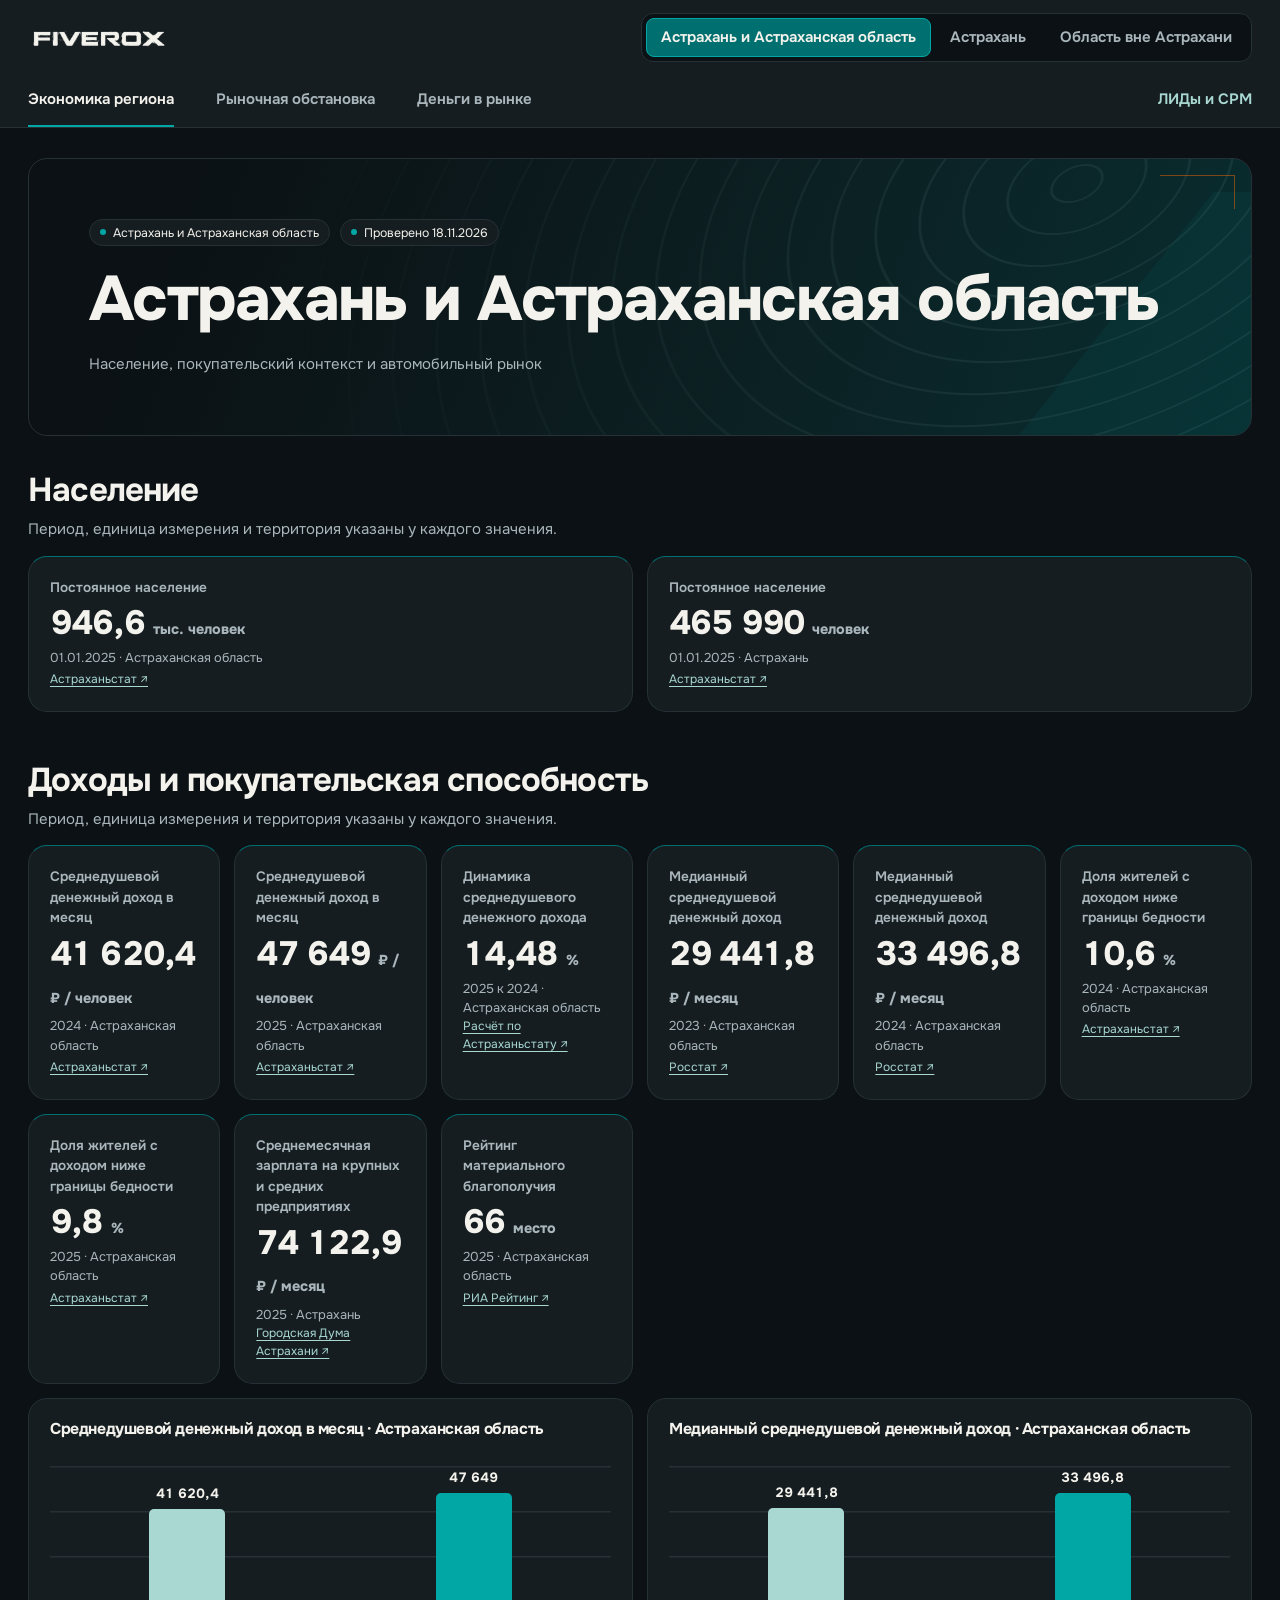
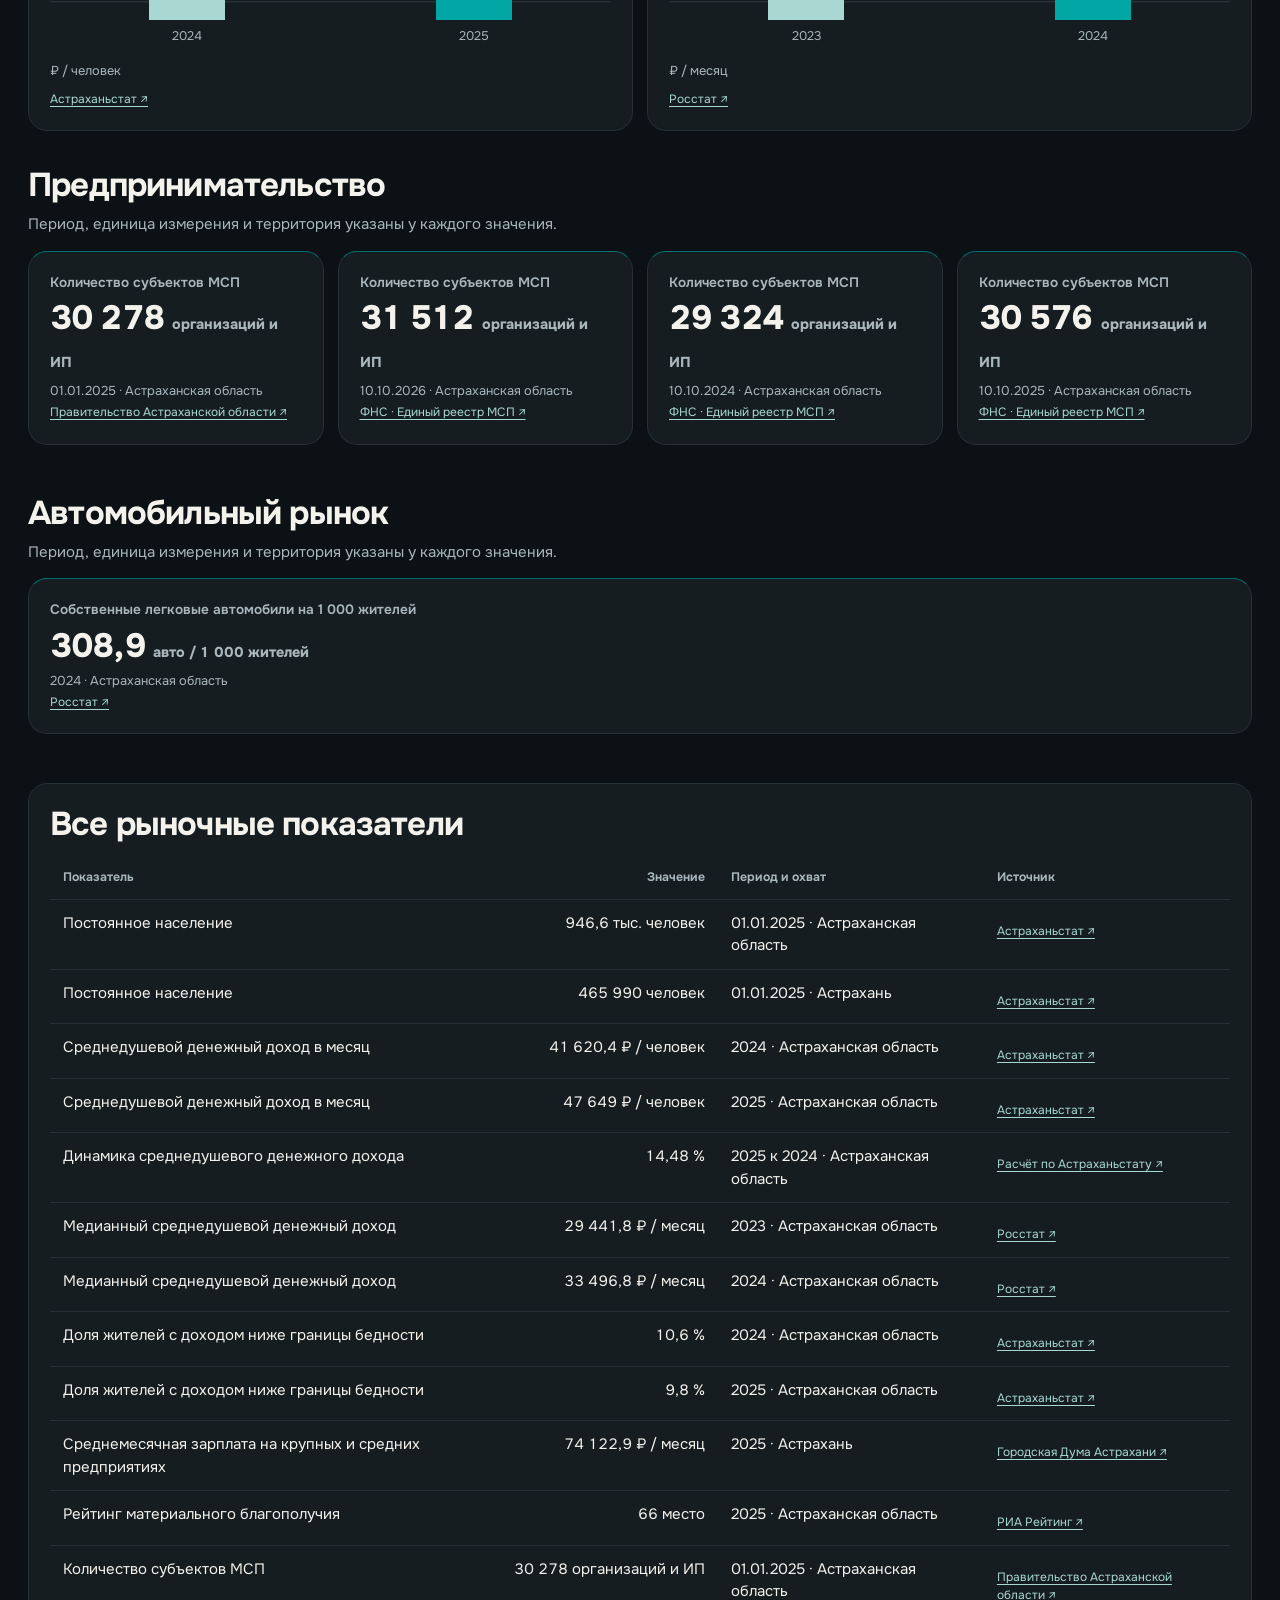
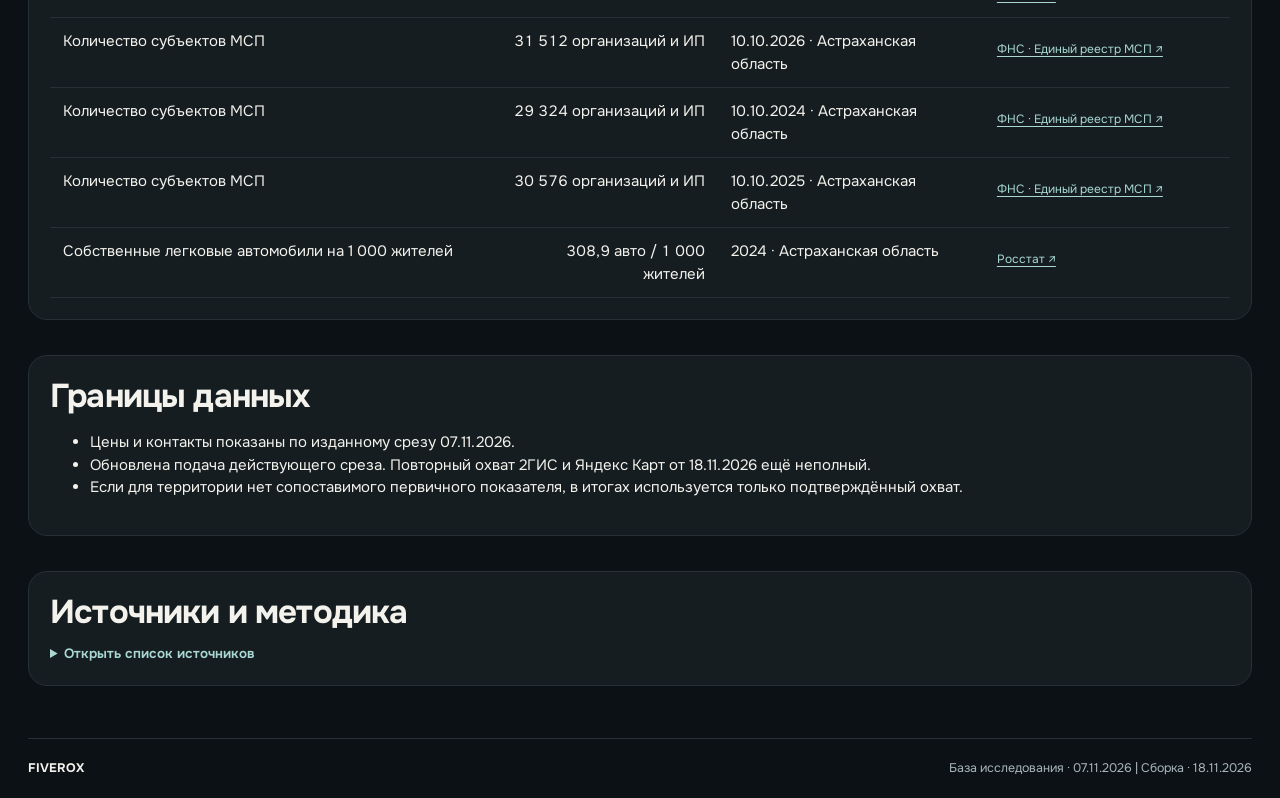
<file: index.html>
<!doctype html>
<html lang="ru">
<head>
  <meta charset="utf-8">
  <meta name="viewport" content="width=device-width,initial-scale=1">
  <meta name="theme-color" content="#0B1114">
  <meta name="build" content="astrakhan-20261118-regional-apex">
  <meta name="description" content="FIVEROX · Экономика региона, рыночная обстановка, калькулятор продаж и CRM.">
  <meta name="robots" content="noindex,nofollow">
  <title>FIVEROX · Астрахань и Астраханская область</title>
  <style>:root {
  --brand-obsidian: #0B1114;
  --brand-carbon: #151D21;
  --brand-graphite: #253037;
  --brand-apex-teal: #00A7A5;
  --brand-deep-teal: #006F70;
  --brand-ice-teal: #A9D8D3;
  --brand-cloud-mineral: #F4F2EC;
  --brand-titanium: #A9B6BC;
  --brand-apex-orange: #FF6A00;
  --brand-teal-wash: color-mix(in srgb, var(--brand-deep-teal) 30%, var(--brand-carbon));
  --brand-field-border: color-mix(in srgb, var(--brand-titanium) 52%, var(--brand-graphite));
}
@font-face{font-family:Onest;src:url("[data-uri]") format("woff2");font-weight:100 900;font-display:swap}
:root{
  color-scheme:dark;
  --base:var(--brand-obsidian);--surface:var(--brand-carbon);--edge:var(--brand-graphite);
  --cloud:var(--brand-cloud-mineral);--titanium:var(--brand-titanium);
  --teal:var(--brand-apex-teal);--deep-teal:var(--brand-deep-teal);--teal-light:var(--brand-ice-teal);--orange:var(--brand-apex-orange);
  --radius:19px;--shell:1320px;
  font:15px/1.5 Onest,Arial,sans-serif;
}
*{box-sizing:border-box}
body{margin:0;background:var(--base);color:var(--cloud);min-width:280px}
a{color:var(--teal-light);text-underline-offset:.22em}
button,input,select{font:inherit}
button{cursor:pointer}
a:focus-visible,button:focus-visible,input:focus-visible,summary:focus-visible{outline:2px solid var(--teal-light);outline-offset:4px}
h1,h2,h3,p{margin:0}
h1,h2,h3{line-height:1.18;letter-spacing:-.025em}
h1{font-size:clamp(2.1rem,5vw,4.2rem);font-weight:770}
h2{font-size:clamp(1.5rem,3vw,2.2rem)}
h3{font-size:1.05rem}
.shell{width:min(calc(100% - 56px),var(--shell));margin-inline:auto}
.skip{position:absolute;left:16px;top:12px;padding:10px;background:var(--surface);transform:translateY(-160%);z-index:2}
.skip:focus{transform:none}
.top{background:var(--surface);border-bottom:1px solid var(--edge)}
.top-inner,.territories,.sections{display:flex;align-items:center;gap:14px}
.top-inner{justify-content:space-between;min-height:75px}
.logo{display:inline-flex;flex:none;padding-block:8px}
.logo img{display:block;object-fit:cover;object-position:center bottom;width:146px;height:19px}
.territories{background:var(--base);border:1px solid var(--edge);padding:4px;border-radius:12px;gap:4px}
.territories a,.sections a{text-decoration:none;color:var(--titanium);font-weight:630;white-space:nowrap}
.territories a{padding:7px 14px;border:1px solid transparent;border-radius:8px}
.territories a[aria-current]{border-color:var(--teal);background:var(--deep-teal);color:var(--cloud)}
.sections{gap:clamp(15px,4vw,42px);overflow-x:auto;scrollbar-width:thin;padding-top:1px}
.sections a{padding:12px 0 14px;border-bottom:2px solid transparent}
.sections a:hover,.sections a[aria-current]{color:var(--cloud)}
.sections a[aria-current]{border-color:var(--teal)}
.sections a[data-section=crm]{margin-inline-start:auto;color:var(--teal-light)}
main{padding:30px 0 52px}
.hero{position:relative;isolation:isolate;overflow:hidden;min-height:218px;display:grid;align-content:center;gap:16px;padding:clamp(22px,5vw,60px);border-radius:var(--radius);border:1px solid var(--edge);background:linear-gradient(112deg,var(--base) 12%,color-mix(in srgb,var(--deep-teal) 30%,var(--base)) 100%);margin-bottom:26px}
.hero::before{content:"";position:absolute;z-index:-1;inset:-110% -5% -110% 39%;background:repeating-radial-gradient(ellipse at 67% 46%,transparent 0 17px,var(--teal-light) 18px 19px,transparent 20px 32px);transform:rotate(-24deg) scaleX(1.45);opacity:.08;mask-image:linear-gradient(100deg,transparent,#000 55%)}
.hero::after{content:"";position:absolute;z-index:-1;top:16px;right:16px;width:74px;height:33px;border-top:1px solid var(--orange);border-right:1px solid var(--orange);opacity:.47}
.hero .cut{position:absolute;z-index:-1;inset:auto 0 0 auto;width:19%;height:88%;clip-path:polygon(84% 0,100% 0,100% 100%,0 100%);background:var(--teal);opacity:.06;pointer-events:none}
.hero p{color:var(--titanium);max-width:60ch}
.hero-meta{display:flex;gap:10px;flex-wrap:wrap}
.tag{display:inline-flex;align-items:center;gap:7px;padding:5px 10px;background:var(--surface);border:1px solid var(--edge);border-radius:999px;color:var(--cloud);font-size:.82rem;line-height:1.3}
.tag::before{content:"";width:6px;height:6px;border-radius:50%;background:var(--teal)}
.block{margin-top:35px}
.block-head,.section-heading{margin-bottom:15px;display:flex;justify-content:space-between;gap:15px;align-items:flex-end}
.block-head p,.section-heading p{color:var(--titanium);max-width:74ch;margin-top:8px}
.metric-grid,.chart-grid,.calc-results{display:grid;gap:14px}
.metric-grid{grid-template-columns:repeat(auto-fit,minmax(min(190px,100%),1fr))}
.chart-grid{grid-template-columns:repeat(auto-fit,minmax(min(350px,100%),1fr));margin-top:14px}
.card,.metric,.result{background:var(--surface);border:1px solid var(--edge);border-radius:var(--radius);padding:21px;min-width:0}
.metric{display:flex;flex-direction:column;gap:6px;border-top-color:var(--deep-teal)}
.metric dt{color:var(--titanium);font-size:.91rem;font-weight:620}
.metric dd{margin:0;font-size:clamp(1.55rem,3.5vw,2.25rem);font-weight:760;line-height:1.12;letter-spacing:-.055em;font-variant-numeric:tabular-nums}
.metric dd small{font-size:.96rem;letter-spacing:0;color:var(--titanium)}
.metric p,.fine,.chart-note,.calc-note,.scope-note{color:var(--titanium);font-size:.86rem}
.metric a{font-size:.8rem;margin-top:auto}
.metric-grid dl{margin:0}
.chart-head{display:grid;gap:6px;margin-bottom:17px}
.chart-head p,.chart-note{color:var(--titanium)}
.chart-note{margin-top:15px}
.source-ref{display:inline-block;font-size:.8rem;margin-top:10px}
.donut-grid{display:grid;grid-template-columns:minmax(112px,156px) minmax(0,1fr);gap:20px;align-items:center}
.donut{width:100%;aspect-ratio:1;position:relative;display:grid;place-items:center;margin:auto;border-radius:50%}
.donut::before{content:"";position:absolute;inset:17%;border-radius:50%;background:var(--surface);box-shadow:0 0 0 1px var(--edge)}
.donut-center{position:relative;text-align:center;font-size:clamp(.86rem,2.4vw,1.4rem);font-weight:760;font-variant-numeric:tabular-nums}
.legend,.bars{margin:0;padding:0;list-style:none;display:grid;gap:10px}
.legend li{display:grid;grid-template-columns:9px minmax(0,1fr) auto;gap:8px;align-items:center}
.legend-dot{width:8px;height:8px;border-radius:50%;background:var(--datum)}
.legend span,.bars span{font-size:.86rem}
.legend strong,.bars strong{font-variant-numeric:tabular-nums;text-align:right;white-space:nowrap}
.legend strong small{display:block;font-size:.75rem;color:var(--titanium);font-weight:500}
.bar-row{display:flex;justify-content:space-between;gap:10px}
.track{height:8px;background:var(--edge);border-radius:999px;overflow:hidden;margin-top:5px}
.track span{display:block;height:100%;border-radius:inherit;background:var(--teal)}
.columns{display:grid;grid-auto-flow:column;grid-auto-columns:minmax(0,1fr);gap:12px;height:190px;padding:12px 0 0;background:repeating-linear-gradient(0deg,transparent 0 43px,var(--edge) 44px 45px)}
.column{display:grid;grid-template-rows:minmax(0,1fr) auto;min-width:0;text-align:center}
.column-plot{height:100%;display:flex;flex-direction:column;justify-content:end;align-items:center;gap:5px}
.column-plot span{display:block;background:var(--teal);width:min(64%,76px);border-radius:5px 5px 0 0;min-height:3px}
.column:nth-child(odd) .column-plot span{background:var(--teal-light)}
.column-plot strong{font-size:.9rem;font-variant-numeric:tabular-nums;white-space:nowrap}
.column small{padding-top:7px;background:var(--surface);color:var(--titanium)}
.table-wrap{width:100%;overflow:auto;margin-top:12px}
table{width:100%;border-collapse:collapse;text-align:left}
th,td{padding:12px 13px;border-bottom:1px solid var(--edge);vertical-align:top}
th{font-size:.82rem;color:var(--titanium);font-weight:660}
td.numeric,th.numeric{text-align:right;font-variant-numeric:tabular-nums}
td strong{color:var(--cloud)}
.range-table{min-width:490px}
.source-details{margin-top:12px}
.source-details summary{color:var(--teal-light);font-size:.9rem;font-weight:620;cursor:pointer}
.source-list{display:grid;gap:10px;margin-top:13px;padding-left:22px}
.source-list p{color:var(--titanium)}
.scope-note{margin-top:13px}
.footer{display:flex;justify-content:space-between;gap:12px;flex-wrap:wrap;border-top:1px solid var(--edge);padding-block:20px;color:var(--titanium);font-size:.83rem}
.footer strong{color:var(--cloud)}
.button,.quick-picks button,.scenario-table button{display:inline-flex;justify-content:center;align-items:center;border-radius:9px;border:1px solid var(--brand-field-border);background:var(--brand-teal-wash);color:var(--cloud);padding:9px 13px;font-weight:650;text-decoration:none}
.button.primary{background:var(--orange);border-color:var(--orange);color:var(--base)}
.button.secondary{background:var(--surface)}
.button:hover,.quick-picks button:hover,.scenario-table button:hover{background:var(--edge);border-color:var(--teal-light)}
.button.primary:hover{background:var(--cloud);border-color:var(--orange)}
.button.small{font-size:.82rem;padding:6px 9px}
.callout{padding:14px 16px;background:var(--brand-teal-wash);border-radius:11px;border-left:2px solid var(--teal);margin-top:14px}
.callout p{margin-top:6px}
.note{border-left:2px solid var(--orange);padding-left:11px;color:var(--titanium)}
.crm-tab{padding-bottom:40px}
.crm-heading{padding-block:22px}
.crm-heading h1{font-size:clamp(1.5rem,3vw,2.2rem)}
.crm-frame{display:block;width:100%;height:78vh;min-height:470px;border:1px solid var(--edge);border-radius:var(--radius);background:var(--surface)}
.honeycomb{position:relative;isolation:isolate;overflow:hidden}
.honeycomb::before{content:"";position:absolute;inset:0 0 0 48%;z-index:-1;opacity:.08;mask-image:linear-gradient(90deg,transparent,#000);background-image:linear-gradient(30deg,var(--teal-light) 1px,transparent 1px),linear-gradient(150deg,var(--teal-light) 1px,transparent 1px),linear-gradient(30deg,var(--teal-light) 1px,transparent 1px),linear-gradient(150deg,var(--teal-light) 1px,transparent 1px),linear-gradient(60deg,transparent 71%,var(--teal-light) 72% 74%,transparent 75%),linear-gradient(60deg,transparent 71%,var(--teal-light) 72% 74%,transparent 75%);background-size:35px 60px;background-position:0 0,0 0,17.5px 30px,17.5px 30px,0 0,17.5px 30px}
.basket-card,.calc-layout{display:grid;grid-template-columns:minmax(0,1fr) minmax(0,1fr);gap:18px}
.basket-card{border-color:var(--deep-teal);background:linear-gradient(115deg,var(--brand-teal-wash),var(--surface));margin-bottom:16px}
.basket-card h3{font-size:1.65rem;margin-block:8px}
.basket-caption{color:var(--teal-light);font-weight:660}
.basket-mini{display:grid;gap:8px}
.basket-mini>div,.range-ends,.margin-line,.progress-caption{display:flex;align-items:center;justify-content:space-between;gap:12px}
.basket-mini>div{border-bottom:1px solid var(--edge);padding-bottom:4px}
.basket-mini span,.range-ends{font-size:.85rem;color:var(--titanium)}
.calc-inputs>label{font-weight:620}
.points-control{display:flex;align-items:center;gap:12px;margin:12px 0}
input[type=number]{width:100%;border:1px solid var(--brand-field-border);border-radius:8px;background:var(--base);color:var(--cloud);padding:8px 10px}
.points-control input{max-width:130px;font-size:1.27rem}
input[type=range]{accent-color:var(--teal);width:100%}
.quick-picks,.row-actions{display:flex;flex-wrap:wrap;gap:8px;margin-block:12px}
.margin-line{margin-bottom:8px}
.margin-line input{max-width:94px}
.progress-card{padding:11px 12px;background:var(--base);border-radius:11px;margin-top:10px}
.progress-card .fine,.calc-note{margin-top:8px}
.result .big-number{font-size:clamp(1.25rem,2.8vw,2rem);font-weight:750;margin-block:6px;color:var(--teal-light)}
.result.primary{border-color:var(--deep-teal);background:var(--brand-teal-wash)}
.result small{color:var(--titanium)}
.calc-results{grid-template-columns:repeat(2,minmax(0,1fr))}
.calc-basket,.wide-card{margin-top:16px}
.card-head{display:flex;gap:12px;flex-wrap:wrap;align-items:center;justify-content:space-between}
.basket-table,.scenario-table{min-width:520px}
.basket-settings{margin-bottom:16px}
.basket-settings-grid{display:grid;grid-template-columns:repeat(3,minmax(0,1fr));gap:12px;margin-top:14px}
.basket-product{display:grid;grid-template-columns:repeat(2,minmax(0,1fr));gap:10px;margin:0;padding:6px 12px 12px;min-width:0;border:1px solid var(--edge);border-radius:11px}
.basket-product legend{padding-inline:5px;font-weight:650}
.basket-settings-footer{display:flex;align-items:center;justify-content:space-between;flex-wrap:wrap;gap:10px;margin-top:12px}
.basket-settings-footer input{max-width:160px}
.basket-settings-footer .fine{margin-top:5px}
.field{display:grid;gap:4px;font-size:.86rem;margin-top:5px}
.scenario-table button{padding:2px 7px}
.muted{color:var(--titanium)}
#toast{display:none;position:fixed;z-index:2;bottom:18px;right:18px;max-width:calc(100% - 36px);padding:10px 14px;background:var(--surface);border:1px solid var(--edge);border-radius:9px}
#toast.show{display:block}
.embedded .top,.embedded .footer{display:none}
.embedded main{padding-block:16px}
@media(max-width:780px){
  .shell{width:calc(100% - 32px)}
  .calc-layout,.basket-card{grid-template-columns:1fr}
  .section-heading,.block-head{align-items:flex-start;flex-direction:column}
  .basket-product{grid-template-columns:1fr}
}
@media(max-width:490px){
  .shell{width:calc(100% - 24px)}
  .top-inner{flex-wrap:wrap;gap:2px;min-height:0;padding-block:10px}
  .territories{flex:1 1 100%}
  .territories a{text-align:center;flex:1;padding-inline:5px}
  .sections{gap:13px}
  .sections a{font-size:.78rem;white-space:normal;line-height:1.24}
  .sections a[data-section=crm]{margin:0}
  main{padding-top:14px}
  .hero{min-height:0}
  .card,.metric,.result{padding:14px}
  .metric-grid{grid-template-columns:repeat(2,minmax(0,1fr));gap:8px}
  .metric dd{font-size:1.4rem;overflow-wrap:anywhere}
  .metric dd small{font-size:.78rem}
  .donut-grid{grid-template-columns:minmax(74px,100px) minmax(0,1fr);gap:12px}
  .columns{gap:6px}
  .column-plot strong{font-size:.74rem}
  .basket-settings-grid{grid-template-columns:1fr}
  .basket-product{grid-template-columns:repeat(2,minmax(0,1fr))}
}
.kbr-catalog-layout { display:grid; grid-template-columns:minmax(208px, .7fr) minmax(0, 2.3fr); gap:16px; margin:20px 0; align-items:start; }
.kbr-catalog-nav { display:grid; gap:12px; }
.kbr-catalog-nav .button { justify-self:start; }
.kbr-search { display:grid; grid-template-columns:2fr 1fr 1fr; gap:12px; }
.kbr-search label { display:grid; gap:7px; font-size:.9rem; }
.kbr-search input,.kbr-search select { min-width:0; border:1px solid var(--brand-graphite); border-radius:7px; background:var(--brand-obsidian); color:var(--brand-cloud-mineral); padding:10px; font:inherit; }
.kbr-catalog-list { display:grid; grid-template-columns:repeat(2,minmax(0,1fr)); gap:12px; }
.kbr-lead { overflow-wrap:anywhere; }
.kbr-lead h3 { margin:7px 0; }
.kbr-lead small { color:var(--brand-titanium); }
.kbr-lead p { margin:7px 0; }
.kbr-lead-links,.kbr-pager { display:flex; flex-wrap:wrap; gap:12px; }
.kbr-pager button:disabled { opacity:.45; cursor:default; }
.embedded .kbr-catalog-nav { display:grid; }
@media(max-width:780px) { .kbr-catalog-layout { grid-template-columns:1fr; } .kbr-catalog-list { grid-template-columns:1fr; } }
@media(max-width:560px) { .kbr-search { grid-template-columns:1fr; } }
@media(max-width:780px){.territories{min-width:0;align-items:stretch}.territories a{white-space:normal;min-width:0;overflow-wrap:anywhere;display:grid;place-items:center}}</style>
</head>
<body>
  <a class="skip" href="#main">К содержимому</a>
  <header class="top">
    <div class="shell top-inner">
      <a class="logo" href="#market" aria-label="FIVEROX · Экономика региона">
        <img src="[data-uri]" width="146" height="19" alt="FIVEROX">
      </a>
      <nav class="territories" aria-label="Территория">
        <a href="?area=region#market" data-area="region">Астрахань и Астраханская область</a>
        <a href="?area=astrakhan#market" data-area="astrakhan">Астрахань</a>
        <a href="?area=other#market" data-area="other">Область вне Астрахани</a>
      </nav>
    </div>
    <nav class="shell sections" aria-label="Разделы">
      <a href="#market" data-section="market">Экономика региона</a>
      <a href="#overview" data-section="overview">Рыночная обстановка</a>
      <a href="#model" data-section="model">Деньги в рынке</a>
      <a href="#crm" data-section="crm">ЛИДы и СРМ</a>
    </nav>
  </header>
  <main class="shell" id="main" tabindex="-1"></main>
  <section class="shell crm-tab" id="crmTab" aria-labelledby="crmTitle" tabindex="-1" hidden>
    <div class="crm-heading"><h1 id="crmTitle">ЛИДы и СРМ</h1></div>
    <p id="crmLoading" role="status" hidden>Открываю кабинет…</p>
  </section>
  <footer class="shell footer">
    <strong>FIVEROX</strong>
    <span id="footerDate"></span>
  </footer>
  <p id="toast" role="status" aria-live="polite"></p>
  <script id="public-data" type="application/json">{"revision":"astrakhan-20261118-regional-apex","dataDate":"2026-11-07","researchDate":"2026-11-18","contacts":{"Y-165758096001":{"id":"Y-165758096001","name":"30rus","city":"Астрахань","address":"Латвийская улица, 36/1","phone":"+79093742933, +79617980043","source":"Яндекс","url":"https://yandex.ru/maps/org/165758096001/","twoGisUrl":"","profile":"Тонировка","wrap":false,"tint":true,"prices":[]},"1126428188221039":{"id":"1126428188221039","name":"Абсолют","city":"Астрахань","address":"улица Пушкина, 10/1","phone":"+79086159900, +79050604620","source":"2ГИС","url":"","twoGisUrl":"https://2gis.ru/astrakhan/firm/1126428188221039","profile":"Обе услуги","wrap":true,"tint":true,"prices":[]},"Y-26114251644":{"id":"Y-26114251644","name":"Абсолют","city":"Астрахань","address":"улица Пушкина, 10","phone":"+78512759900","source":"Яндекс","url":"https://yandex.ru/maps/org/26114251644/","twoGisUrl":"","profile":"Тонировка","wrap":false,"tint":true,"prices":[]},"1126429188343729":{"id":"1126429188343729","name":"АВАЛОН","city":"Астрахань","address":"Моздокская улица, 53д","phone":"+78512999666, +78512299000","source":"2ГИС","url":"","twoGisUrl":"https://2gis.ru/astrakhan/firm/1126429188343729","profile":"Обе услуги","wrap":true,"tint":true,"prices":[]},"70000001056092456":{"id":"70000001056092456","name":"АвтоАптека","city":"Астрахань","address":"Моздокская улица, 32а","phone":"+79220473695","source":"2ГИС","url":"","twoGisUrl":"https://2gis.ru/astrakhan/firm/70000001056092456","profile":"Тонировка","wrap":false,"tint":true,"prices":[]},"70000001106136911":{"id":"70000001106136911","name":"АвтоМаляр_30","city":"Астрахань","address":"Кубанская улица, 78а","phone":"+79378882288, +79648822280","source":"2ГИС + Яндекс","url":"https://yandex.ru/maps/org/45552082348/","twoGisUrl":"https://2gis.ru/astrakhan/firm/70000001106136911","profile":"Тонировка","wrap":false,"tint":true,"prices":[]},"70000001100836262":{"id":"70000001100836262","name":"Автомаркет30","city":"Астрахань","address":"Аэропортовское шоссе, 55","phone":"+78512773377, +79275547032, +79061778887","source":"2ГИС + Яндекс","url":"https://yandex.ru/maps/org/130522452642/","twoGisUrl":"https://2gis.ru/astrakhan/firm/70000001100836262","profile":"Оклейка","wrap":true,"tint":false,"prices":[]},"Y-49259143042":{"id":"Y-49259143042","name":"Автосервис","city":"Астрахань","address":"Моздокская улица, 14","phone":"+79061778352","source":"Яндекс","url":"https://yandex.ru/maps/org/49259143042/","twoGisUrl":"","profile":"Тонировка","wrap":false,"tint":true,"prices":[]},"70000001038452778":{"id":"70000001038452778","name":"АвтоСити","city":"Астрахань","address":"Звёздная улица, 53а/1","phone":"+79996001312","source":"2ГИС","url":"","twoGisUrl":"https://2gis.ru/astrakhan/firm/70000001038452778","profile":"Оклейка","wrap":true,"tint":false,"prices":[{"leadId":"70000001038452778","service":"Поклейка бронепленкой","scope":"Объём не указан","value":4500,"type":"От","url":"https://2gis.ru/astrakhan/firm/70000001038452778/tab/prices","date":"2026-11-07","status":"Обновлено 17 июля 2026"}]},"Y-121448807377":{"id":"Y-121448807377","name":"АвтоСити","city":"Астрахань","address":"Звёздная улица, 53А","phone":"+79996001312","source":"Яндекс","url":"https://yandex.ru/maps/org/121448807377/","twoGisUrl":"","profile":"Оклейка","wrap":true,"tint":false,"prices":[]},"1126428187888676":{"id":"1126428187888676","name":"Автостекла на Бориса Алексеева","city":"Астрахань","address":"улица Куликова, 65а/2","phone":"+79086172077, +78512772077","source":"2ГИС + Яндекс","url":"https://yandex.ru/maps/org/162889096825/","twoGisUrl":"https://2gis.ru/astrakhan/firm/1126428187888676","profile":"Тонировка","wrap":false,"tint":true,"prices":[{"leadId":"1126428187888676","service":"Тонировка автостекла","scope":"Объём не указан","value":1500,"type":"Опубликовано","url":"https://yandex.ru/maps/org/162889096825/prices/","date":"2026-11-07","status":"Обновлено 17 августа. Источник: Представитель организации"}]},"Y-1131493065":{"id":"Y-1131493065","name":"Автостудия","city":"Астрахань","address":"улица Ахшарумова, 83А","phone":"+79053612611","source":"Яндекс","url":"https://yandex.ru/maps/org/1131493065/","twoGisUrl":"","profile":"Тонировка","wrap":false,"tint":true,"prices":[]},"Y-144968850918":{"id":"Y-144968850918","name":"Автохолдинг","city":"Астрахань","address":"Моздокская улица, 14","phone":"+79061778352","source":"Яндекс","url":"https://yandex.ru/maps/org/144968850918/","twoGisUrl":"","profile":"Тонировка","wrap":false,"tint":true,"prices":[]},"70000001031476941":{"id":"70000001031476941","name":"Агат","city":"Астрахань","address":"Туркменский переулок, 12Б","phone":"+78512482828","source":"2ГИС","url":"","twoGisUrl":"https://2gis.ru/astrakhan/firm/70000001031476941","profile":"Тонировка","wrap":false,"tint":true,"prices":[]},"70000001103966406":{"id":"70000001103966406","name":"АХМ","city":"Астрахань","address":"улица Куликова, 79а","phone":"+79608616006, +79962101500","source":"2ГИС","url":"","twoGisUrl":"https://2gis.ru/astrakhan/firm/70000001103966406","profile":"Тонировка","wrap":false,"tint":true,"prices":[]},"70000001103319934":{"id":"70000001103319934","name":"Блеск-гараж","city":"Астрахань","address":"2-я Дербентская улица, 43 блок 4","phone":"+79086166027","source":"2ГИС + Яндекс","url":"https://yandex.ru/maps/org/143539482150/","twoGisUrl":"https://2gis.ru/astrakhan/firm/70000001103319934","profile":"Оклейка","wrap":true,"tint":false,"prices":[]},"Y-174107690228":{"id":"Y-174107690228","name":"Бруклин","city":"Астрахань","address":"Украинская улица, 3Е1","phone":"+79963060016","source":"Яндекс","url":"https://yandex.ru/maps/org/174107690228/","twoGisUrl":"","profile":"Оклейка","wrap":true,"tint":false,"prices":[{"leadId":"Y-174107690228","service":"Локальная оклейка (Фары)","scope":"Фары, количество не указано","value":6000,"type":"Опубликовано","url":"https://yandex.ru/maps/org/174107690228/prices/","date":"2026-11-07","status":"Давно не обновлялось. Источник: Представитель организации"},{"leadId":"Y-174107690228","service":"Локальная оклейка (Капот)","scope":"Объём не указан","value":15000,"type":"Опубликовано","url":"https://yandex.ru/maps/org/174107690228/prices/","date":"2026-11-07","status":"Давно не обновлялось. Источник: Представитель организации"},{"leadId":"Y-174107690228","service":"Локальная оклейка (Передний бампер)","scope":"Объём не указан","value":15000,"type":"Опубликовано","url":"https://yandex.ru/maps/org/174107690228/prices/","date":"2026-11-07","status":"Давно не обновлялось. Источник: Представитель организации"},{"leadId":"Y-174107690228","service":"Локальная оклейка (Крылья — 2 шт.)","scope":"Объём не указан","value":16000,"type":"Опубликовано","url":"https://yandex.ru/maps/org/174107690228/prices/","date":"2026-11-07","status":"Давно не обновлялось. Источник: Представитель организации"},{"leadId":"Y-174107690228","service":"Локальная оклейка (Боковые зеркала — 1 шт.)","scope":"Объём не указан","value":3000,"type":"Опубликовано","url":"https://yandex.ru/maps/org/174107690228/prices/","date":"2026-11-07","status":"Давно не обновлялось. Источник: Представитель организации"},{"leadId":"Y-174107690228","service":"Локальная оклейка (Подручки)","scope":"Объём не указан","value":3000,"type":"Опубликовано","url":"https://yandex.ru/maps/org/174107690228/prices/","date":"2026-11-07","status":"Давно не обновлялось. Источник: Представитель организации"},{"leadId":"Y-174107690228","service":"Локальная оклейка (Зона погрузки)","scope":"Объём не указан","value":3000,"type":"Опубликовано","url":"https://yandex.ru/maps/org/174107690228/prices/","date":"2026-11-07","status":"Давно не обновлялось. Источник: Представитель организации"},{"leadId":"Y-174107690228","service":"Локальная оклейка (Полоска на крышу 30 см)","scope":"Объём не указан","value":3000,"type":"Опубликовано","url":"https://yandex.ru/maps/org/174107690228/prices/","date":"2026-11-07","status":"Давно не обновлялось. Источник: Представитель организации"},{"leadId":"Y-174107690228","service":"Локальная оклейка (Стойки лобового стекла)","scope":"Объём не указан","value":3000,"type":"Опубликовано","url":"https://yandex.ru/maps/org/174107690228/prices/","date":"2026-11-07","status":"Давно не обновлялось. Источник: Представитель организации"},{"leadId":"Y-174107690228","service":"Полная оклейка кузова PPF (Седан)","scope":"Весь автомобиль","value":190000,"type":"Опубликовано","url":"https://yandex.ru/maps/org/174107690228/prices/","date":"2026-11-07","status":"Давно не обновлялось. Источник: Представитель организации"},{"leadId":"Y-174107690228","service":"Полная оклейка кузова PPF (Кроссовер)","scope":"Весь автомобиль","value":215000,"type":"Опубликовано","url":"https://yandex.ru/maps/org/174107690228/prices/","date":"2026-11-07","status":"Давно не обновлялось. Источник: Представитель организации"},{"leadId":"Y-174107690228","service":"Полная оклейка кузова PPF (Джип)","scope":"Весь автомобиль","value":230000,"type":"Опубликовано","url":"https://yandex.ru/maps/org/174107690228/prices/","date":"2026-11-07","status":"Давно не обновлялось. Источник: Представитель организации"},{"leadId":"Y-174107690228","service":"Оклейка передней части и зон риска","scope":"Комплект зон риска, состав не указан","value":50000,"type":"Опубликовано","url":"https://yandex.ru/maps/org/174107690228/prices/","date":"2026-11-07","status":"Давно не обновлялось. Источник: Представитель организации"},{"leadId":"Y-174107690228","service":"Оклейка (смена цвета)","scope":"Объём не указан","value":230000,"type":"Опубликовано","url":"https://yandex.ru/maps/org/174107690228/prices/","date":"2026-11-07","status":"Давно не обновлялось. Источник: Представитель организации"},{"leadId":"Y-174107690228","service":"Оклейка заднего стекла в чёрный полиуретан","scope":"Объём не указан","value":10000,"type":"Опубликовано","url":"https://yandex.ru/maps/org/174107690228/prices/","date":"2026-11-07","status":"Давно не обновлялось. Источник: Представитель организации"},{"leadId":"Y-174107690228","service":"Оклейка лобового стекла (защитная полиуретановая плёнка)","scope":"Лобовое стекло","value":25000,"type":"Опубликовано","url":"https://yandex.ru/maps/org/174107690228/prices/","date":"2026-11-07","status":"Давно не обновлялось. Источник: Представитель организации"},{"leadId":"Y-174107690228","service":"Оклейка панорамы","scope":"Объём не указан","value":25000,"type":"Опубликовано","url":"https://yandex.ru/maps/org/174107690228/prices/","date":"2026-11-07","status":"Давно не обновлялось. Источник: Представитель организации"},{"leadId":"Y-174107690228","service":"Оклейка заднего стекла в защитную плёнку","scope":"Объём не указан","value":10000,"type":"Опубликовано","url":"https://yandex.ru/maps/org/174107690228/prices/","date":"2026-11-07","status":"Давно не обновлялось. Источник: Представитель организации"},{"leadId":"Y-174107690228","service":"Оклейка порогов и дверных карт в текстурную плёнку","scope":"Объём не указан","value":20000,"type":"Опубликовано","url":"https://yandex.ru/maps/org/174107690228/prices/","date":"2026-11-07","status":"Давно не обновлялось. Источник: Представитель организации"},{"leadId":"Y-174107690228","service":"Оклейка стекла приборной панели","scope":"Объём не указан","value":25000,"type":"Опубликовано","url":"https://yandex.ru/maps/org/174107690228/prices/","date":"2026-11-07","status":"Давно не обновлялось. Источник: Представитель организации"},{"leadId":"Y-174107690228","service":"Оклейка текстурного пластика","scope":"Объём не указан","value":20000,"type":"Опубликовано","url":"https://yandex.ru/maps/org/174107690228/prices/","date":"2026-11-07","status":"Давно не обновлялось. Источник: Представитель организации"}]},"70000001105291190":{"id":"70000001105291190","name":"Бункер","city":"Астрахань","address":"Соликамская улица, 80в","phone":"+79086105003","source":"2ГИС","url":"","twoGisUrl":"https://2gis.ru/astrakhan/firm/70000001105291190","profile":"Оклейка","wrap":true,"tint":false,"prices":[{"leadId":"70000001105291190","service":"Бронирование кузова антигравийной пленкой","scope":"Объём не указан","value":5000,"type":"От","url":"https://2gis.ru/astrakhan/firm/70000001105291190/tab/prices","date":"2026-11-07","status":"Обновлено 13 ноября 2025"}]},"70000001034218276":{"id":"70000001034218276","name":"Бункер","city":"Астрахань","address":"улица Бориса Алексеева, 49д/3","phone":"+79272820428, +78512620428","source":"2ГИС","url":"","twoGisUrl":"https://2gis.ru/astrakhan/firm/70000001034218276","profile":"Обе услуги","wrap":true,"tint":true,"prices":[{"leadId":"70000001034218276","service":"Бронирование кузова антигравийной пленкой","scope":"Объём не указан","value":5000,"type":"От","url":"https://2gis.ru/astrakhan/firm/70000001034218276/tab/prices","date":"2026-11-07","status":"Обновлено 15 октября 2026"},{"leadId":"70000001034218276","service":"Тонирование","scope":"Объём не указан","value":1000,"type":"От","url":"https://2gis.ru/astrakhan/firm/70000001034218276/tab/prices","date":"2026-11-07","status":"Обновлено 15 октября 2026"}]},"70000001020728447":{"id":"70000001020728447","name":"Два Брата","city":"Астрахань","address":"1-я Виноградная улица, 1Б","phone":"+79275531808, +79673386026, +79093730339, +79170800993","source":"2ГИС + Яндекс","url":"https://yandex.ru/maps/org/230671660621/","twoGisUrl":"https://2gis.ru/astrakhan/firm/70000001020728447","profile":"Обе услуги","wrap":true,"tint":true,"prices":[{"leadId":"70000001020728447","service":"Бронирование фар полиуретаном (легковые)","scope":"Фары, количество не указано","value":3000,"type":"Опубликовано","url":"https://yandex.ru/maps/org/230671660621/prices/","date":"2026-11-07","status":"Давно не обновлялось. Источник: Представитель организации"},{"leadId":"70000001020728447","service":"Тонировка полукруг \"бюджет\" (легковые)","scope":"Объём не указан","value":4000,"type":"Опубликовано","url":"https://yandex.ru/maps/org/230671660621/prices/","date":"2026-11-07","status":"Давно не обновлялось. Источник: Представитель организации"},{"leadId":"70000001020728447","service":"Тонировка полукруг \"Премиум\" (легковые)","scope":"Объём не указан","value":6500,"type":"Опубликовано","url":"https://yandex.ru/maps/org/230671660621/prices/","date":"2026-11-07","status":"Давно не обновлялось. Источник: Представитель организации"},{"leadId":"70000001020728447","service":"Тонировка полукруг атермальной пленкой (легковые)","scope":"Объём не указан","value":7000,"type":"Опубликовано","url":"https://yandex.ru/maps/org/230671660621/prices/","date":"2026-11-07","status":"Давно не обновлялось. Источник: Представитель организации"},{"leadId":"70000001020728447","service":"Тонировка полукруг антимаскитной сетки (легковые)","scope":"Объём не указан","value":3000,"type":"Опубликовано","url":"https://yandex.ru/maps/org/230671660621/prices/","date":"2026-11-07","status":"Давно не обновлялось. Источник: Представитель организации"},{"leadId":"70000001020728447","service":"Бронирование фар полиуретаном (паркетники)","scope":"Фары, количество не указано","value":7000,"type":"Опубликовано","url":"https://yandex.ru/maps/org/230671660621/prices/","date":"2026-11-07","status":"Давно не обновлялось. Источник: Представитель организации"},{"leadId":"70000001020728447","service":"Тонировка полукруг \"бюджет\" (паркетники)","scope":"Объём не указан","value":4000,"type":"Опубликовано","url":"https://yandex.ru/maps/org/230671660621/prices/","date":"2026-11-07","status":"Давно не обновлялось. Источник: Представитель организации"},{"leadId":"70000001020728447","service":"Тонировка полукруг \"Премиум\" (паркетники)","scope":"Объём не указан","value":6500,"type":"Опубликовано","url":"https://yandex.ru/maps/org/230671660621/prices/","date":"2026-11-07","status":"Давно не обновлялось. Источник: Представитель организации"},{"leadId":"70000001020728447","service":"Тонировка полукруг атермальной пленкой (паркетники)","scope":"Объём не указан","value":7000,"type":"Опубликовано","url":"https://yandex.ru/maps/org/230671660621/prices/","date":"2026-11-07","status":"Давно не обновлялось. Источник: Представитель организации"},{"leadId":"70000001020728447","service":"Тонировка полукруг антимаскитной сетки (паркетники)","scope":"Объём не указан","value":5000,"type":"Опубликовано","url":"https://yandex.ru/maps/org/230671660621/prices/","date":"2026-11-07","status":"Давно не обновлялось. Источник: Представитель организации"},{"leadId":"70000001020728447","service":"Бронирование фар полиуретаном (джипы)","scope":"Фары, количество не указано","value":3000,"type":"Опубликовано","url":"https://yandex.ru/maps/org/230671660621/prices/","date":"2026-11-07","status":"Давно не обновлялось. Источник: Представитель организации"},{"leadId":"70000001020728447","service":"Тонировка полукруг \"бюджет\" (джипы)","scope":"Объём не указан","value":4000,"type":"Опубликовано","url":"https://yandex.ru/maps/org/230671660621/prices/","date":"2026-11-07","status":"Давно не обновлялось. Источник: Представитель организации"},{"leadId":"70000001020728447","service":"Тонировка полукруг \"Премиум\" (джипы)","scope":"Объём не указан","value":6500,"type":"Опубликовано","url":"https://yandex.ru/maps/org/230671660621/prices/","date":"2026-11-07","status":"Давно не обновлялось. Источник: Представитель организации"},{"leadId":"70000001020728447","service":"Тонировка полукруг атермальной пленкой (джипы)","scope":"Объём не указан","value":7000,"type":"Опубликовано","url":"https://yandex.ru/maps/org/230671660621/prices/","date":"2026-11-07","status":"Давно не обновлялось. Источник: Представитель организации"},{"leadId":"70000001020728447","service":"Тонировка полукруг антимаскитной сетким (джипы)","scope":"Объём не указан","value":3000,"type":"Опубликовано","url":"https://yandex.ru/maps/org/230671660621/prices/","date":"2026-11-07","status":"Давно не обновлялось. Источник: Представитель организации"},{"leadId":"70000001020728447","service":"Бронирование фар полиуретаном (минивены)","scope":"Фары, количество не указано","value":9000,"type":"Опубликовано","url":"https://yandex.ru/maps/org/230671660621/prices/","date":"2026-11-07","status":"Давно не обновлялось. Источник: Представитель организации"},{"leadId":"70000001020728447","service":"Тонировка полукруг \"бюджет\" (минивены) | Район Советский","scope":"Объём не указан","value":4000,"type":"Опубликовано","url":"https://yandex.ru/maps/org/230671660621/prices/","date":"2026-11-07","status":"Давно не обновлялось. Источник: Представитель организации"},{"leadId":"70000001020728447","service":"Тонировка полукруг \"Премиум\" (минивены) | Район Советский","scope":"Объём не указан","value":7500,"type":"Опубликовано","url":"https://yandex.ru/maps/org/230671660621/prices/","date":"2026-11-07","status":"Давно не обновлялось. Источник: Представитель организации"},{"leadId":"70000001020728447","service":"Тонировка полукруг атермальной пленкой (минивены) | Район Советский","scope":"Объём не указан","value":8000,"type":"Опубликовано","url":"https://yandex.ru/maps/org/230671660621/prices/","date":"2026-11-07","status":"Давно не обновлялось. Источник: Представитель организации"},{"leadId":"70000001020728447","service":"Тонировка полукруг антимаскитной сетки (минивены) | Район Советский","scope":"Объём не указан","value":5000,"type":"Опубликовано","url":"https://yandex.ru/maps/org/230671660621/prices/","date":"2026-11-07","status":"Давно не обновлялось. Источник: Представитель организации"}]},"Y-117721506354":{"id":"Y-117721506354","name":"Депо 12","city":"Астрахань","address":"улица Джона Рида, 12Г/1","phone":"+79270727200","source":"Яндекс","url":"https://yandex.ru/maps/org/117721506354/","twoGisUrl":"","profile":"Оклейка","wrap":true,"tint":false,"prices":[{"leadId":"Y-117721506354","service":"Оклейка защитной пленкой порогов авто","scope":"Объём не указан","value":7000,"type":"Опубликовано","url":"https://yandex.ru/maps/org/117721506354/prices/","date":"2026-11-07","status":"Источник: Сервисы онлайн-записи, партнеры Яндекса"},{"leadId":"Y-117721506354","service":"Оклейка зоны погрузки багажника защитной пленкой","scope":"Объём не указан","value":3000,"type":"Опубликовано","url":"https://yandex.ru/maps/org/117721506354/prices/","date":"2026-11-07","status":"Источник: Сервисы онлайн-записи, партнеры Яндекса"},{"leadId":"Y-117721506354","service":"Оклейка, бронирование автомобиля.","scope":"Объём не указан","value":10000,"type":"Опубликовано","url":"https://yandex.ru/maps/org/117721506354/prices/","date":"2026-11-07","status":"Источник: Сервисы онлайн-записи, партнеры Яндекса"}]},"70000001006368283":{"id":"70000001006368283","name":"Детейлер","city":"Астрахань","address":"Моздокская улица, 53 лит7/1","phone":"+78512621877, +79272821877","source":"2ГИС","url":"","twoGisUrl":"https://2gis.ru/astrakhan/firm/70000001006368283","profile":"Тонировка","wrap":false,"tint":true,"prices":[]},"70000001118095724":{"id":"70000001118095724","name":"Джили Бизнес Кар","city":"Астрахань","address":"Аэропортовское шоссе, 48","phone":"+78512223716","source":"2ГИС","url":"","twoGisUrl":"https://2gis.ru/astrakhan/firm/70000001118095724","profile":"Тонировка","wrap":false,"tint":true,"prices":[]},"70000001110509011":{"id":"70000001110509011","name":"ДиvАвто","city":"Астрахань","address":"улица Деминского, 8а/2","phone":"+79171940111, +79113079820","source":"2ГИС + Яндекс","url":"https://yandex.ru/maps/org/103079534919/","twoGisUrl":"https://2gis.ru/astrakhan/firm/70000001110509011","profile":"Тонировка","wrap":false,"tint":true,"prices":[]},"Y-197632268760":{"id":"Y-197632268760","name":"ДК детейлинг студия","city":"Астрахань","address":"Украинская улица, 3лит1","phone":"+79375050228, +79619757430","source":"Яндекс","url":"https://yandex.ru/maps/org/197632268760/","twoGisUrl":"","profile":"Обе услуги","wrap":true,"tint":true,"prices":[]},"70000001112756167":{"id":"70000001112756167","name":"Доброе Имя","city":"Астрахань","address":"улица Софьи Перовской, 155а","phone":"+79280364632","source":"2ГИС + Яндекс","url":"https://yandex.ru/maps/org/151143658475/","twoGisUrl":"https://2gis.ru/astrakhan/firm/70000001112756167","profile":"Оклейка","wrap":true,"tint":false,"prices":[{"leadId":"70000001112756167","service":"Бронирование кузова в антигравийную пленку","scope":"Объём не указан","value":4000,"type":"Опубликовано","url":"https://2gis.ru/astrakhan/firm/70000001112756167/tab/prices","date":"2026-11-07","status":"Обновлено 9 августа 2026"}]},"70000001036310632":{"id":"70000001036310632","name":"Злые Частоты","city":"Астрахань","address":"улица Рождественского, 5л","phone":"+79270782232","source":"2ГИС + Яндекс","url":"https://yandex.ru/maps/org/52245331699/","twoGisUrl":"https://2gis.ru/astrakhan/firm/70000001036310632","profile":"Оклейка","wrap":true,"tint":false,"prices":[]},"1126428188083364":{"id":"1126428188083364","name":"КИА Нахимовский","city":"Астрахань","address":"улица Адмирала Нахимова, 76","phone":"+78512317800","source":"2ГИС","url":"","twoGisUrl":"https://2gis.ru/astrakhan/firm/1126428188083364","profile":"Тонировка","wrap":false,"tint":true,"prices":[]},"70000001083544062":{"id":"70000001083544062","name":"Колесо","city":"Астрахань","address":"улица Николая Островского, 148д","phone":"+78512238014","source":"2ГИС","url":"","twoGisUrl":"https://2gis.ru/astrakhan/firm/70000001083544062","profile":"Тонировка","wrap":false,"tint":true,"prices":[]},"Y-222466308464":{"id":"Y-222466308464","name":"Кузовной эстет","city":"Астрахань","address":"Минусинская улица, 8","phone":"+79371265656","source":"Яндекс","url":"https://yandex.ru/maps/org/222466308464/","twoGisUrl":"","profile":"Оклейка","wrap":true,"tint":false,"prices":[]},"1126429188284872":{"id":"1126429188284872","name":"Лексус-Астрахань","city":"Астрахань","address":"Аэропортовское шоссе, 48","phone":"+78512990820","source":"2ГИС","url":"","twoGisUrl":"https://2gis.ru/astrakhan/firm/1126429188284872","profile":"Тонировка","wrap":false,"tint":true,"prices":[]},"70000001118871748":{"id":"70000001118871748","name":"м111мо reydov","city":"Астрахань","address":"Туркменский переулок, 20","phone":"+79379033633","source":"2ГИС","url":"","twoGisUrl":"https://2gis.ru/astrakhan/firm/70000001118871748","profile":"Тонировка","wrap":false,"tint":true,"prices":[]},"Y-174988445011":{"id":"Y-174988445011","name":"Мастер-сервис","city":"Астрахань","address":"Хибинская улица, 4А","phone":"+79272822290","source":"Яндекс","url":"https://yandex.ru/maps/org/174988445011/","twoGisUrl":"","profile":"Тонировка","wrap":false,"tint":true,"prices":[]},"70000001118106324":{"id":"70000001118106324","name":"Мастерская автотюнинга","city":"Астрахань","address":"Новороссийская улица, 81","phone":"","source":"2ГИС","url":"","twoGisUrl":"https://2gis.ru/astrakhan/firm/70000001118106324","profile":"Оклейка","wrap":true,"tint":false,"prices":[]},"Y-36148635333":{"id":"Y-36148635333","name":"Платина","city":"Астрахань","address":"6-я Литейная улица, 96Г","phone":"+79673339799","source":"Яндекс","url":"https://yandex.ru/maps/org/36148635333/","twoGisUrl":"","profile":"Оклейка","wrap":true,"tint":false,"prices":[]},"Y-109990451893":{"id":"Y-109990451893","name":"Платина","city":"Астрахань","address":"улица Адмирала Нахимова, 70В/1","phone":"+79673339799","source":"Яндекс","url":"https://yandex.ru/maps/org/109990451893/","twoGisUrl":"","profile":"Обе услуги","wrap":true,"tint":true,"prices":[]},"Y-78948071558":{"id":"Y-78948071558","name":"Прайм","city":"Астрахань","address":"Кооперативная улица, 54, стр. 1","phone":"+79608528858","source":"Яндекс","url":"https://yandex.ru/maps/org/78948071558/","twoGisUrl":"","profile":"Оклейка","wrap":true,"tint":false,"prices":[]},"Y-67929182258":{"id":"Y-67929182258","name":"Премиум","city":"Астрахань","address":"улица Куликова, 20","phone":"+79261111907, +79275640555","source":"Яндекс","url":"https://yandex.ru/maps/org/67929182258/","twoGisUrl":"","profile":"Оклейка","wrap":true,"tint":false,"prices":[{"leadId":"Y-67929182258","service":"Бронирование фар","scope":"Одна фара","value":1000,"type":"Опубликовано","url":"https://yandex.ru/maps/org/67929182258/prices/","date":"2026-11-07","status":"Давно не обновлялось. Источник: Представитель организации"}]},"Y-62940861199":{"id":"Y-62940861199","name":"Ракета","city":"Астрахань","address":"улица Белинского, 5","phone":"+79678307212, +79608540843","source":"Яндекс","url":"https://yandex.ru/maps/org/62940861199/","twoGisUrl":"","profile":"Обе услуги","wrap":true,"tint":true,"prices":[{"leadId":"Y-62940861199","service":"Антигравийная защита кузова пленкой","scope":"Объём не указан","value":50000,"type":"Опубликовано","url":"https://yandex.ru/maps/org/62940861199/prices/","date":"2026-11-07","status":"Давно не обновлялось. Источник: Представитель организации"}]},"70000001049701317":{"id":"70000001049701317","name":"РАКЕТА","city":"Астрахань","address":"улица Белинского, 7","phone":"+79061799001, +79608540843, +79678307212","source":"2ГИС","url":"","twoGisUrl":"https://2gis.ru/astrakhan/firm/70000001049701317","profile":"Обе услуги","wrap":true,"tint":true,"prices":[{"leadId":"70000001049701317","service":"Бронирование кузова антигравийными плёнками","scope":"Объём не указан","value":3000,"type":"От","url":"https://2gis.ru/astrakhan/firm/70000001049701317/tab/prices","date":"2026-11-07","status":"Обновлено 14 марта 2026"}]},"Y-128567705336":{"id":"Y-128567705336","name":"Сапсан","city":"Астрахань","address":"Автозаправочная улица, 7К","phone":"+79171744497","source":"Яндекс","url":"https://yandex.ru/maps/org/128567705336/","twoGisUrl":"","profile":"Оклейка","wrap":true,"tint":false,"prices":[]},"70000001113668686":{"id":"70000001113668686","name":"Спейс Кастомс","city":"Астрахань","address":"Астрахань","phone":"+79997432949","source":"2ГИС","url":"","twoGisUrl":"https://2gis.ru/astrakhan/firm/70000001113668686","profile":"Обе услуги","wrap":true,"tint":true,"prices":[]},"70000001084807147":{"id":"70000001084807147","name":"Студия детейлинга","city":"Астрахань","address":"улица Дзержинского, 76/2","phone":"+79880719734","source":"2ГИС + Яндекс","url":"https://yandex.ru/maps/org/44419000547/","twoGisUrl":"https://2gis.ru/astrakhan/firm/70000001084807147","profile":"Оклейка","wrap":true,"tint":false,"prices":[{"leadId":"70000001084807147","service":"Полиуретановые плёнки","scope":"Объём не указан","value":1000,"type":"От","url":"https://2gis.ru/astrakhan/firm/70000001084807147/tab/prices","date":"2026-11-07","status":"Обновлено 1 июня 2024"},{"leadId":"70000001084807147","service":"Виниловые пленки для изменения цвета и антихром","scope":"Объём не указан","value":1000,"type":"От","url":"https://2gis.ru/astrakhan/firm/70000001084807147/tab/prices","date":"2026-11-07","status":"Обновлено 1 июня 2024"}]},"1126428187896149":{"id":"1126428187896149","name":"Тойота Центр Астрахань","city":"Астрахань","address":"Аэропортовское шоссе, 48","phone":"+78512990820","source":"2ГИС","url":"","twoGisUrl":"https://2gis.ru/astrakhan/firm/1126428187896149","profile":"Обе услуги","wrap":true,"tint":true,"prices":[]},"Y-209164659775":{"id":"Y-209164659775","name":"Тонирование","city":"Астрахань","address":"улица Рождественского, 1Г","phone":"+79086110085","source":"Яндекс","url":"https://yandex.ru/maps/org/209164659775/","twoGisUrl":"","profile":"Тонировка","wrap":false,"tint":true,"prices":[]},"Y-116180306940":{"id":"Y-116180306940","name":"Тонирование авто","city":"Астрахань","address":"Астрахань, Депутатская улица","phone":"+79170936506","source":"Яндекс","url":"https://yandex.ru/maps/org/116180306940/","twoGisUrl":"","profile":"Обе услуги","wrap":true,"tint":true,"prices":[]},"Y-245577434112":{"id":"Y-245577434112","name":"Тонирование стёкол","city":"Астрахань","address":"Магистральная улица, 28А","phone":"+79053634248","source":"Яндекс","url":"https://yandex.ru/maps/org/245577434112/","twoGisUrl":"","profile":"Тонировка","wrap":false,"tint":true,"prices":[]},"1126429188224996":{"id":"1126429188224996","name":"Уют в Авто","city":"Астрахань","address":"6-я Литейная улица, 96 лит Г","phone":"+79648891144, +78512999252, +79275699252","source":"2ГИС + Яндекс","url":"https://yandex.ru/maps/org/1287224489/","twoGisUrl":"https://2gis.ru/astrakhan/firm/1126429188224996","profile":"Обе услуги","wrap":true,"tint":true,"prices":[{"leadId":"1126429188224996","service":"Stealth 107 полиуретановая пленка для кузова","scope":"Объём не указан","value":2000,"type":"Опубликовано","url":"https://yandex.ru/maps/org/1287224489/prices/","date":"2026-11-07","status":"Обновлено 11 сентября. Источник: Представитель организации"},{"leadId":"1126429188224996","service":"Ultra Vision PPF Ultimate Pro","scope":"Объём не указан","value":5000,"type":"Опубликовано","url":"https://yandex.ru/maps/org/1287224489/prices/","date":"2026-11-07","status":"Обновлено 11 сентября. Источник: Представитель организации"},{"leadId":"1126429188224996","service":"Бронирование кузова авто","scope":"Объём не указан","value":5000,"type":"Опубликовано","url":"https://yandex.ru/maps/org/1287224489/prices/","date":"2026-11-07","status":"Обновлено 11 сентября. Источник: Представитель организации"},{"leadId":"1126429188224996","service":"Тонирование автостекол","scope":"Объём не указан","value":2600,"type":"Опубликовано","url":"https://yandex.ru/maps/org/1287224489/prices/","date":"2026-11-07","status":"Обновлено 11 сентября. Источник: Представитель организации"}]},"70000001028504734":{"id":"70000001028504734","name":"Хамелеон","city":"Астрахань","address":"Минусинская улица, 14 к3/4","phone":"+79371386008, +79375025991","source":"2ГИС + Яндекс","url":"https://yandex.ru/maps/org/230822832351/","twoGisUrl":"https://2gis.ru/astrakhan/firm/70000001028504734","profile":"Обе услуги","wrap":true,"tint":true,"prices":[{"leadId":"70000001028504734","service":"Тонирование задней полусферы","scope":"Задняя полусфера","value":4000,"type":"Опубликовано","url":"https://yandex.ru/maps/org/230822832351/prices/","date":"2026-11-07","status":"Давно не обновлялось. Источник: Представитель организации"},{"leadId":"70000001028504734","service":"Тонирование боковых","scope":"Объём не указан","value":1000,"type":"Опубликовано","url":"https://yandex.ru/maps/org/230822832351/prices/","date":"2026-11-07","status":"Давно не обновлялось. Источник: Представитель организации"},{"leadId":"70000001028504734","service":"Тонирование лобового по Госту","scope":"Лобовое стекло","value":3000,"type":"Опубликовано","url":"https://yandex.ru/maps/org/230822832351/prices/","date":"2026-11-07","status":"Давно не обновлялось. Источник: Представитель организации"}]},"Y-223326105734":{"id":"Y-223326105734","name":"Центр оклейки машин","city":"Астрахань","address":"3-й проезд Рождественского, 4","phone":"+78512457777","source":"Яндекс","url":"https://yandex.ru/maps/org/223326105734/","twoGisUrl":"","profile":"Оклейка","wrap":true,"tint":false,"prices":[]},"70000001054398106":{"id":"70000001054398106","name":"Центр по замене и ремонту автокондиционеров","city":"Астрахань","address":"Ереванская улица, 4","phone":"+79375025991","source":"2ГИС","url":"","twoGisUrl":"https://2gis.ru/astrakhan/firm/70000001054398106","profile":"Обе услуги","wrap":true,"tint":true,"prices":[{"leadId":"70000001054398106","service":"ПОЛНАЯ ОКЛЕЙКА КУЗОВА","scope":"Весь автомобиль","value":165000,"type":"Опубликовано","url":"https://2gis.ru/astrakhan/firm/70000001054398106/tab/prices","date":"2026-11-07","status":"Обновлено 10 февраля 2026"}]},"70000001032723125":{"id":"70000001032723125","name":"Центр тонирования","city":"Астрахань","address":"улица Рождественского, 1ж/2","phone":"+79086110085","source":"2ГИС","url":"","twoGisUrl":"https://2gis.ru/astrakhan/firm/70000001032723125","profile":"Тонировка","wrap":false,"tint":true,"prices":[]},"Y-180484565604":{"id":"Y-180484565604","name":"Центр тонирования","city":"Астрахань","address":"улица Рождественского, 1Ж","phone":"","source":"Яндекс","url":"https://yandex.ru/maps/org/180484565604/","twoGisUrl":"","profile":"Тонировка","wrap":false,"tint":true,"prices":[]},"70000001052393374":{"id":"70000001052393374","name":"Центр тонирования автостекол","city":"Астрахань","address":"Депутатская улица, 1/1","phone":"+79170936506","source":"2ГИС","url":"","twoGisUrl":"https://2gis.ru/astrakhan/firm/70000001052393374","profile":"Тонировка","wrap":false,"tint":true,"prices":[]},"70000001049131843":{"id":"70000001049131843","name":"Центр тонирования и ламинирования","city":"Астрахань","address":"Августовская улица, 9в/1","phone":"+79061797336","source":"2ГИС","url":"","twoGisUrl":"https://2gis.ru/astrakhan/firm/70000001049131843","profile":"Обе услуги","wrap":true,"tint":true,"prices":[]},"70000001117557077":{"id":"70000001117557077","name":"Эллинг&Детейлинг","city":"Астрахань","address":"улица Бехтерева, 14/1","phone":"+79170952460","source":"2ГИС","url":"","twoGisUrl":"https://2gis.ru/astrakhan/firm/70000001117557077","profile":"Тонировка","wrap":false,"tint":true,"prices":[]},"Y-228900776151":{"id":"Y-228900776151","name":"Angel Group","city":"Астрахань","address":"улица Джона Рида, 12Д","phone":"+78512996050, +79275696050","source":"Яндекс","url":"https://yandex.ru/maps/org/228900776151/","twoGisUrl":"","profile":"Оклейка","wrap":true,"tint":false,"prices":[]},"70000001018370840":{"id":"70000001018370840","name":"Ars_proservice","city":"Астрахань","address":"улица Адмирала Нахимова, 70в/3","phone":"+78512272828, +79379072828, +79275500000","source":"2ГИС","url":"","twoGisUrl":"https://2gis.ru/astrakhan/firm/70000001018370840","profile":"Оклейка","wrap":true,"tint":false,"prices":[]},"70000001104704075":{"id":"70000001104704075","name":"Astraestetik","city":"Астрахань","address":"улица Покровская Роща, 18","phone":"+79635939224","source":"2ГИС","url":"","twoGisUrl":"https://2gis.ru/astrakhan/firm/70000001104704075","profile":"Обе услуги","wrap":true,"tint":true,"prices":[{"leadId":"70000001104704075","service":"Тонирование стекол","scope":"Объём не указан","value":1500,"type":"От","url":"https://2gis.ru/astrakhan/firm/70000001104704075/tab/prices","date":"2026-11-07","status":"Обновлено 24 октября 2025"},{"leadId":"70000001104704075","service":"Бронирование фар","scope":"Фары, количество не указано","value":4000,"type":"От","url":"https://2gis.ru/astrakhan/firm/70000001104704075/tab/prices","date":"2026-11-07","status":"Обновлено 24 октября 2025"},{"leadId":"70000001104704075","service":"Оклейка крыши в полиуретан","scope":"Объём не указан","value":14000,"type":"От","url":"https://2gis.ru/astrakhan/firm/70000001104704075/tab/prices","date":"2026-11-07","status":"Обновлено 24 октября 2025"}]},"70000001094139583":{"id":"70000001094139583","name":"ATT-Detailing","city":"Астрахань","address":"улица Всеволода Ноздрина, 47/1","phone":"+79608577148","source":"2ГИС","url":"","twoGisUrl":"https://2gis.ru/astrakhan/firm/70000001094139583","profile":"Обе услуги","wrap":true,"tint":true,"prices":[{"leadId":"70000001094139583","service":"Тонировка","scope":"Объём не указан","value":2000,"type":"От","url":"https://2gis.ru/astrakhan/firm/70000001094139583/tab/prices","date":"2026-11-07","status":"Обновлено 4 июля 2026"},{"leadId":"70000001094139583","service":"Бронирование фар","scope":"Фары, количество не указано","value":6000,"type":"От","url":"https://2gis.ru/astrakhan/firm/70000001094139583/tab/prices","date":"2026-11-07","status":"Обновлено 4 июля 2026"},{"leadId":"70000001094139583","service":"Полная оклейка автомобиля","scope":"Весь автомобиль","value":150000,"type":"От","url":"https://2gis.ru/astrakhan/firm/70000001094139583/tab/prices","date":"2026-11-07","status":"Обновлено 4 июля 2026"}]},"70000001101598526":{"id":"70000001101598526","name":"Bn_Light","city":"Астрахань","address":"улица Рождественского, 2е","phone":"+79867187058","source":"2ГИС","url":"","twoGisUrl":"https://2gis.ru/astrakhan/firm/70000001101598526","profile":"Оклейка","wrap":true,"tint":false,"prices":[{"leadId":"70000001101598526","service":"Бронирование фар","scope":"Фары, количество не указано","value":5000,"type":"Опубликовано","url":"https://2gis.ru/astrakhan/firm/70000001101598526/tab/prices","date":"2026-11-07","status":"Обновлено 6 сентября 2025"}]},"70000001100234055":{"id":"70000001100234055","name":"Brooklyn","city":"Астрахань","address":"Украинская улица, 3е","phone":"+79963060016","source":"2ГИС","url":"","twoGisUrl":"https://2gis.ru/astrakhan/firm/70000001100234055","profile":"Оклейка","wrap":true,"tint":false,"prices":[]},"70000001075782197":{"id":"70000001075782197","name":"BRT#Автосвет","city":"Астрахань","address":"улица Рождественского, 5п","phone":"+79171793734, +79881724200","source":"2ГИС","url":"","twoGisUrl":"https://2gis.ru/astrakhan/firm/70000001075782197","profile":"Оклейка","wrap":true,"tint":false,"prices":[]},"Y-165522823099":{"id":"Y-165522823099","name":"Bunker","city":"Астрахань","address":"Астрахань, Зелёная улица","phone":"+79272820428, +78512620428","source":"Яндекс","url":"https://yandex.ru/maps/org/165522823099/","twoGisUrl":"","profile":"Тонировка","wrap":false,"tint":true,"prices":[]},"70000001118547305":{"id":"70000001118547305","name":"Bunker nZ","city":"Астрахань","address":"Адмиралтейская улица, 28","phone":"+79673333397","source":"2ГИС + Яндекс","url":"https://yandex.ru/maps/org/79684251208/","twoGisUrl":"https://2gis.ru/astrakhan/firm/70000001118547305","profile":"Обе услуги","wrap":true,"tint":true,"prices":[{"leadId":"70000001118547305","service":"Защитная пленка","scope":"Объём не указан","value":195000,"type":"Опубликовано","url":"https://2gis.ru/astrakhan/firm/70000001118547305/tab/prices","date":"2026-11-07","status":"Обновлено 24 октября 2026"},{"leadId":"70000001118547305","service":"Атермальная тонировка","scope":"Два передних боковых стекла","value":4000,"type":"Опубликовано","url":"https://2gis.ru/astrakhan/firm/70000001118547305/tab/prices","date":"2026-11-07","status":"Обновлено 24 октября 2026"},{"leadId":"70000001118547305","service":"Атермальная тонировка","scope":"Лобовое стекло","value":4000,"type":"Опубликовано","url":"https://2gis.ru/astrakhan/firm/70000001118547305/tab/prices","date":"2026-11-07","status":"Обновлено 24 октября 2026"}]},"1126428188186220":{"id":"1126428188186220","name":"Carstyle","city":"Астрахань","address":"Августовская улица, 9в/1","phone":"+79673340002, +79033216994","source":"2ГИС","url":"","twoGisUrl":"https://2gis.ru/astrakhan/firm/1126428188186220","profile":"Тонировка","wrap":false,"tint":true,"prices":[]},"Y-150184859272":{"id":"Y-150184859272","name":"Carstyle","city":"Астрахань","address":"Августовская улица, 9В/1","phone":"+79061797336, +79033472541, +79673340002","source":"Яндекс","url":"https://yandex.ru/maps/org/150184859272/","twoGisUrl":"","profile":"Тонировка","wrap":false,"tint":true,"prices":[]},"Y-27351150773":{"id":"Y-27351150773","name":"CarStyle","city":"Астрахань","address":"Августовская улица, 9В/1","phone":"+78512690994, +79673340002, +79033472541","source":"Яндекс","url":"https://yandex.ru/maps/org/27351150773/","twoGisUrl":"","profile":"Обе услуги","wrap":true,"tint":true,"prices":[]},"70000001006812044":{"id":"70000001006812044","name":"Cartuning","city":"Астрахань","address":"Бакинская улица, 79Б","phone":"+78512715390, +78512710485, +79086110485","source":"2ГИС + Яндекс","url":"https://yandex.ru/maps/org/142221720753/","twoGisUrl":"https://2gis.ru/astrakhan/firm/70000001006812044","profile":"Обе услуги","wrap":true,"tint":true,"prices":[]},"70000001060713685":{"id":"70000001060713685","name":"Concept detailing","city":"Астрахань","address":"4-я Народная улица, 24","phone":"+79250166969, +79996466779","source":"2ГИС + Яндекс","url":"https://yandex.ru/maps/org/129059808063/","twoGisUrl":"https://2gis.ru/astrakhan/firm/70000001060713685","profile":"Обе услуги","wrap":true,"tint":true,"prices":[{"leadId":"70000001060713685","service":"Тонировка","scope":"Объём не указан","value":2000,"type":"От","url":"https://2gis.ru/astrakhan/firm/70000001060713685/tab/prices","date":"2026-11-07","status":"Обновлено 6 ноября 2024"}]},"70000001035283651":{"id":"70000001035283651","name":"CONCRETICA","city":"Астрахань","address":"улица Чкалова, 137в","phone":"+78512628200, +79272828200","source":"2ГИС + Яндекс","url":"https://yandex.ru/maps/org/156532666687/","twoGisUrl":"https://2gis.ru/astrakhan/firm/70000001035283651","profile":"Обе услуги","wrap":true,"tint":true,"prices":[]},"Y-221603081458":{"id":"Y-221603081458","name":"Detailing 434","city":"Астрахань","address":"Астрахань, ГСК Полет, 125","phone":"+79964707640","source":"Яндекс","url":"https://yandex.ru/maps/org/221603081458/","twoGisUrl":"","profile":"Тонировка","wrap":false,"tint":true,"prices":[]},"1126429188065462":{"id":"1126429188065462","name":"ELVIS GARAGE","city":"Астрахань","address":"Аэропортовский проезд, 25","phone":"+78512299222, +79678299222","source":"2ГИС","url":"","twoGisUrl":"https://2gis.ru/astrakhan/firm/1126429188065462","profile":"Оклейка","wrap":true,"tint":false,"prices":[]},"70000001097014768":{"id":"70000001097014768","name":"FineCarservice","city":"Астрахань","address":"Медногорская улица, 121","phone":"+79064563639","source":"2ГИС","url":"","twoGisUrl":"https://2gis.ru/astrakhan/firm/70000001097014768","profile":"Тонировка","wrap":false,"tint":true,"prices":[]},"Y-194669612438":{"id":"Y-194669612438","name":"Focus Detailing","city":"Астрахань","address":"улица Латышева, 8лит3","phone":"+79005559299","source":"Яндекс","url":"https://yandex.ru/maps/org/194669612438/","twoGisUrl":"","profile":"Обе услуги","wrap":true,"tint":true,"prices":[]},"70000001084240463":{"id":"70000001084240463","name":"Gangster","city":"Астрахань","address":"улица Рождественского, 2е","phone":"+79678297827, +79608623862","source":"2ГИС + Яндекс","url":"https://yandex.ru/maps/org/118030269056/","twoGisUrl":"https://2gis.ru/astrakhan/firm/70000001084240463","profile":"Обе услуги","wrap":true,"tint":true,"prices":[{"leadId":"70000001084240463","service":"Антигравийная защита фар","scope":"Фары, количество не указано","value":2000,"type":"От","url":"https://2gis.ru/astrakhan/firm/70000001084240463/tab/prices","date":"2026-11-07","status":"Обновлено 6 января 2025"},{"leadId":"70000001084240463","service":"Бронирование плёнкой кузова авто","scope":"Объём не указан","value":7000,"type":"От","url":"https://2gis.ru/astrakhan/firm/70000001084240463/tab/prices","date":"2026-11-07","status":"Обновлено 6 января 2025"},{"leadId":"70000001084240463","service":"Полная оклейка кузова","scope":"Весь автомобиль","value":170000,"type":"От","url":"https://2gis.ru/astrakhan/firm/70000001084240463/tab/prices","date":"2026-11-07","status":"Обновлено 6 января 2025"},{"leadId":"70000001084240463","service":"Антигравийная защита кузова","scope":"Объём не указан","value":15000,"type":"От","url":"https://2gis.ru/astrakhan/firm/70000001084240463/tab/prices","date":"2026-11-07","status":"Обновлено 6 января 2025"},{"leadId":"70000001084240463","service":"Бронирование тонирующим полиуретаном фар","scope":"Фары, количество не указано","value":5000,"type":"От","url":"https://yandex.ru/maps/org/118030269056/prices/","date":"2026-11-07","status":"Давно не обновлялось. Источник: Представитель организации"},{"leadId":"70000001084240463","service":"Бронирование фар зад\\перед","scope":"Фары, количество не указано","value":3000,"type":"От","url":"https://yandex.ru/maps/org/118030269056/prices/","date":"2026-11-07","status":"Давно не обновлялось. Источник: Представитель организации"}]},"70000001103028174":{"id":"70000001103028174","name":"Gangster","city":"Астрахань","address":"Царевская улица, 54","phone":"+79608623862","source":"2ГИС + Яндекс","url":"https://yandex.ru/maps/org/144506965170/","twoGisUrl":"https://2gis.ru/astrakhan/firm/70000001103028174","profile":"Обе услуги","wrap":true,"tint":true,"prices":[{"leadId":"70000001103028174","service":"Бронирование авто целиком","scope":"Весь автомобиль","value":90000,"type":"От","url":"https://gangsterrip.wixsite.com/website/uznat-stoimost","date":"2026-11-07","status":"Опубликовано"},{"leadId":"70000001103028174","service":"Бронирование передней части","scope":"Объём не указан","value":35000,"type":"От","url":"https://gangsterrip.wixsite.com/website/uznat-stoimost","date":"2026-11-07","status":"Опубликовано"},{"leadId":"70000001103028174","service":"Бронирование капота","scope":"Объём не указан","value":10000,"type":"От","url":"https://gangsterrip.wixsite.com/website/uznat-stoimost","date":"2026-11-07","status":"Опубликовано"},{"leadId":"70000001103028174","service":"Бронирование бампера (заднего / переднего)","scope":"Объём не указан","value":12000,"type":"От","url":"https://gangsterrip.wixsite.com/website/uznat-stoimost","date":"2026-11-07","status":"Опубликовано"},{"leadId":"70000001103028174","service":"Бронирование передних крыльев","scope":"Объём не указан","value":8000,"type":"От","url":"https://gangsterrip.wixsite.com/website/uznat-stoimost","date":"2026-11-07","status":"Опубликовано"},{"leadId":"70000001103028174","service":"Бронирование задних крыльев","scope":"Объём не указан","value":10000,"type":"От","url":"https://gangsterrip.wixsite.com/website/uznat-stoimost","date":"2026-11-07","status":"Опубликовано"},{"leadId":"70000001103028174","service":"Бронирование фар (задних / передних)","scope":"Фары, количество не указано","value":3000,"type":"От","url":"https://gangsterrip.wixsite.com/website/uznat-stoimost","date":"2026-11-07","status":"Опубликовано"},{"leadId":"70000001103028174","service":"Бронирование фар тонирующим полиуретаном","scope":"Фары, количество не указано","value":5000,"type":"От","url":"https://gangsterrip.wixsite.com/website/uznat-stoimost","date":"2026-11-07","status":"Опубликовано"},{"leadId":"70000001103028174","service":"Бронирование зеркал","scope":"Объём не указан","value":3000,"type":"От","url":"https://gangsterrip.wixsite.com/website/uznat-stoimost","date":"2026-11-07","status":"Опубликовано"},{"leadId":"70000001103028174","service":"Бронирование зон под ручками","scope":"Объём не указан","value":500,"type":"От","url":"https://gangsterrip.wixsite.com/website/uznat-stoimost","date":"2026-11-07","status":"Опубликовано"},{"leadId":"70000001103028174","service":"Бронирование зоны погрузки","scope":"Объём не указан","value":1000,"type":"От","url":"https://gangsterrip.wixsite.com/website/uznat-stoimost","date":"2026-11-07","status":"Опубликовано"},{"leadId":"70000001103028174","service":"Бронирование порогов дверей","scope":"Объём не указан","value":500,"type":"От","url":"https://gangsterrip.wixsite.com/website/uznat-stoimost","date":"2026-11-07","status":"Опубликовано"}]},"70000001037857814":{"id":"70000001037857814","name":"Garage30rus","city":"Астрахань","address":"улица Пушкина, 55","phone":"+79673315688","source":"2ГИС","url":"","twoGisUrl":"https://2gis.ru/astrakhan/firm/70000001037857814","profile":"Тонировка","wrap":false,"tint":true,"prices":[]},"Y-73259414622":{"id":"Y-73259414622","name":"Gm Detailing Studio","city":"Астрахань","address":"Украинская улица, 3, корп. 6","phone":"+79171987914","source":"Яндекс","url":"https://yandex.ru/maps/org/73259414622/","twoGisUrl":"","profile":"Оклейка","wrap":true,"tint":false,"prices":[]},"70000001095648248":{"id":"70000001095648248","name":"GTA","city":"Астрахань","address":"улица Курмангазы, 4","phone":"+79800001499","source":"2ГИС + Яндекс","url":"https://yandex.ru/maps/org/19675547372/","twoGisUrl":"https://2gis.ru/astrakhan/firm/70000001095648248","profile":"Тонировка","wrap":false,"tint":true,"prices":[{"leadId":"70000001095648248","service":"Тонировка в круг","scope":"Объём не указан","value":6000,"type":"От","url":"https://2gis.ru/astrakhan/firm/70000001095648248/tab/prices","date":"2026-11-07","status":"Обновлено 24 мая 2026"}]},"70000001075798645":{"id":"70000001075798645","name":"Hesoyam Detailing","city":"Астрахань","address":"Августовская улица, 9в/2","phone":"+79997248481","source":"2ГИС + Яндекс","url":"https://yandex.ru/maps/org/180871992800/","twoGisUrl":"https://2gis.ru/astrakhan/firm/70000001075798645","profile":"Обе услуги","wrap":true,"tint":true,"prices":[{"leadId":"70000001075798645","service":"Бронирование автомобиля","scope":"Объём не указан","value":10000,"type":"Опубликовано","url":"https://yandex.ru/maps/org/180871992800/prices/","date":"2026-11-07","status":"Давно не обновлялось. Источник: Представитель организации"},{"leadId":"70000001075798645","service":"Полировка и бронирование фар","scope":"Одна фара","value":4000,"type":"Опубликовано","url":"https://yandex.ru/maps/org/180871992800/prices/","date":"2026-11-07","status":"Давно не обновлялось. Источник: Представитель организации"}]},"70000001101972162":{"id":"70000001101972162","name":"Hisan Detailing","city":"Астрахань","address":"Началовское шоссе, 40","phone":"+78512999992, +79678300444, +79275699992","source":"2ГИС + Яндекс","url":"https://yandex.ru/maps/org/9354723714/","twoGisUrl":"https://2gis.ru/astrakhan/firm/70000001101972162","profile":"Обе услуги","wrap":true,"tint":true,"prices":[{"leadId":"70000001101972162","service":"Оклейка пленкой","scope":"Объём не указан","value":5000,"type":"Опубликовано","url":"https://2gis.ru/astrakhan/firm/70000001101972162/tab/prices","date":"2026-11-07","status":"Обновлено 1 августа 2025"},{"leadId":"70000001101972162","service":"Оклейка антигравийной пленкой","scope":"Объём не указан","value":5000,"type":"Опубликовано","url":"https://yandex.ru/maps/org/9354723714/prices/","date":"2026-11-07","status":"Давно не обновлялось. Источник: Представитель организации"},{"leadId":"70000001101972162","service":"Тонировка стекл","scope":"Объём не указан","value":1000,"type":"Опубликовано","url":"https://yandex.ru/maps/org/9354723714/prices/","date":"2026-11-07","status":"Давно не обновлялось. Источник: Представитель организации"}]},"70000001095474254":{"id":"70000001095474254","name":"IfixCar","city":"Астрахань","address":"Зелёная улица, 3Б","phone":"+79648848448","source":"2ГИС","url":"","twoGisUrl":"https://2gis.ru/astrakhan/firm/70000001095474254","profile":"Тонировка","wrap":false,"tint":true,"prices":[]},"70000001044025452":{"id":"70000001044025452","name":"Kaspy Detailing","city":"Астрахань","address":"Аэропортовское шоссе, 46Б/1","phone":"+78512999878, +79275779974","source":"2ГИС + Яндекс","url":"https://yandex.ru/maps/org/4010019640/","twoGisUrl":"https://2gis.ru/astrakhan/firm/70000001044025452","profile":"Обе услуги","wrap":true,"tint":true,"prices":[]},"Y-55176284715":{"id":"Y-55176284715","name":"Lubrex30","city":"Астрахань","address":"улица Красная Набережная, 223А/4","phone":"+79381219999","source":"Яндекс","url":"https://yandex.ru/maps/org/55176284715/","twoGisUrl":"","profile":"Тонировка","wrap":false,"tint":true,"prices":[]},"70000001115945804":{"id":"70000001115945804","name":"LuxDetail","city":"Астрахань","address":"Звёздная улица, 61Б","phone":"+79997242817","source":"2ГИС + Яндекс","url":"https://yandex.ru/maps/org/209981382514/","twoGisUrl":"https://2gis.ru/astrakhan/firm/70000001115945804","profile":"Оклейка","wrap":true,"tint":false,"prices":[{"leadId":"70000001115945804","service":"Бронирование фар","scope":"Число фар не указано","value":3000,"type":"От","url":"https://2gis.ru/astrakhan/firm/70000001115945804/tab/prices","date":"2026-11-07","status":"Обновлено 18 сентября 2026"},{"leadId":"70000001115945804","service":"Бронирование зон риска","scope":"Состав комплекта не указан","value":40000,"type":"От","url":"https://2gis.ru/astrakhan/firm/70000001115945804/tab/prices","date":"2026-11-07","status":"Обновлено 18 сентября 2026"},{"leadId":"70000001115945804","service":"Полная оклейка авто","scope":"Весь автомобиль","value":100000,"type":"От","url":"https://2gis.ru/astrakhan/firm/70000001115945804/tab/prices","date":"2026-11-07","status":"Обновлено 18 сентября 2026"}]},"70000001028111243":{"id":"70000001028111243","name":"Meridian","city":"Астрахань","address":"Ежевичная улица, 17","phone":"+79627511645","source":"2ГИС","url":"","twoGisUrl":"https://2gis.ru/astrakhan/firm/70000001028111243","profile":"Оклейка","wrap":true,"tint":false,"prices":[{"leadId":"70000001028111243","service":"Оклейка Антигравийной плёнкой (зоны риска)","scope":"Объём не указан","value":50000,"type":"От","url":"https://2gis.ru/astrakhan/firm/70000001028111243/tab/prices","date":"2026-11-07","status":"Обновлено 15 октября 2026"},{"leadId":"70000001028111243","service":"Оклейка Антигравийной плёнкой (весь кузов)","scope":"Весь автомобиль","value":150000,"type":"От","url":"https://2gis.ru/astrakhan/firm/70000001028111243/tab/prices","date":"2026-11-07","status":"Обновлено 15 октября 2026"}]},"1126428188074910":{"id":"1126428188074910","name":"Nordisch","city":"Астрахань","address":"улица Дзержинского, 167а/1","phone":"+79086150777","source":"2ГИС + Яндекс","url":"https://yandex.ru/maps/org/13730554535/","twoGisUrl":"https://2gis.ru/astrakhan/firm/1126428188074910","profile":"Обе услуги","wrap":true,"tint":true,"prices":[{"leadId":"1126428188074910","service":"Бронирование фар","scope":"Фары, количество не указано","value":1000,"type":"От","url":"https://2gis.ru/astrakhan/firm/1126428188074910/tab/prices","date":"2026-11-07","status":"Обновлено 21 ноября 2025"},{"leadId":"1126428188074910","service":"Бронирование автомобиля (Антигравийная пленка)","scope":"Объём не указан","value":1000,"type":"От","url":"https://2gis.ru/astrakhan/firm/1126428188074910/tab/prices","date":"2026-11-07","status":"Обновлено 21 ноября 2025"},{"leadId":"1126428188074910","service":"Тонировка автостекл","scope":"Объём не указан","value":1000,"type":"От","url":"https://2gis.ru/astrakhan/firm/1126428188074910/tab/prices","date":"2026-11-07","status":"Обновлено 21 ноября 2025"}]},"1126428188185030":{"id":"1126428188185030","name":"Pink car","city":"Астрахань","address":"улица Ботвина, 6а к1","phone":"+78512708209, +79086108209","source":"2ГИС","url":"","twoGisUrl":"https://2gis.ru/astrakhan/firm/1126428188185030","profile":"Обе услуги","wrap":true,"tint":true,"prices":[]},"70000001104995042":{"id":"70000001104995042","name":"Platina","city":"Астрахань","address":"улица Адмирала Нахимова, 70в/4","phone":"+79673339799","source":"2ГИС","url":"","twoGisUrl":"https://2gis.ru/astrakhan/firm/70000001104995042","profile":"Обе услуги","wrap":true,"tint":true,"prices":[]},"70000001062480394":{"id":"70000001062480394","name":"Promaxx","city":"Астрахань","address":"Моздокская улица, 37","phone":"+79021114202, +79170946172","source":"2ГИС + Яндекс","url":"https://yandex.ru/maps/org/157557267579/","twoGisUrl":"https://2gis.ru/astrakhan/firm/70000001062480394","profile":"Тонировка","wrap":false,"tint":true,"prices":[]},"70000001113543876":{"id":"70000001113543876","name":"RedCar","city":"Астрахань","address":"5-я Керченская улица, 4 лит17","phone":"+79610566273, +79648821222","source":"2ГИС","url":"","twoGisUrl":"https://2gis.ru/astrakhan/firm/70000001113543876","profile":"Тонировка","wrap":false,"tint":true,"prices":[{"leadId":"70000001113543876","service":"ТОНИРОВКА","scope":"Объём не указан","value":1500,"type":"От","url":"https://2gis.ru/astrakhan/firm/70000001113543876/tab/prices","date":"2026-11-07","status":"Обновлено 17 июля 2026"}]},"70000001096794564":{"id":"70000001096794564","name":"RS","city":"Астрахань","address":"Началовское шоссе, 1Б","phone":"+79648888910","source":"2ГИС","url":"","twoGisUrl":"https://2gis.ru/astrakhan/firm/70000001096794564","profile":"Тонировка","wrap":false,"tint":true,"prices":[]},"70000001063918316":{"id":"70000001063918316","name":"Sb","city":"Астрахань","address":"улица Рождественского, 5е","phone":"+79275559819","source":"2ГИС","url":"","twoGisUrl":"https://2gis.ru/astrakhan/firm/70000001063918316","profile":"Тонировка","wrap":false,"tint":true,"prices":[]},"70000001110478318":{"id":"70000001110478318","name":"Shine-Astra","city":"Астрахань","address":"улица Рождественского, 1Б","phone":"+79033214322, +79627556670, +79270705261","source":"2ГИС + Яндекс","url":"https://yandex.ru/maps/org/47065071888/","twoGisUrl":"https://2gis.ru/astrakhan/firm/70000001110478318","profile":"Обе услуги","wrap":true,"tint":true,"prices":[]},"70000001059881445":{"id":"70000001059881445","name":"Si14 store","city":"Астрахань","address":"улица Николая Островского, 142","phone":"+79610550283, +79678332614, +79093725253","source":"2ГИС + Яндекс","url":"https://yandex.ru/maps/org/178048089733/","twoGisUrl":"https://2gis.ru/astrakhan/firm/70000001059881445","profile":"Оклейка","wrap":true,"tint":false,"prices":[]},"70000001096902047":{"id":"70000001096902047","name":"Soueast","city":"Астрахань","address":"улица Адмирала Нахимова, 76Б","phone":"+78512317000","source":"2ГИС","url":"","twoGisUrl":"https://2gis.ru/astrakhan/firm/70000001096902047","profile":"Тонировка","wrap":false,"tint":true,"prices":[]},"70000001028353344":{"id":"70000001028353344","name":"Tonirovka30","city":"Астрахань","address":"улица Набережная Казачьего ерика, 2Б","phone":"+79064559813, +79881729900, +78512429900, +79033472151, +79275574791","source":"2ГИС + Яндекс","url":"https://yandex.ru/maps/org/27665727888/","twoGisUrl":"https://2gis.ru/astrakhan/firm/70000001028353344","profile":"Обе услуги","wrap":true,"tint":true,"prices":[{"leadId":"70000001028353344","service":"Тонирование опускных стекол","scope":"Объём не указан","value":1500,"type":"От","url":"https://2gis.ru/astrakhan/firm/70000001028353344/tab/prices","date":"2026-11-07","status":"Обновлено 10 января 2025"},{"leadId":"70000001028353344","service":"Тонирование лобового стекла","scope":"Лобовое стекло","value":1500,"type":"От","url":"https://2gis.ru/astrakhan/firm/70000001028353344/tab/prices","date":"2026-11-07","status":"Обновлено 10 января 2025"},{"leadId":"70000001028353344","service":"Тонирование переднего полу-круга атермальной пленкой","scope":"Объём не указан","value":6000,"type":"От","url":"https://2gis.ru/astrakhan/firm/70000001028353344/tab/prices","date":"2026-11-07","status":"Обновлено 10 января 2025"},{"leadId":"70000001028353344","service":"Тонировка крыши \"Панорама\"","scope":"Объём не указан","value":10000,"type":"От","url":"https://2gis.ru/astrakhan/firm/70000001028353344/tab/prices","date":"2026-11-07","status":"Обновлено 10 января 2025"}]},"70000001066298337":{"id":"70000001066298337","name":"Victory Motors","city":"Астрахань","address":"Туркменский переулок, 12д","phone":"+79648881557, +79064561306","source":"2ГИС + Яндекс","url":"https://yandex.ru/maps/org/51740398317/","twoGisUrl":"https://2gis.ru/astrakhan/firm/70000001066298337","profile":"Обе услуги","wrap":true,"tint":true,"prices":[]},"70000001054465793":{"id":"70000001054465793","name":"Vstudio","city":"Астрахань","address":"Бакинская улица, 79Б","phone":"+79275669013","source":"2ГИС","url":"","twoGisUrl":"https://2gis.ru/astrakhan/firm/70000001054465793","profile":"Обе услуги","wrap":true,"tint":true,"prices":[]},"1126428188214799":{"id":"1126428188214799","name":"WrapCar","city":"Астрахань","address":"улица Берзина, 47","phone":"+79627538845","source":"2ГИС","url":"","twoGisUrl":"https://2gis.ru/astrakhan/firm/1126428188214799","profile":"Обе услуги","wrap":true,"tint":true,"prices":[]},"70000001109934244":{"id":"70000001109934244","name":"ZonAvto Detailing","city":"Астрахань","address":"Ереванская улица, 1 к21","phone":"+78512464666, +79996000088","source":"2ГИС + Яндекс","url":"https://yandex.ru/maps/org/49575048277/","twoGisUrl":"https://2gis.ru/astrakhan/firm/70000001109934244","profile":"Оклейка","wrap":true,"tint":false,"prices":[{"leadId":"70000001109934244","service":"Зоны риска","scope":"Комплект зон риска","value":37000,"type":"Опубликовано","url":"https://2gis.ru/astrakhan/firm/70000001109934244/tab/prices","date":"2026-11-07","status":"Обновлено 9 апреля 2026"},{"leadId":"70000001109934244","service":"Зоны риска","scope":"Комплект зон риска","value":40000,"type":"Опубликовано","url":"https://2gis.ru/astrakhan/firm/70000001109934244/tab/prices","date":"2026-11-07","status":"Обновлено 9 апреля 2026"},{"leadId":"70000001109934244","service":"Зоны риска","scope":"Комплект зон риска","value":43000,"type":"Опубликовано","url":"https://2gis.ru/astrakhan/firm/70000001109934244/tab/prices","date":"2026-11-07","status":"Обновлено 9 апреля 2026"},{"leadId":"70000001109934244","service":"Полная оклейка · глянец","scope":"Весь автомобиль","value":72000,"type":"Опубликовано","url":"https://2gis.ru/astrakhan/firm/70000001109934244/tab/prices","date":"2026-11-07","status":"Обновлено 9 апреля 2026"},{"leadId":"70000001109934244","service":"Полная оклейка · глянец","scope":"Весь автомобиль","value":75000,"type":"Опубликовано","url":"https://2gis.ru/astrakhan/firm/70000001109934244/tab/prices","date":"2026-11-07","status":"Обновлено 9 апреля 2026"},{"leadId":"70000001109934244","service":"Полная оклейка · глянец","scope":"Весь автомобиль","value":80000,"type":"Опубликовано","url":"https://2gis.ru/astrakhan/firm/70000001109934244/tab/prices","date":"2026-11-07","status":"Обновлено 9 апреля 2026"},{"leadId":"70000001109934244","service":"Полная оклейка · мат или сатин","scope":"Весь автомобиль","value":85000,"type":"Опубликовано","url":"https://2gis.ru/astrakhan/firm/70000001109934244/tab/prices","date":"2026-11-07","status":"Обновлено 9 апреля 2026"},{"leadId":"70000001109934244","service":"Полная оклейка · мат или сатин","scope":"Весь автомобиль","value":90000,"type":"Опубликовано","url":"https://2gis.ru/astrakhan/firm/70000001109934244/tab/prices","date":"2026-11-07","status":"Обновлено 9 апреля 2026"},{"leadId":"70000001109934244","service":"Полная оклейка · мат или сатин","scope":"Весь автомобиль","value":100000,"type":"Опубликовано","url":"https://2gis.ru/astrakhan/firm/70000001109934244/tab/prices","date":"2026-11-07","status":"Обновлено 9 апреля 2026"},{"leadId":"70000001109934244","service":"Замена цвета · винил","scope":"Весь автомобиль","value":70000,"type":"Опубликовано","url":"https://2gis.ru/astrakhan/firm/70000001109934244/tab/prices","date":"2026-11-07","status":"Обновлено 9 апреля 2026"},{"leadId":"70000001109934244","service":"Замена цвета · винил","scope":"Весь автомобиль","value":75000,"type":"Опубликовано","url":"https://2gis.ru/astrakhan/firm/70000001109934244/tab/prices","date":"2026-11-07","status":"Обновлено 9 апреля 2026"},{"leadId":"70000001109934244","service":"Замена цвета · винил","scope":"Весь автомобиль","value":80000,"type":"Опубликовано","url":"https://2gis.ru/astrakhan/firm/70000001109934244/tab/prices","date":"2026-11-07","status":"Обновлено 9 апреля 2026"},{"leadId":"70000001109934244","service":"Замена цвета · полиуретан","scope":"Весь автомобиль","value":145000,"type":"Опубликовано","url":"https://2gis.ru/astrakhan/firm/70000001109934244/tab/prices","date":"2026-11-07","status":"Обновлено 9 апреля 2026"},{"leadId":"70000001109934244","service":"Замена цвета · полиуретан","scope":"Весь автомобиль","value":150000,"type":"Опубликовано","url":"https://2gis.ru/astrakhan/firm/70000001109934244/tab/prices","date":"2026-11-07","status":"Обновлено 9 апреля 2026"},{"leadId":"70000001109934244","service":"Замена цвета · полиуретан","scope":"Весь автомобиль","value":160000,"type":"Опубликовано","url":"https://2gis.ru/astrakhan/firm/70000001109934244/tab/prices","date":"2026-11-07","status":"Обновлено 9 апреля 2026"}]},"70000001116581485":{"id":"70000001116581485","name":"АвтоЭстетика","city":"с. Кулаковка","address":"Лесная улица, 24/2","phone":"+79053649197, +79678299999","source":"2ГИС","url":"","twoGisUrl":"https://2gis.ru/astrakhan/firm/70000001116581485","profile":"Тонировка","wrap":false,"tint":true,"prices":[]},"70000001116556643":{"id":"70000001116556643","name":"Сервис по тонированию автостекол","city":"Ахтубинск","address":"Ахтубинск","phone":"+79962755228","source":"2ГИС","url":"","twoGisUrl":"https://2gis.ru/astrakhan/firm/70000001116556643","profile":"Обе услуги","wrap":true,"tint":true,"prices":[]},"Y-201984946563":{"id":"Y-201984946563","name":"Тонировка","city":"село Старокучергановка","address":"улица Ленина, 12","phone":"","source":"Яндекс","url":"https://yandex.ru/maps/org/201984946563/","twoGisUrl":"","profile":"Тонировка","wrap":false,"tint":true,"prices":[]},"70000001079784569":{"id":"70000001079784569","name":"Центр тонирования","city":"Ахтубинск","address":"2-я Железнодорожная улица, 7г","phone":"+79608578170","source":"2ГИС + Яндекс","url":"https://yandex.ru/maps/org/54899533933/","twoGisUrl":"https://2gis.ru/astrakhan/firm/70000001079784569","profile":"Тонировка","wrap":false,"tint":true,"prices":[]},"70000001118578379":{"id":"70000001118578379","name":"Astra_Detailing","city":"с. Началово","address":"Килинчинское шоссе, 24","phone":"+79678203700","source":"2ГИС","url":"","twoGisUrl":"https://2gis.ru/astrakhan/firm/70000001118578379","profile":"Оклейка","wrap":true,"tint":false,"prices":[{"leadId":"70000001118578379","service":"Бронирование фар","scope":"Фары, количество не указано","value":1000,"type":"От","url":"https://2gis.ru/astrakhan/firm/70000001118578379/tab/prices","date":"2026-11-07","status":"Обновлено 22 октября 2026"}]},"Y-169558161291":{"id":"Y-169558161291","name":"Brabus Detailing Studio","city":"село Яксатово","address":"село Яксатово, микрорайон Юность, 6В","phone":"+79378882288","source":"Яндекс","url":"https://yandex.ru/maps/org/169558161291/","twoGisUrl":"","profile":"Оклейка","wrap":true,"tint":false,"prices":[]},"70000001105073791":{"id":"70000001105073791","name":"Chb Detailing","city":"с. Кулаковка","address":"шоссе Три Протока, 2а","phone":"+79897951476, +79171773656","source":"2ГИС + Яндекс","url":"https://yandex.ru/maps/org/63644159290/","twoGisUrl":"https://2gis.ru/astrakhan/firm/70000001105073791","profile":"Оклейка","wrap":true,"tint":false,"prices":[]},"Y-213743221163":{"id":"Y-213743221163","name":"Kuznetsov","city":"Кулаковский Промузел","address":"Лесная улица, 24","phone":"+79997243366, +79997243355","source":"Яндекс","url":"https://yandex.ru/maps/org/213743221163/","twoGisUrl":"","profile":"Оклейка","wrap":true,"tint":false,"prices":[{"leadId":"Y-213743221163","service":"Оклейка фар бронеплёнкой","scope":"Две фары","value":6000,"type":"Опубликовано","url":"https://yandex.ru/maps/org/213743221163/prices/","date":"2026-11-07","status":"Давно не обновлялось. Источник: Представитель организации"}]},"70000001064401710":{"id":"70000001064401710","name":"Kuznetsov центр","city":"с. Кулаковка","address":"Лесная улица, 24","phone":"+79997243355, +79997243366","source":"2ГИС","url":"","twoGisUrl":"https://2gis.ru/astrakhan/firm/70000001064401710","profile":"Оклейка","wrap":true,"tint":false,"prices":[{"leadId":"70000001064401710","service":"Оклейка фар бронеплёнкой","scope":"Две фары","value":6000,"type":"Опубликовано","url":"https://2gis.ru/astrakhan/firm/70000001064401710/tab/prices","date":"2026-11-07","status":"Обновлено 26 февраля 2026"}]},"70000001080079679":{"id":"70000001080079679","name":"Platina","city":"Камызяк","address":"Степная улица, 24/1","phone":"+79673339799","source":"2ГИС","url":"","twoGisUrl":"https://2gis.ru/astrakhan/firm/70000001080079679","profile":"Обе услуги","wrap":true,"tint":true,"prices":[{"leadId":"70000001080079679","service":"Тонировка","scope":"Объём не указан","value":1000,"type":"От","url":"https://2gis.ru/astrakhan/firm/70000001080079679/tab/prices","date":"2026-11-07","status":"Обновлено 8 декабря 2024"}]},"Y-170085123610":{"id":"Y-170085123610","name":"SvS Detailing","city":"село Старокучергановка","address":"улица Ленина, 11","phone":"+79171968457","source":"Яндекс","url":"https://yandex.ru/maps/org/170085123610/","twoGisUrl":"","profile":"Тонировка","wrap":false,"tint":true,"prices":[]},"70000001044060912":{"id":"70000001044060912","name":"444","city":"Астрахань","address":"Моздокская улица, 53з","phone":"+79275886108, +78512626108, +79654535903","source":"2ГИС","url":"","twoGisUrl":"https://2gis.ru/astrakhan/firm/70000001044060912","profile":"Требует проверки","wrap":false,"tint":false,"prices":[]},"70000001034316456":{"id":"70000001034316456","name":"Авто30на","city":"Астрахань","address":"Минусинская улица, 8 к1","phone":"+79673303481, +79170966543","source":"2ГИС","url":"","twoGisUrl":"https://2gis.ru/astrakhan/firm/70000001034316456","profile":"Требует проверки","wrap":false,"tint":false,"prices":[]},"Y-201371484952":{"id":"Y-201371484952","name":"Автомойка 24","city":"Астрахань","address":"улица Берзина, 19","phone":"+79064574444","source":"Яндекс","url":"https://yandex.ru/maps/org/201371484952/","twoGisUrl":"","profile":"Требует проверки","wrap":false,"tint":false,"prices":[]},"70000001030944003":{"id":"70000001030944003","name":"Автомойка и детейлинг-студия","city":"Астрахань","address":"Тарный проезд, 10","phone":"+79678220722, +79313092424","source":"2ГИС","url":"","twoGisUrl":"https://2gis.ru/astrakhan/firm/70000001030944003","profile":"Требует проверки","wrap":false,"tint":false,"prices":[]},"70000001034695253":{"id":"70000001034695253","name":"Автомойка и центр детейлинга","city":"Астрахань","address":"Магистральная улица, 24Б","phone":"+79371211007","source":"2ГИС + Яндекс","url":"https://yandex.ru/maps/org/139999311531/","twoGisUrl":"https://2gis.ru/astrakhan/firm/70000001034695253","profile":"Требует проверки","wrap":false,"tint":false,"prices":[]},"70000001083857807":{"id":"70000001083857807","name":"Автомойка самообслуживания","city":"Астрахань","address":"улица Деминского, 8а","phone":"+79850633444","source":"2ГИС","url":"","twoGisUrl":"https://2gis.ru/astrakhan/firm/70000001083857807","profile":"Требует проверки","wrap":false,"tint":false,"prices":[]},"70000001118574535":{"id":"70000001118574535","name":"Автосервис","city":"Астрахань","address":"Ереванская улица, 1 к50","phone":"+79996007933","source":"2ГИС","url":"","twoGisUrl":"https://2gis.ru/astrakhan/firm/70000001118574535","profile":"Требует проверки","wrap":false,"tint":false,"prices":[]},"Y-203407607737":{"id":"Y-203407607737","name":"Автосервис","city":"Астрахань","address":"Моздокская улица, 53лит7","phone":"+78512707890","source":"Яндекс","url":"https://yandex.ru/maps/org/203407607737/","twoGisUrl":"","profile":"Требует проверки","wrap":false,"tint":false,"prices":[]},"Y-85984453606":{"id":"Y-85984453606","name":"Автосервис","city":"Астрахань","address":"Боевая улица, 113","phone":"+79270740800","source":"Яндекс","url":"https://yandex.ru/maps/org/85984453606/","twoGisUrl":"","profile":"Требует проверки","wrap":false,"tint":false,"prices":[]},"Y-1125891530":{"id":"Y-1125891530","name":"Автостекло","city":"Астрахань","address":"Брестская улица, 26В","phone":"+79171702233, +78512304365, +79170952360, +79171702277","source":"Яндекс","url":"https://yandex.ru/maps/org/1125891530/","twoGisUrl":"","profile":"Требует проверки","wrap":false,"tint":false,"prices":[]},"Y-88633358023":{"id":"Y-88633358023","name":"АвтоТон","city":"Астрахань","address":"Энергетическая улица, 14А","phone":"+79880780100","source":"Яндекс","url":"https://yandex.ru/maps/org/88633358023/","twoGisUrl":"","profile":"Требует проверки","wrap":false,"tint":false,"prices":[]},"70000001090824454":{"id":"70000001090824454","name":"АрсМоторс","city":"Астрахань","address":"улица Николая Островского, 124Б/2","phone":"+79678293311, +79270796713","source":"2ГИС","url":"","twoGisUrl":"https://2gis.ru/astrakhan/firm/70000001090824454","profile":"Требует проверки","wrap":false,"tint":false,"prices":[]},"70000001044196543":{"id":"70000001044196543","name":"Атп №1","city":"Астрахань","address":"Украинская улица, 3 лит М18","phone":"+78512999473, +79648880009","source":"2ГИС","url":"","twoGisUrl":"https://2gis.ru/astrakhan/firm/70000001044196543","profile":"Требует проверки","wrap":false,"tint":false,"prices":[]},"70000001043204908":{"id":"70000001043204908","name":"Без покраски_30","city":"Астрахань","address":"3-я Зеленгинская улица, 66","phone":"+79654514662","source":"2ГИС","url":"","twoGisUrl":"https://2gis.ru/astrakhan/firm/70000001043204908","profile":"Требует проверки","wrap":false,"tint":false,"prices":[]},"Y-27445978675":{"id":"Y-27445978675","name":"Битстоп","city":"Астрахань","address":"Брестская улица, 26В","phone":"+78006009167","source":"Яндекс","url":"https://yandex.ru/maps/org/27445978675/","twoGisUrl":"","profile":"Требует проверки","wrap":false,"tint":false,"prices":[]},"Y-161362836857":{"id":"Y-161362836857","name":"БРТ автостудия","city":"Астрахань","address":"улица Рождественского, 5, стр. 1","phone":"+79171793734, +78512424200","source":"Яндекс","url":"https://yandex.ru/maps/org/161362836857/","twoGisUrl":"","profile":"Требует проверки","wrap":false,"tint":false,"prices":[]},"70000001118056151":{"id":"70000001118056151","name":"Будет ровно","city":"Астрахань","address":"Звёздная улица, 61Б","phone":"+79673338786","source":"2ГИС","url":"","twoGisUrl":"https://2gis.ru/astrakhan/firm/70000001118056151","profile":"Требует проверки","wrap":false,"tint":false,"prices":[]},"70000001099044989":{"id":"70000001099044989","name":"В потоке","city":"Астрахань","address":"Аэропортовское шоссе, 6","phone":"+79673301066, +79931202807","source":"2ГИС","url":"","twoGisUrl":"https://2gis.ru/astrakhan/firm/70000001099044989","profile":"Требует проверки","wrap":false,"tint":false,"prices":[]},"Y-92574150143":{"id":"Y-92574150143","name":"Гараж Авто","city":"Астрахань","address":"Астрахань, Ленинский район","phone":"+79608599618","source":"Яндекс","url":"https://yandex.ru/maps/org/92574150143/","twoGisUrl":"","profile":"Требует проверки","wrap":false,"tint":false,"prices":[]},"Y-204290997187":{"id":"Y-204290997187","name":"Дакар","city":"Астрахань","address":"улица Бориса Алексеева, 51Д","phone":"","source":"Яндекс","url":"https://yandex.ru/maps/org/204290997187/","twoGisUrl":"","profile":"Требует проверки","wrap":false,"tint":false,"prices":[]},"Y-9515583796":{"id":"Y-9515583796","name":"Дакар автомагазин","city":"Астрахань","address":"улица Бориса Алексеева, 51Д","phone":"+79171922222, +79663050106","source":"Яндекс","url":"https://yandex.ru/maps/org/9515583796/","twoGisUrl":"","profile":"Требует проверки","wrap":false,"tint":false,"prices":[]},"70000001034326719":{"id":"70000001034326719","name":"Депо №12","city":"Астрахань","address":"улица Джона Рида, 12е","phone":"+79270727200","source":"2ГИС","url":"","twoGisUrl":"https://2gis.ru/astrakhan/firm/70000001034326719","profile":"Требует проверки","wrap":false,"tint":false,"prices":[]},"Y-29338806119":{"id":"Y-29338806119","name":"Евромойка19","city":"Астрахань","address":"5-я Керченская улица, 19А/1","phone":"+79171930783","source":"Яндекс","url":"https://yandex.ru/maps/org/29338806119/","twoGisUrl":"","profile":"Требует проверки","wrap":false,"tint":false,"prices":[]},"Y-1706680574":{"id":"Y-1706680574","name":"Есаул","city":"Астрахань","address":"3-я Зеленгинская улица, 15","phone":"+79965053632, +79170900211, +78512757521","source":"Яндекс","url":"https://yandex.ru/maps/org/1706680574/","twoGisUrl":"","profile":"Требует проверки","wrap":false,"tint":false,"prices":[]},"70000001029646759":{"id":"70000001029646759","name":"Кузовной эстет","city":"Астрахань","address":"Минусинская улица, 8а/2","phone":"+79371265656","source":"2ГИС","url":"","twoGisUrl":"https://2gis.ru/astrakhan/firm/70000001029646759","profile":"Требует проверки","wrap":false,"tint":false,"prices":[]},"Y-163255187746":{"id":"Y-163255187746","name":"Люкс-Кар","city":"Астрахань","address":"Украинская улица, 3лит1","phone":"+79378283377, +79896831151","source":"Яндекс","url":"https://yandex.ru/maps/org/163255187746/","twoGisUrl":"","profile":"Требует проверки","wrap":false,"tint":false,"prices":[]},"70000001118334681":{"id":"70000001118334681","name":"М17","city":"Астрахань","address":"Брестская улица, 34/3","phone":"+79288002827","source":"2ГИС","url":"","twoGisUrl":"https://2gis.ru/astrakhan/firm/70000001118334681","profile":"Требует проверки","wrap":false,"tint":false,"prices":[]},"1126428188044990":{"id":"1126428188044990","name":"Мадина","city":"Астрахань","address":"переулок Иванова, 7","phone":"+79678220004, +79275999990","source":"2ГИС + Яндекс","url":"https://yandex.ru/maps/org/93002526248/","twoGisUrl":"https://2gis.ru/astrakhan/firm/1126428188044990","profile":"Требует проверки","wrap":false,"tint":false,"prices":[]},"70000001109973214":{"id":"70000001109973214","name":"Мастерская детейлинга и кузовных работ","city":"Астрахань","address":"Каширская улица, 51","phone":"+79170971125","source":"2ГИС","url":"","twoGisUrl":"https://2gis.ru/astrakhan/firm/70000001109973214","profile":"Требует проверки","wrap":false,"tint":false,"prices":[]},"70000001093328127":{"id":"70000001093328127","name":"На полировке","city":"Астрахань","address":"Сахалинская улица, 19","phone":"+79881739313, +78512439313","source":"2ГИС + Яндекс","url":"https://yandex.ru/maps/org/27893729495/","twoGisUrl":"https://2gis.ru/astrakhan/firm/70000001093328127","profile":"Требует проверки","wrap":false,"tint":false,"prices":[]},"70000001065121711":{"id":"70000001065121711","name":"На три кота","city":"Астрахань","address":"Минусинская улица, 8 к1","phone":"+79021133982, +79371283981","source":"2ГИС","url":"","twoGisUrl":"https://2gis.ru/astrakhan/firm/70000001065121711","profile":"Требует проверки","wrap":false,"tint":false,"prices":[]},"1126428188114677":{"id":"1126428188114677","name":"Поти","city":"Астрахань","address":"улица Тухачевского, 122","phone":"+79171943404, +79170870024, +79648816275","source":"2ГИС + Яндекс","url":"https://yandex.ru/maps/org/1324549666/","twoGisUrl":"https://2gis.ru/astrakhan/firm/1126428188114677","profile":"Требует проверки","wrap":false,"tint":false,"prices":[]},"70000001113859082":{"id":"70000001113859082","name":"Прайм","city":"Астрахань","address":"Кооперативная улица, 54","phone":"+79608528858","source":"2ГИС","url":"","twoGisUrl":"https://2gis.ru/astrakhan/firm/70000001113859082","profile":"Требует проверки","wrap":false,"tint":false,"prices":[]},"70000001110650281":{"id":"70000001110650281","name":"Премиум","city":"Астрахань","address":"улица Куликова, 22","phone":"+79261111907","source":"2ГИС","url":"","twoGisUrl":"https://2gis.ru/astrakhan/firm/70000001110650281","profile":"Требует проверки","wrap":false,"tint":false,"prices":[]},"70000001045264593":{"id":"70000001045264593","name":"Про парк","city":"Астрахань","address":"улица Бехтерева, 14/1","phone":"+79270796449, +79269999021, +79270772720, +79270742781","source":"2ГИС","url":"","twoGisUrl":"https://2gis.ru/astrakhan/firm/70000001045264593","profile":"Требует проверки","wrap":false,"tint":false,"prices":[]},"70000001061335879":{"id":"70000001061335879","name":"Русь","city":"Астрахань","address":"улица Чкалова, 139","phone":"+79673392889, +79170968111","source":"2ГИС","url":"","twoGisUrl":"https://2gis.ru/astrakhan/firm/70000001061335879","profile":"Требует проверки","wrap":false,"tint":false,"prices":[]},"70000001106078895":{"id":"70000001106078895","name":"С.Р. гараж","city":"Астрахань","address":"Аэропортовская улица, 4","phone":"+79371212218, +78512714888","source":"2ГИС","url":"","twoGisUrl":"https://2gis.ru/astrakhan/firm/70000001106078895","profile":"Требует проверки","wrap":false,"tint":false,"prices":[]},"Y-71666690911":{"id":"Y-71666690911","name":"СТО","city":"Астрахань","address":"Астрахань, Ленинский район","phone":"+79053639101","source":"Яндекс","url":"https://yandex.ru/maps/org/71666690911/","twoGisUrl":"","profile":"Требует проверки","wrap":false,"tint":false,"prices":[]},"70000001061184416":{"id":"70000001061184416","name":"Чемпион Детейлинг","city":"Астрахань","address":"Туркменский переулок, 12 к1","phone":"+79881726211","source":"2ГИС + Яндекс","url":"https://yandex.ru/maps/org/177246716558/","twoGisUrl":"https://2gis.ru/astrakhan/firm/70000001061184416","profile":"Требует проверки","wrap":false,"tint":false,"prices":[]},"70000001104631971":{"id":"70000001104631971","name":"Чисто и точка","city":"Астрахань","address":"Новороссийская улица, 10","phone":"+79616522270","source":"2ГИС","url":"","twoGisUrl":"https://2gis.ru/astrakhan/firm/70000001104631971","profile":"Требует проверки","wrap":false,"tint":false,"prices":[]},"Y-76255468684":{"id":"Y-76255468684","name":"Шиномонтаж","city":"Астрахань","address":"улица Бориса Алексеева, 21","phone":"+79608568005","source":"Яндекс","url":"https://yandex.ru/maps/org/76255468684/","twoGisUrl":"","profile":"Требует проверки","wrap":false,"tint":false,"prices":[]},"70000001082003156":{"id":"70000001082003156","name":"Шиномонтажная мастерская","city":"Астрахань","address":"Астрахань","phone":"+79885972052, +79275704422","source":"2ГИС","url":"","twoGisUrl":"https://2gis.ru/astrakhan/firm/70000001082003156","profile":"Требует проверки","wrap":false,"tint":false,"prices":[]},"Y-30251475866":{"id":"Y-30251475866","name":"Юсер","city":"Астрахань","address":"2-я Гаражная улица, 35А","phone":"+78512724594","source":"Яндекс","url":"https://yandex.ru/maps/org/30251475866/","twoGisUrl":"","profile":"Требует проверки","wrap":false,"tint":false,"prices":[]},"70000001007354371":{"id":"70000001007354371","name":"ЯR Detail","city":"Астрахань","address":"5-я Зеленгинская улица, 12а","phone":"+79962766605","source":"2ГИС","url":"","twoGisUrl":"https://2gis.ru/astrakhan/firm/70000001007354371","profile":"Требует проверки","wrap":false,"tint":false,"prices":[]},"70000001113820582":{"id":"70000001113820582","name":"Alligator","city":"Астрахань","address":"улица Рылеева, 28","phone":"+79997252200, +79093962513","source":"2ГИС","url":"","twoGisUrl":"https://2gis.ru/astrakhan/firm/70000001113820582","profile":"Требует проверки","wrap":false,"tint":false,"prices":[]},"70000001113941073":{"id":"70000001113941073","name":"Angel Group","city":"Астрахань","address":"улица Джона Рида, 12е","phone":"+79033210556, +78512996050, +79379056050, +79275696050","source":"2ГИС","url":"","twoGisUrl":"https://2gis.ru/astrakhan/firm/70000001113941073","profile":"Требует проверки","wrap":false,"tint":false,"prices":[]},"Y-167314183115":{"id":"Y-167314183115","name":"Angel Group","city":"Астрахань","address":"2-я Дербентская улица, 30/1","phone":"+79379056050, +79275696050","source":"Яндекс","url":"https://yandex.ru/maps/org/167314183115/","twoGisUrl":"","profile":"Требует проверки","wrap":false,"tint":false,"prices":[]},"70000001113681110":{"id":"70000001113681110","name":"As","city":"Астрахань","address":"улица Николая Островского, 124Б","phone":"+79170830433","source":"2ГИС","url":"","twoGisUrl":"https://2gis.ru/astrakhan/firm/70000001113681110","profile":"Требует проверки","wrap":false,"tint":false,"prices":[]},"Y-16095864585":{"id":"Y-16095864585","name":"Ast_deteiler30rus","city":"Астрахань","address":"Моздокская улица, 53Д","phone":"+79371281669","source":"Яндекс","url":"https://yandex.ru/maps/org/16095864585/","twoGisUrl":"","profile":"Требует проверки","wrap":false,"tint":false,"prices":[]},"70000001094123850":{"id":"70000001094123850","name":"AstDetailing","city":"Астрахань","address":"Авиационная улица, 21/1","phone":"+79061779323, +79275817991","source":"2ГИС","url":"","twoGisUrl":"https://2gis.ru/astrakhan/firm/70000001094123850","profile":"Требует проверки","wrap":false,"tint":false,"prices":[]},"Y-83043563853":{"id":"Y-83043563853","name":"AstDetailing","city":"Астрахань","address":"Авиационная улица, 21","phone":"+79061779323","source":"Яндекс","url":"https://yandex.ru/maps/org/83043563853/","twoGisUrl":"","profile":"Требует проверки","wrap":false,"tint":false,"prices":[]},"70000001081830460":{"id":"70000001081830460","name":"Astrbro","city":"Астрахань","address":"улица Рождественского, 2г","phone":"+79021139999","source":"2ГИС","url":"","twoGisUrl":"https://2gis.ru/astrakhan/firm/70000001081830460","profile":"Требует проверки","wrap":false,"tint":false,"prices":[]},"Y-67024467553":{"id":"Y-67024467553","name":"ATT-Detailing","city":"Астрахань","address":"улица Ноздрина, 47","phone":"+79608577148, +79813333891","source":"Яндекс","url":"https://yandex.ru/maps/org/67024467553/","twoGisUrl":"","profile":"Требует проверки","wrap":false,"tint":false,"prices":[]},"Y-21507174282":{"id":"Y-21507174282","name":"Auto Protection","city":"Астрахань","address":"улица Ширяева, 8Д","phone":"+79275669013","source":"Яндекс","url":"https://yandex.ru/maps/org/21507174282/","twoGisUrl":"","profile":"Требует проверки","wrap":false,"tint":false,"prices":[]},"70000001068609514":{"id":"70000001068609514","name":"Avtoshop30","city":"Астрахань","address":"улица Рылеева, 28","phone":"+79997252244, +79996464649, +79093962513","source":"2ГИС","url":"","twoGisUrl":"https://2gis.ru/astrakhan/firm/70000001068609514","profile":"Требует проверки","wrap":false,"tint":false,"prices":[]},"70000001064072514":{"id":"70000001064072514","name":"Bi-Bi. Car","city":"Астрахань","address":"Аэропортовское шоссе, 97","phone":"+79627555533","source":"2ГИС","url":"","twoGisUrl":"https://2gis.ru/astrakhan/firm/70000001064072514","profile":"Требует проверки","wrap":false,"tint":false,"prices":[]},"70000001104176257":{"id":"70000001104176257","name":"Black Horse","city":"Астрахань","address":"Началовское шоссе, 84к","phone":"+79171922816","source":"2ГИС","url":"","twoGisUrl":"https://2gis.ru/astrakhan/firm/70000001104176257","profile":"Требует проверки","wrap":false,"tint":false,"prices":[]},"Y-133867209747":{"id":"Y-133867209747","name":"Bunker Detailing","city":"Астрахань","address":"Соликамская улица, 80А","phone":"+78512620428","source":"Яндекс","url":"https://yandex.ru/maps/org/133867209747/","twoGisUrl":"","profile":"Требует проверки","wrap":false,"tint":false,"prices":[]},"70000001090561419":{"id":"70000001090561419","name":"Carapin_Net.30","city":"Астрахань","address":"3-я Зеленгинская улица, 66","phone":"+79275609202","source":"2ГИС + Яндекс","url":"https://yandex.ru/maps/org/54157893135/","twoGisUrl":"https://2gis.ru/astrakhan/firm/70000001090561419","profile":"Требует проверки","wrap":false,"tint":false,"prices":[]},"Y-2911180892":{"id":"Y-2911180892","name":"Detailing","city":"Астрахань","address":"Аэропортовское шоссе, 61","phone":"+79936330665","source":"Яндекс","url":"https://yandex.ru/maps/org/2911180892/","twoGisUrl":"","profile":"Требует проверки","wrap":false,"tint":false,"prices":[]},"Y-100309779400":{"id":"Y-100309779400","name":"Detailing","city":"Астрахань","address":"Аэропортовское шоссе, 35","phone":"","source":"Яндекс","url":"https://yandex.ru/maps/org/100309779400/","twoGisUrl":"","profile":"Требует проверки","wrap":false,"tint":false,"prices":[]},"Y-240377917835":{"id":"Y-240377917835","name":"Detailing_30","city":"Астрахань","address":"Тарный проезд, 10","phone":"","source":"Яндекс","url":"https://yandex.ru/maps/org/240377917835/","twoGisUrl":"","profile":"Требует проверки","wrap":false,"tint":false,"prices":[]},"70000001054735764":{"id":"70000001054735764","name":"Dls detailing studio","city":"Астрахань","address":"улица Пушкина, 48","phone":"+79608663273","source":"2ГИС","url":"","twoGisUrl":"https://2gis.ru/astrakhan/firm/70000001054735764","profile":"Требует проверки","wrap":false,"tint":false,"prices":[]},"70000001099846964":{"id":"70000001099846964","name":"Dva Service","city":"Астрахань","address":"Дагестанская улица, 11","phone":"+79996014228, +79931198997","source":"2ГИС","url":"","twoGisUrl":"https://2gis.ru/astrakhan/firm/70000001099846964","profile":"Требует проверки","wrap":false,"tint":false,"prices":[]},"70000001079132713":{"id":"70000001079132713","name":"Gm Detailing studio","city":"Астрахань","address":"Украинская улица, 3 лит Е1","phone":"+79171987914","source":"2ГИС","url":"","twoGisUrl":"https://2gis.ru/astrakhan/firm/70000001079132713","profile":"Требует проверки","wrap":false,"tint":false,"prices":[]},"70000001026941338":{"id":"70000001026941338","name":"H2O","city":"Астрахань","address":"Аэропортовское шоссе, 35","phone":"+79033211823","source":"2ГИС","url":"","twoGisUrl":"https://2gis.ru/astrakhan/firm/70000001026941338","profile":"Требует проверки","wrap":false,"tint":false,"prices":[]},"70000001114354682":{"id":"70000001114354682","name":"Iva Detail","city":"Астрахань","address":"Моздокская улица, 53ж","phone":"+79033493111","source":"2ГИС + Яндекс","url":"https://yandex.ru/maps/org/97517997271/","twoGisUrl":"https://2gis.ru/astrakhan/firm/70000001114354682","profile":"Требует проверки","wrap":false,"tint":false,"prices":[]},"Y-184084736284":{"id":"Y-184084736284","name":"Ivá Detailing","city":"Астрахань","address":"Боевая улица, 132А","phone":"+79033493111, +79880791127","source":"Яндекс","url":"https://yandex.ru/maps/org/184084736284/","twoGisUrl":"","profile":"Требует проверки","wrap":false,"tint":false,"prices":[]},"70000001118661394":{"id":"70000001118661394","name":"LevCoDetailing","city":"Астрахань","address":"Астрахань","phone":"+79673333632","source":"2ГИС","url":"","twoGisUrl":"https://2gis.ru/astrakhan/firm/70000001118661394","profile":"Требует проверки","wrap":false,"tint":false,"prices":[]},"Y-96355507884":{"id":"Y-96355507884","name":"Mk","city":"Астрахань","address":"Астрахань, Трусовский район","phone":"+79996450011","source":"Яндекс","url":"https://yandex.ru/maps/org/96355507884/","twoGisUrl":"","profile":"Требует проверки","wrap":false,"tint":false,"prices":[]},"70000001050313005":{"id":"70000001050313005","name":"No Name","city":"Астрахань","address":"улица Софьи Перовской, 127","phone":"+79064559322","source":"2ГИС","url":"","twoGisUrl":"https://2gis.ru/astrakhan/firm/70000001050313005","profile":"Требует проверки","wrap":false,"tint":false,"prices":[]},"70000001100082152":{"id":"70000001100082152","name":"PDR выпрямитель","city":"Астрахань","address":"Каширская улица, 51","phone":"+79881726042, +78512426042","source":"2ГИС","url":"","twoGisUrl":"https://2gis.ru/astrakhan/firm/70000001100082152","profile":"Требует проверки","wrap":false,"tint":false,"prices":[]},"70000001039597731":{"id":"70000001039597731","name":"Premium detailing studio","city":"Астрахань","address":"улица Дантона, 8","phone":"+79610560130, +79678385633, +79881739998","source":"2ГИС","url":"","twoGisUrl":"https://2gis.ru/astrakhan/firm/70000001039597731","profile":"Требует проверки","wrap":false,"tint":false,"prices":[]},"70000001046360586":{"id":"70000001046360586","name":"VмятинNет","city":"Астрахань","address":"улица Николая Островского, 127а","phone":"+79673350003, +79678299909","source":"2ГИС","url":"","twoGisUrl":"https://2gis.ru/astrakhan/firm/70000001046360586","profile":"Требует проверки","wrap":false,"tint":false,"prices":[]},"Y-68916459385":{"id":"Y-68916459385","name":"Vertical Detailing Studio","city":"Астрахань","address":"улица Полякова, 14","phone":"+79996001100","source":"Яндекс","url":"https://yandex.ru/maps/org/68916459385/","twoGisUrl":"","profile":"Требует проверки","wrap":false,"tint":false,"prices":[]},"Y-213740449858":{"id":"Y-213740449858","name":"WrapCar","city":"Астрахань","address":"улица Короленко, 37/1","phone":"+79627538845","source":"Яндекс","url":"https://yandex.ru/maps/org/213740449858/","twoGisUrl":"","profile":"Требует проверки","wrap":false,"tint":false,"prices":[]},"70000001114370165":{"id":"70000001114370165","name":"Zf Autospa","city":"Астрахань","address":"Минусинская улица, 8 к1","phone":"+79371295749","source":"2ГИС","url":"","twoGisUrl":"https://2gis.ru/astrakhan/firm/70000001114370165","profile":"Требует проверки","wrap":false,"tint":false,"prices":[]},"70000001093626161":{"id":"70000001093626161","name":"АвтоМаляр_30","city":"с. Яксатово","address":"Степная улица, 6в","phone":"+79378882288","source":"2ГИС","url":"","twoGisUrl":"https://2gis.ru/astrakhan/firm/70000001093626161","profile":"Требует проверки","wrap":false,"tint":false,"prices":[]},"Y-39574580880":{"id":"Y-39574580880","name":"АвтоМаляр_30","city":"Камызяк","address":"улица Максима Горького, 89Бблок10","phone":"+79378882288","source":"Яндекс","url":"https://yandex.ru/maps/org/39574580880/","twoGisUrl":"","profile":"Требует проверки","wrap":false,"tint":false,"prices":[]},"Y-213308945605":{"id":"Y-213308945605","name":"Автомойка самообслуживания","city":"село Красный Яр","address":"Ватаженская улица, 12/1","phone":"+79648851115","source":"Яндекс","url":"https://yandex.ru/maps/org/213308945605/","twoGisUrl":"","profile":"Требует проверки","wrap":false,"tint":false,"prices":[]},"Y-3730235686":{"id":"Y-3730235686","name":"Автомойка самообслуживания","city":"село Красный Яр","address":"Астраханская область, село Красный Яр","phone":"+79276600104","source":"Яндекс","url":"https://yandex.ru/maps/org/3730235686/","twoGisUrl":"","profile":"Требует проверки","wrap":false,"tint":false,"prices":[]},"70000001090338318":{"id":"70000001090338318","name":"Автосервис","city":"с. Красный Яр","address":"Прибрежная улица, 8г","phone":"+79371235425","source":"2ГИС","url":"","twoGisUrl":"https://2gis.ru/astrakhan/firm/70000001090338318","profile":"Требует проверки","wrap":false,"tint":false,"prices":[]},"70000001062794562":{"id":"70000001062794562","name":"Блеск","city":"с. Солянка","address":"Николаевское шоссе, 18в/1","phone":"+79648844499, +79881728000","source":"2ГИС","url":"","twoGisUrl":"https://2gis.ru/astrakhan/firm/70000001062794562","profile":"Требует проверки","wrap":false,"tint":false,"prices":[]},"70000001113096842":{"id":"70000001113096842","name":"Детейлинг-студия","city":"с. Солянка","address":"Магистральная улица, 28а","phone":"+79053634248, +79375058685","source":"2ГИС","url":"","twoGisUrl":"https://2gis.ru/astrakhan/firm/70000001113096842","profile":"Требует проверки","wrap":false,"tint":false,"prices":[]},"70000001103842048":{"id":"70000001103842048","name":"Студия детейлинга","city":"Харабали","address":"Электрическая улица, 34","phone":"+79171729759","source":"2ГИС","url":"","twoGisUrl":"https://2gis.ru/astrakhan/firm/70000001103842048","profile":"Требует проверки","wrap":false,"tint":false,"prices":[]},"Y-151138745764":{"id":"Y-151138745764","name":"Br Detailing","city":"село Осыпной Бугор","address":"Казанская улица, 10Б","phone":"+79379008333","source":"Яндекс","url":"https://yandex.ru/maps/org/151138745764/","twoGisUrl":"","profile":"Требует проверки","wrap":false,"tint":false,"prices":[]},"70000001100335127":{"id":"70000001100335127","name":"BR Detailing","city":"с. Осыпной Бугор","address":"Астраханская улица, 10Б","phone":"+79379008333","source":"2ГИС","url":"","twoGisUrl":"https://2gis.ru/astrakhan/firm/70000001100335127","profile":"Требует проверки","wrap":false,"tint":false,"prices":[]},"70000001059361107":{"id":"70000001059361107","name":"BR Studio","city":"Ахтубинск","address":"Ахтубинск","phone":"+79064583733","source":"2ГИС","url":"","twoGisUrl":"https://2gis.ru/astrakhan/firm/70000001059361107","profile":"Требует проверки","wrap":false,"tint":false,"prices":[]},"Y-142224094279":{"id":"Y-142224094279","name":"Lav Service","city":"Камызяк","address":"улица Максима Горького, 89Б","phone":"+79278766666","source":"Яндекс","url":"https://yandex.ru/maps/org/142224094279/","twoGisUrl":"","profile":"Требует проверки","wrap":false,"tint":false,"prices":[]},"70000001084143416":{"id":"70000001084143416","name":"Vrteam30","city":"Населённый пункт не указан","address":"Приволжский район","phone":"+79964698402","source":"2ГИС","url":"","twoGisUrl":"https://2gis.ru/astrakhan/firm/70000001084143416","profile":"Требует проверки","wrap":false,"tint":false,"prices":[]}},"views":{"region":{"label":"Астрахань и Астраханская область","territory":"Астрахань и Астраханская область","ids":["Y-165758096001","1126428188221039","Y-26114251644","1126429188343729","70000001056092456","70000001106136911","70000001100836262","Y-49259143042","70000001038452778","Y-121448807377","1126428187888676","Y-1131493065","Y-144968850918","70000001031476941","70000001103966406","70000001103319934","Y-174107690228","70000001105291190","70000001034218276","70000001020728447","Y-117721506354","70000001006368283","70000001118095724","70000001110509011","Y-197632268760","70000001112756167","70000001036310632","1126428188083364","70000001083544062","Y-222466308464","1126429188284872","70000001118871748","Y-174988445011","70000001118106324","Y-36148635333","Y-109990451893","Y-78948071558","Y-67929182258","Y-62940861199","70000001049701317","Y-128567705336","70000001113668686","70000001084807147","1126428187896149","Y-209164659775","Y-116180306940","Y-245577434112","1126429188224996","70000001028504734","Y-223326105734","70000001054398106","70000001032723125","Y-180484565604","70000001052393374","70000001049131843","70000001117557077","Y-228900776151","70000001018370840","70000001104704075","70000001094139583","70000001101598526","70000001100234055","70000001075782197","Y-165522823099","70000001118547305","1126428188186220","Y-150184859272","Y-27351150773","70000001006812044","70000001060713685","70000001035283651","Y-221603081458","1126429188065462","70000001097014768","Y-194669612438","70000001084240463","70000001103028174","70000001037857814","Y-73259414622","70000001095648248","70000001075798645","70000001101972162","70000001095474254","70000001044025452","Y-55176284715","70000001115945804","70000001028111243","1126428188074910","1126428188185030","70000001104995042","70000001062480394","70000001113543876","70000001096794564","70000001063918316","70000001110478318","70000001059881445","70000001096902047","70000001028353344","70000001066298337","70000001054465793","1126428188214799","70000001109934244","70000001116581485","70000001116556643","Y-201984946563","70000001079784569","70000001118578379","Y-169558161291","70000001105073791","Y-213743221163","70000001064401710","70000001080079679","Y-170085123610","70000001044060912","70000001034316456","Y-201371484952","70000001030944003","70000001034695253","70000001083857807","70000001118574535","Y-203407607737","Y-85984453606","Y-1125891530","Y-88633358023","70000001090824454","70000001044196543","70000001043204908","Y-27445978675","Y-161362836857","70000001118056151","70000001099044989","Y-92574150143","Y-204290997187","Y-9515583796","70000001034326719","Y-29338806119","Y-1706680574","70000001029646759","Y-163255187746","70000001118334681","1126428188044990","70000001109973214","70000001093328127","70000001065121711","1126428188114677","70000001113859082","70000001110650281","70000001045264593","70000001061335879","70000001106078895","Y-71666690911","70000001061184416","70000001104631971","Y-76255468684","70000001082003156","Y-30251475866","70000001007354371","70000001113820582","70000001113941073","Y-167314183115","70000001113681110","Y-16095864585","70000001094123850","Y-83043563853","70000001081830460","Y-67024467553","Y-21507174282","70000001068609514","70000001064072514","70000001104176257","Y-133867209747","70000001090561419","Y-2911180892","Y-100309779400","Y-240377917835","70000001054735764","70000001099846964","70000001079132713","70000001026941338","70000001114354682","Y-184084736284","70000001118661394","Y-96355507884","70000001050313005","70000001100082152","70000001039597731","70000001046360586","Y-68916459385","Y-213740449858","70000001114370165","70000001093626161","Y-39574580880","Y-213308945605","Y-3730235686","70000001090338318","70000001062794562","70000001113096842","70000001103842048","Y-151138745764","70000001100335127","70000001059361107","Y-142224094279","70000001084143416"],"stats":{"total":203,"confirmed":113,"candidates":90,"wrapOnly":33,"tintOnly":42,"both":38,"phones":197,"withAmounts":35,"sources":[["2ГИС",97],["Яндекс",68],["2ГИС + Яндекс",38]],"cities":[["Астрахань",179],["с. Кулаковка",3],["Ахтубинск",3],["Камызяк",3],["село Старокучергановка",2],["село Красный Яр",2],["с. Солянка",2],["с. Началово",1],["село Яксатово",1],["Кулаковский Промузел",1],["с. Яксатово",1],["с. Красный Яр",1],["Харабали",1],["село Осыпной Бугор",1],["с. Осыпной Бугор",1],["Населённый пункт не указан",1]],"pricePositions":130,"prices":[{"label":"Полиуретановая защита · Весь автомобиль","count":7,"low":145000,"high":230000,"fromCount":1},{"label":"Тонировка · Лобовое стекло","count":3,"low":1500,"high":4000,"fromCount":1},{"label":"Оклейка фар бронеплёнкой · Две фары","count":2,"low":6000,"high":6000,"fromCount":0}]},"market":[{"title":"Население","description":"Период, единица измерения и территория указаны у каждого значения.","metrics":[{"label":"Постоянное население","value":946.6,"period":"01.01.2025 · Астраханская область","unit":"тыс. человек","source":"0"},{"label":"Постоянное население","value":465990,"period":"01.01.2025 · Астрахань","unit":"человек","source":"1"}],"charts":[]},{"title":"Доходы и покупательская способность","description":"Период, единица измерения и территория указаны у каждого значения.","metrics":[{"label":"Среднедушевой денежный доход в месяц","value":41620.4,"period":"2024 · Астраханская область","unit":"₽ / человек","source":"2"},{"label":"Среднедушевой денежный доход в месяц","value":47649,"period":"2025 · Астраханская область","unit":"₽ / человек","source":"3"},{"label":"Динамика среднедушевого денежного дохода","value":14.48,"period":"2025 к 2024 · Астраханская область","unit":"%","source":"4"},{"label":"Медианный среднедушевой денежный доход","value":29441.8,"period":"2023 · Астраханская область","unit":"₽ / месяц","source":"5"},{"label":"Медианный среднедушевой денежный доход","value":33496.8,"period":"2024 · Астраханская область","unit":"₽ / месяц","source":"6"},{"label":"Доля жителей с доходом ниже границы бедности","value":10.6,"period":"2024 · Астраханская область","unit":"%","source":"7"},{"label":"Доля жителей с доходом ниже границы бедности","value":9.8,"period":"2025 · Астраханская область","unit":"%","source":"8"},{"label":"Среднемесячная зарплата на крупных и средних предприятиях","value":74122.9,"period":"2025 · Астрахань","unit":"₽ / месяц","source":"9"},{"label":"Рейтинг материального благополучия","value":66,"period":"2025 · Астраханская область","unit":"место","source":"10"}],"charts":[{"title":"Среднедушевой денежный доход в месяц · Астраханская область","type":"columns","items":[["2024",41620.4],["2025",47649]],"source":"2","note":"₽ / человек"},{"title":"Медианный среднедушевой денежный доход · Астраханская область","type":"columns","items":[["2023",29441.8],["2024",33496.8]],"source":"5","note":"₽ / месяц"}]},{"title":"Предпринимательство","description":"Период, единица измерения и территория указаны у каждого значения.","metrics":[{"label":"Количество субъектов МСП","value":30278,"period":"01.01.2025 · Астраханская область","unit":"организаций и ИП","source":"11"},{"label":"Количество субъектов МСП","value":31512,"period":"10.10.2026 · Астраханская область","unit":"организаций и ИП","source":"12"},{"label":"Количество субъектов МСП","value":29324,"period":"10.10.2024 · Астраханская область","unit":"организаций и ИП","source":"14"},{"label":"Количество субъектов МСП","value":30576,"period":"10.10.2025 · Астраханская область","unit":"организаций и ИП","source":"15"}],"charts":[]},{"title":"Автомобильный рынок","description":"Период, единица измерения и территория указаны у каждого значения.","metrics":[{"label":"Собственные легковые автомобили на 1 000 жителей","value":308.9,"period":"2024 · Астраханская область","unit":"авто / 1 000 жителей","source":"13"}],"charts":[]}]},"astrakhan":{"label":"Астрахань","territory":"Астрахань","ids":["Y-165758096001","1126428188221039","Y-26114251644","1126429188343729","70000001056092456","70000001106136911","70000001100836262","Y-49259143042","70000001038452778","Y-121448807377","1126428187888676","Y-1131493065","Y-144968850918","70000001031476941","70000001103966406","70000001103319934","Y-174107690228","70000001105291190","70000001034218276","70000001020728447","Y-117721506354","70000001006368283","70000001118095724","70000001110509011","Y-197632268760","70000001112756167","70000001036310632","1126428188083364","70000001083544062","Y-222466308464","1126429188284872","70000001118871748","Y-174988445011","70000001118106324","Y-36148635333","Y-109990451893","Y-78948071558","Y-67929182258","Y-62940861199","70000001049701317","Y-128567705336","70000001113668686","70000001084807147","1126428187896149","Y-209164659775","Y-116180306940","Y-245577434112","1126429188224996","70000001028504734","Y-223326105734","70000001054398106","70000001032723125","Y-180484565604","70000001052393374","70000001049131843","70000001117557077","Y-228900776151","70000001018370840","70000001104704075","70000001094139583","70000001101598526","70000001100234055","70000001075782197","Y-165522823099","70000001118547305","1126428188186220","Y-150184859272","Y-27351150773","70000001006812044","70000001060713685","70000001035283651","Y-221603081458","1126429188065462","70000001097014768","Y-194669612438","70000001084240463","70000001103028174","70000001037857814","Y-73259414622","70000001095648248","70000001075798645","70000001101972162","70000001095474254","70000001044025452","Y-55176284715","70000001115945804","70000001028111243","1126428188074910","1126428188185030","70000001104995042","70000001062480394","70000001113543876","70000001096794564","70000001063918316","70000001110478318","70000001059881445","70000001096902047","70000001028353344","70000001066298337","70000001054465793","1126428188214799","70000001109934244","70000001044060912","70000001034316456","Y-201371484952","70000001030944003","70000001034695253","70000001083857807","70000001118574535","Y-203407607737","Y-85984453606","Y-1125891530","Y-88633358023","70000001090824454","70000001044196543","70000001043204908","Y-27445978675","Y-161362836857","70000001118056151","70000001099044989","Y-92574150143","Y-204290997187","Y-9515583796","70000001034326719","Y-29338806119","Y-1706680574","70000001029646759","Y-163255187746","70000001118334681","1126428188044990","70000001109973214","70000001093328127","70000001065121711","1126428188114677","70000001113859082","70000001110650281","70000001045264593","70000001061335879","70000001106078895","Y-71666690911","70000001061184416","70000001104631971","Y-76255468684","70000001082003156","Y-30251475866","70000001007354371","70000001113820582","70000001113941073","Y-167314183115","70000001113681110","Y-16095864585","70000001094123850","Y-83043563853","70000001081830460","Y-67024467553","Y-21507174282","70000001068609514","70000001064072514","70000001104176257","Y-133867209747","70000001090561419","Y-2911180892","Y-100309779400","Y-240377917835","70000001054735764","70000001099846964","70000001079132713","70000001026941338","70000001114354682","Y-184084736284","70000001118661394","Y-96355507884","70000001050313005","70000001100082152","70000001039597731","70000001046360586","Y-68916459385","Y-213740449858","70000001114370165"],"stats":{"total":179,"confirmed":102,"candidates":77,"wrapOnly":28,"tintOnly":38,"both":36,"phones":174,"withAmounts":31,"sources":[["2ГИС",84],["Яндекс",59],["2ГИС + Яндекс",36]],"cities":[["Астрахань",179]],"pricePositions":126,"prices":[{"label":"Полиуретановая защита · Весь автомобиль","count":7,"low":145000,"high":230000,"fromCount":1},{"label":"Тонировка · Лобовое стекло","count":3,"low":1500,"high":4000,"fromCount":1}]},"market":[{"title":"Население","description":"Период, единица измерения и территория указаны у каждого значения.","metrics":[{"label":"Постоянное население","value":465990,"period":"01.01.2025 · Астрахань","unit":"человек","source":"16"}],"charts":[]},{"title":"Доходы и покупательская способность","description":"Период, единица измерения и территория указаны у каждого значения.","metrics":[{"label":"Среднемесячная зарплата на крупных и средних предприятиях","value":74122.9,"period":"2025 · Астрахань","unit":"₽ / месяц","source":"17"}],"charts":[]}]},"other":{"label":"Область вне Астрахани","territory":"Область вне Астрахани","ids":["70000001116581485","70000001116556643","Y-201984946563","70000001079784569","70000001118578379","Y-169558161291","70000001105073791","Y-213743221163","70000001064401710","70000001080079679","Y-170085123610","70000001093626161","Y-39574580880","Y-213308945605","Y-3730235686","70000001090338318","70000001062794562","70000001113096842","70000001103842048","Y-151138745764","70000001100335127","70000001059361107","Y-142224094279","70000001084143416"],"stats":{"total":24,"confirmed":11,"candidates":13,"wrapOnly":5,"tintOnly":4,"both":2,"phones":23,"withAmounts":4,"sources":[["2ГИС",13],["Яндекс",9],["2ГИС + Яндекс",2]],"cities":[["с. Кулаковка",3],["Ахтубинск",3],["Камызяк",3],["село Старокучергановка",2],["село Красный Яр",2],["с. Солянка",2],["с. Началово",1],["село Яксатово",1],["Кулаковский Промузел",1],["с. Яксатово",1],["с. Красный Яр",1],["Харабали",1],["село Осыпной Бугор",1],["с. Осыпной Бугор",1],["Населённый пункт не указан",1]],"pricePositions":4,"prices":[{"label":"Оклейка фар бронеплёнкой · Две фары","count":2,"low":6000,"high":6000,"fromCount":0}]},"market":[{"title":"Население","description":"Расчёт по опубликованным оценкам Астраханьстата.","metrics":[{"label":"Постоянное население области без Астрахани","value":480600.0,"period":"01.01.2025","unit":"человек","source":"18","approx":true}],"charts":[]}]}},"sources":{"0":{"name":"Астраханьстат","url":"https://30.rosstat.gov.ru/storage/mediabank/%D0%9A%D1%80%D0%B0%D1%82%D0%BA%D0%B8%D0%B9%20%D1%81%D0%B1%D0%BE%D1%80%D0%BD%D0%B8%D0%BA%20%D0%90%D1%81%D1%82%D1%80%D0%B0%D1%85%D0%B0%D0%BD%D1%81%D0%BA%D0%B0%D1%8F%20%D0%BE%D0%B1%D0%BB%D0%B0%D1%81%D1%82%D1%8C%20%D0%B2%20%D1%86%D0%B8%D1%84%D1%80%D0%B0%D1%85%202023-2024%D0%B3%D0%B3.pdf","note":"Оценка постоянного населения, округление источника."},"1":{"name":"Астраханьстат","url":"https://30.rosstat.gov.ru/news/document/264215","note":"Численность жителей областного центра."},"2":{"name":"Астраханьстат","url":"https://30.rosstat.gov.ru/storage/mediabank/%D0%9A%D1%80%D0%B0%D1%82%D0%BA%D0%B8%D0%B9%20%D1%81%D0%B1%D0%BE%D1%80%D0%BD%D0%B8%D0%BA%20%D0%90%D1%81%D1%82%D1%80%D0%B0%D1%85%D0%B0%D0%BD%D1%81%D0%BA%D0%B0%D1%8F%20%D0%BE%D0%B1%D0%BB%D0%B0%D1%81%D1%82%D1%8C%20%D0%B2%20%D1%86%D0%B8%D1%84%D1%80%D0%B0%D1%85%202024-2025%D0%B3%D0%B3.pdf","note":"Номинальный средний доход. Уточнённое значение в сборнике 2026 года."},"3":{"name":"Астраханьстат","url":"https://30.rosstat.gov.ru/storage/mediabank/%D0%9A%D1%80%D0%B0%D1%82%D0%BA%D0%B8%D0%B9%20%D1%81%D0%B1%D0%BE%D1%80%D0%BD%D0%B8%D0%BA%20%D0%90%D1%81%D1%82%D1%80%D0%B0%D1%85%D0%B0%D0%BD%D1%81%D0%BA%D0%B0%D1%8F%20%D0%BE%D0%B1%D0%BB%D0%B0%D1%81%D1%82%D1%8C%20%D0%B2%20%D1%86%D0%B8%D1%84%D1%80%D0%B0%D1%85%202024-2025%D0%B3%D0%B3.pdf","note":"Номинальный средний доход. Предварительная оценка."},"4":{"name":"Расчёт по Астраханьстату","url":"https://30.rosstat.gov.ru/storage/mediabank/%D0%9A%D1%80%D0%B0%D1%82%D0%BA%D0%B8%D0%B9%20%D1%81%D0%B1%D0%BE%D1%80%D0%BD%D0%B8%D0%BA%20%D0%90%D1%81%D1%82%D1%80%D0%B0%D1%85%D0%B0%D0%BD%D1%81%D0%BA%D0%B0%D1%8F%20%D0%BE%D0%B1%D0%BB%D0%B0%D1%81%D1%82%D1%8C%20%D0%B2%20%D1%86%D0%B8%D1%84%D1%80%D0%B0%D1%85%202024-2025%D0%B3%D0%B3.pdf","note":"Изменение номинального среднемесячного дохода."},"5":{"name":"Росстат","url":"https://rosstat.gov.ru/storage/mediabank/Region_Pokaz_2025.pdf","note":"Половина жителей имеет доход ниже медианы, половина выше."},"6":{"name":"Росстат","url":"https://rosstat.gov.ru/storage/mediabank/Region_Pokaz_2025.pdf","note":"Половина жителей имеет доход ниже медианы, половина выше."},"7":{"name":"Астраханьстат","url":"https://30.rosstat.gov.ru/storage/mediabank/%D0%9A%D1%80%D0%B0%D1%82%D0%BA%D0%B8%D0%B9%20%D1%81%D0%B1%D0%BE%D1%80%D0%BD%D0%B8%D0%BA%20%D0%90%D1%81%D1%82%D1%80%D0%B0%D1%85%D0%B0%D0%BD%D1%81%D0%BA%D0%B0%D1%8F%20%D0%BE%D0%B1%D0%BB%D0%B0%D1%81%D1%82%D1%8C%20%D0%B2%20%D1%86%D0%B8%D1%84%D1%80%D0%B0%D1%85%202024-2025%D0%B3%D0%B3.pdf","note":"Доля от постоянного населения. Уточнённая оценка."},"8":{"name":"Астраханьстат","url":"https://30.rosstat.gov.ru/storage/mediabank/%D0%9A%D1%80%D0%B0%D1%82%D0%BA%D0%B8%D0%B9%20%D1%81%D0%B1%D0%BE%D1%80%D0%BD%D0%B8%D0%BA%20%D0%90%D1%81%D1%82%D1%80%D0%B0%D1%85%D0%B0%D0%BD%D1%81%D0%BA%D0%B0%D1%8F%20%D0%BE%D0%B1%D0%BB%D0%B0%D1%81%D1%82%D1%8C%20%D0%B2%20%D1%86%D0%B8%D1%84%D1%80%D0%B0%D1%85%202024-2025%D0%B3%D0%B3.pdf","note":"Доля от постоянного населения. Предварительная оценка."},"9":{"name":"Городская Дума Астрахани","url":"https://duma-astrakhan.ru/ezhegodnyj-otchet-glavy-municipalnogo-obrazovaniya-gorodskoj-okrug-gorod-astraxan-za-2025-god/","note":"Отчёт главы города. Зарплата сотрудников крупных и средних предприятий, рост 12,3% к 2024."},"10":{"name":"РИА Рейтинг","url":"https://riarating.ru/infografika/20261005/630303624.html","note":"Итоги 2025 года, опубликованы в 2026 году. Композитная оценка по доходам, вкладам, бедности и доступности ипотеки."},"11":{"name":"Правительство Астраханской области","url":"https://base.garant.ru/413936074/","note":"Региональная стратегия, показатель на указанную дату."},"12":{"name":"ФНС · Единый реестр МСП","url":"https://rmsp.nalog.ru/statistics.html?fo=3&level=0&ssrf=30&statDate=10.10.2026","note":"6 450 юридических лиц и 25 062 ИП."},"13":{"name":"Росстат","url":"https://rosstat.gov.ru/storage/mediabank/Region_Pokaz_2025.pdf","note":"Легковые автомобили в личной собственности, показатель обеспеченности."},"14":{"name":"ФНС · Единый реестр МСП","url":"https://rmsp.nalog.ru/statistics.html?fo=3&level=0&ssrf=30&statDate=10.10.2024","note":"6 931 юридическое лицо и 22 393 ИП. Срез реестра на 10 октября."},"15":{"name":"ФНС · Единый реестр МСП","url":"https://rmsp.nalog.ru/statistics.html?fo=3&level=0&ssrf=30&statDate=10.10.2025","note":"6 887 юридических лиц и 23 689 ИП. Срез реестра на 10 октября."},"16":{"name":"Астраханьстат","url":"https://30.rosstat.gov.ru/news/document/264215","note":"Численность жителей областного центра."},"17":{"name":"Городская Дума Астрахани","url":"https://duma-astrakhan.ru/ezhegodnyj-otchet-glavy-municipalnogo-obrazovaniya-gorodskoj-okrug-gorod-astraxan-za-2025-god/","note":"Отчёт главы города. Зарплата сотрудников крупных и средних предприятий, рост 12,3% к 2024."},"18":{"name":"Астраханьстат","url":"https://30.rosstat.gov.ru/storage/mediabank/%D0%9A%D1%80%D0%B0%D1%82%D0%BA%D0%B8%D0%B9%20%D1%81%D0%B1%D0%BE%D1%80%D0%BD%D0%B8%D0%BA%20%D0%90%D1%81%D1%82%D1%80%D0%B0%D1%85%D0%B0%D0%BD%D1%81%D0%BA%D0%B0%D1%8F%20%D0%BE%D0%B1%D0%BB%D0%B0%D1%81%D1%82%D1%8C%20%D0%B2%20%D1%86%D0%B8%D1%84%D1%80%D0%B0%D1%85%202023-2024%D0%B3%D0%B3.pdf","note":"Разность оценки населения области (946,6 тыс.) и города (465 990). Оценка округлена до сотен."}},"crm":"cabinet.html","sheet":"https://docs.google.com/spreadsheets/d/1DhzTPMzple-yXiCDVt-sObkUdNIPPwskREBQcsoqr4M/edit","limitations":["Цены и контакты показаны по изданному срезу 07.11.2026.","Обновлена подача действующего среза. Повторный охват 2ГИС и Яндекс Карт от 18.11.2026 ещё неполный.","Если для территории нет сопоставимого первичного показателя, в итогах используется только подтверждённый охват."]}</script>
  <script>function calculate(points,margin=20,base=0){
 const n=Number(points),m=Number(margin);
 points=Math.min(1000000,Math.max(0,Math.floor(Number.isFinite(n)?n:0)));
 margin=Math.round(Math.min(100,Math.max(0,Number.isFinite(m)?m:20))*10)/10;
 const perPoint=13000+30000+3*52000,turnover=points*perPoint,contribution=Math.round(turnover*margin/100);
 return {points,margin,base,perPoint,turnover,contribution,annualTurnover:turnover*12,annualContribution:contribution*12,rolls:points*5,progress:base>0?Math.min(100,points/base*100):0,share:base>0?points/base*100:0};
}

(()=>{
'use strict';
const defaultBasket = {tintQty: 1, tintPrice: 13000, athermQty: 1, athermPrice: 30000, ppfQty: 3, ppfPrice: 52000};
const defaultTarget = 10;
function scenarioKey() { return 'fx-astrakhan-model-apex-' + view().territory; }
function scenarioChoices() { return [...new Set([10, 25, 50, 100].filter(n => n < S.total).concat(S.total))]; }
const products = [['Тонировочная', 'tint'], ['Атермальная', 'atherm'], ['Полиуретановая', 'ppf']];
let basket = {...defaultBasket};
let target = defaultTarget;

function scenarioNumber(value) {
  return typeof value === 'number' && Number.isFinite(value) && value >= 0 && value <= 10000000;
}

function readScenario() {
  let values;
  try {
    values = JSON.parse(localStorage.getItem(scenarioKey()));
    if (!values && area === 'region') {
      const previous = JSON.parse(localStorage.getItem('fx-unused-legacy-astrakhan'));
      if (previous?.schema === 1) values = {...previous.values, basket: previous.values};
    }
  } catch {}
  for (const key of Object.keys(defaultBasket)) {
    const value = query.has(key) ? Number(query.get(key)) : values?.basket?.[key];
    if (scenarioNumber(value)) basket[key] = value;
  }
  const savedTarget = query.has('target') ? Number(query.get('target')) : values?.target;
  if (scenarioNumber(savedTarget) && Number.isInteger(savedTarget)) target = savedTarget;
  return values;
}

function applyScenarioToUrl(url) {
  for (const key of Object.keys(defaultBasket)) url.searchParams.set(key, basket[key]);
  url.searchParams.set('target', target);
}

function calculateRegional(points, margin, base) {
  const result = calculate(points, margin, base);
  const perPoint = products.reduce((total, [, key]) => total + basket[key+'Qty'] * basket[key+'Price'], 0);
  const perPointRolls = products.reduce((total, [, key]) => total + basket[key+'Qty'], 0);
  const turnover = result.points * perPoint;
  const contribution = Math.round(turnover * result.margin / 100);
  return Object.assign(result, {
    perPoint, perPointRolls, turnover, contribution, rolls: result.points * perPointRolls,
    annualTurnover: turnover * 12, annualContribution: contribution * 12,
  });
}

function renderBasket(result) {
  document.querySelectorAll('[data-basket-rolls]').forEach(el => el.textContent = num(result.perPointRolls));
  document.querySelectorAll('[data-basket-total]').forEach(el => el.textContent = money(result.perPoint));
  document.getElementById('basketSummary').innerHTML = products.map(([label,key]) => {
    const quantity = basket[key+'Qty'], price = basket[key+'Price'];
    return `<div><span>${label} · ${num(quantity)} рул. × ${money(price)}</span><strong>${money(quantity*price)}</strong></div>`;
  }).join('')+`<div><span>Итого на одну точку</span><strong>${money(result.perPoint)} / месяц</strong></div>`;
  document.getElementById('liveBasket').innerHTML = products.map(([label,key]) => {
    const quantity = basket[key+'Qty'], price = basket[key+'Price'];
    return `<tr><td>${label}</td><td class="numeric">${num(quantity)}</td><td class="numeric">${money(price)}</td><td class="numeric">${num(quantity*result.points)}</td><td class="numeric">${money(quantity*price*result.points)}</td></tr>`;
  }).join('');
  document.getElementById('targetProgress').textContent = target
    ? `К цели: ${num(result.points)} из ${num(target)} точек · ${pct(100*result.points/target)}`
    : 'Цель подключения не задана.';
}

function updateBasketInput(input) {
  const key = input.dataset.basketKey, value = input.valueAsNumber;
  if (!input.validity.valid || !scenarioNumber(value)) return;
  if (key === 'target') target = value;
  else basket[key] = value;
  state.calc = calculateRegional(state.calc.points, state.calc.margin, S.total);
  updateCalc();
}


function calculator(){return `${heading('Калькулятор продаж','Укажите число подключённых точек. Все показатели пересчитываются сразу.',`<button class="button secondary" id="shareCalc">Копировать расчёт ↗</button>`)}<section class="card basket-card"><div><p class="basket-caption">Модель продаж · средняя закупка одной точки за месяц</p><h3><span data-basket-rolls></span> рул. → <span class="big-number" data-basket-total></span></h3><p class="fine">При маржинальности <span data-point-model-out="margin"></span>% — <strong><span data-point-model-out="contribution"></span> маржинального дохода</strong> с точки в месяц. Скидки и промо уже учтены в марже.</p></div><div class="basket-mini" id="basketSummary"></div></section>${basketSettings()}<div class="calc-layout"><section class="card calc-inputs"><label for="points">Количество подключённых точек</label><div class="points-control"><input id="points" type="number" min="0" max="1000000" step="1" inputmode="numeric" value="${state.calc.points}"><span>точек</span></div><input id="pointsRange" type="range" min="0" max="${S.total}" step="1" value="${Math.min(S.total,state.calc.points)}" aria-label="Количество подключённых точек, ползунок"><div class="range-ends"><span>0</span><span>${S.total} — вся подтверждённая база</span></div><div class="quick-picks">${scenarioChoices().map(n=>`<button data-points="${n}">${n}</button>`).join('')}</div><div class="margin-line"><label for="margin">Маржинальность, %</label><input type="number" id="margin" min="0" max="100" step="0.1" inputmode="decimal" value="${state.calc.margin}"></div><p class="fine">По умолчанию 20% — с учётом скидок и промо. Дополнительно вычитать скидки из расчёта не нужно.</p><div class="progress-card"><div class="progress-caption"><span>Доля подтверждённой базы в сценарии</span><strong id="progressText"></strong></div><div class="track" id="connectionProgress" role="progressbar" aria-label="Число точек сценария относительно подтверждённой базы" aria-valuemin="0" aria-valuemax="${S.total}"><span id="progressFill"></span></div><p class="fine" id="progressDescription"></p></div><p class="calc-note">Сценарий сохраняется в этом браузере. Фактические подключения и цель продаж в базе не ведутся.</p></section><div class="calc-results"><div class="result primary"><p>Оборот в месяц</p><div class="big-number" data-out="turnover"></div><small><span data-out="points"></span> точек × <span data-basket-total></span></small></div><div class="result teal"><p>Маржинальный доход в месяц</p><div class="big-number" data-out="contribution"></div><small>Оборот × <span data-out="margin"></span>%</small></div><div class="result"><p>Оборот за 12 месяцев</p><div class="big-number" data-out="annualTurnover"></div><small>При одинаковом числе точек каждый месяц</small></div><div class="result"><p>Маржинальный доход за 12 месяцев</p><div class="big-number" data-out="annualContribution"></div><small>При неизменной маржинальности</small></div></div></div><section class="card calc-basket"><div class="card-head"><h3>Из чего складывается оборот</h3><span class="fine">1 точка · <span data-basket-rolls></span> рул. в месяц</span></div><div class="table-wrap"><table class="basket-table"><thead><tr><th>Плёнка</th><th class="numeric">На точку, рул.</th><th class="numeric">Цена рулона</th><th class="numeric">Всего рулонов / месяц</th><th class="numeric">Оборот / месяц</th></tr></thead><tbody id="liveBasket"></tbody><tfoot><tr><td>Итого</td><td class="numeric" data-basket-rolls></td><td class="numeric"><span data-basket-total></span> / точка</td><td class="numeric" data-out="rolls"></td><td class="numeric" data-out="turnover"></td></tr></tfoot></table></div><p class="calc-note">Модель предполагает одинаковую закупку на каждой подключённой точке. Маржинальный доход = оборот × маржинальность. Это не чистая прибыль: операционные расходы и налоги отдельно не моделируются.</p></section><section class="card wide-card"><h3>Сценарии подключения</h3><div class="table-wrap"><table class="scenario-table"><thead><tr><th>Точек</th><th class="numeric">Оборот / месяц</th><th class="numeric">Маржинальный доход / месяц</th><th class="numeric">Рулонов / месяц</th></tr></thead><tbody id="scenarios"></tbody></table></div><div class="callout"><strong>Сценарий 100% подключения</strong><p>Все ${num(S.total)} подтверждённых точек: <strong data-full-base-out="turnover"></strong> оборота и <strong data-full-base-out="contribution"></strong> маржинального дохода в месяц при маржинальности <span data-full-base-out="margin"></span>%.</p><p class="fine">Расчётный потенциал текущей выборки. Фактические подключения и продажи не установлены.</p></div></section>`}
function updateCalc(){const c=state.calc;renderBasket(c);const perPoint=calculateRegional(1,c.margin,S.total),fullBase=calculateRegional(S.total,c.margin,S.total);document.querySelectorAll('[data-point-model-out]').forEach(el=>{const k=el.dataset.pointModelOut;el.textContent=k==='margin'?num(perPoint[k]):money(perPoint[k])});document.querySelectorAll('[data-full-base-out]').forEach(el=>{const k=el.dataset.fullBaseOut;el.textContent=k==='margin'?num(fullBase[k]):money(fullBase[k])});document.querySelectorAll('[data-out]').forEach(el=>{const k=el.dataset.out;el.textContent=['points','rolls','margin'].includes(k)?num(c[k]):money(c[k])});
 document.getElementById('progressText').textContent=pct(c.share);document.getElementById('progressFill').style.width=c.progress+'%';document.getElementById('connectionProgress').setAttribute('aria-valuenow',Math.min(c.points,S.total));document.getElementById('connectionProgress').setAttribute('aria-valuetext',`${c.points} из ${S.total} точек`);document.getElementById('progressDescription').textContent=c.points<=S.total?`${num(c.points)} из ${num(S.total)} подтверждённых точек.`:`На ${num(c.points-S.total)} точек больше текущей выборки. Число можно задать для расширенного сценария.`;document.getElementById('pointsRange').value=Math.min(c.points,S.total);
 document.getElementById('scenarios').innerHTML=scenarioChoices().map(n=>{const x=calculateRegional(n,c.margin,S.total);return `<tr><td><button data-points="${n}" aria-label="Рассчитать ${n} точек">${num(n)}</button>${n===S.total?' <small class="muted">вся база</small>':''}</td><td class="numeric">${money(x.turnover)}</td><td class="numeric">${money(x.contribution)}</td><td class="numeric">${num(x.rolls)}</td></tr>`}).join('');try{localStorage.setItem(scenarioKey(),JSON.stringify({points:c.points,margin:c.margin,basket,target}))}catch{}}
// Mounted inside the app closure. All quantitative values come from reviewed rows.

const DATA = JSON.parse(document.getElementById('public-data').textContent);
const main = document.getElementById('main');
const crmTab = document.getElementById('crmTab');
const validSections = ['market', 'overview', 'model', 'crm'];
const palette = ['var(--brand-apex-teal)', 'var(--brand-ice-teal)', 'var(--brand-deep-teal)',
  'var(--brand-titanium)', 'var(--brand-apex-orange)'];
const nf = new Intl.NumberFormat('ru-RU', {maximumFractionDigits: 2});
const compact = new Intl.NumberFormat('ru-RU', {notation: 'compact', maximumFractionDigits: 1});
const num = value => nf.format(value);
const money = value => num(Math.round(value)) + ' ₽';
const pct = value => num(Math.round(value * 10) / 10) + '%';
const esc = value => String(value ?? '').replace(/[&<>"']/g, ch => ({
  '&': '&amp;', '<': '&lt;', '>': '&gt;', '"': '&quot;', "'": '&#39;',
})[ch]);
const formatDate = value => value.split('-').reverse().join('.');
const getArea = () => { const key = new URLSearchParams(location.search).get('area'); return Object.hasOwn(DATA.views, key) ? key : 'region'; };
const getSection = () => {
  const hash = location.hash.slice(1);
  if (hash === 'calculator') return 'model';
  if (hash === 'prices') return 'overview'; if (hash === 'leads') return 'crm';
  return validSections.includes(hash) ? hash : 'market';
};
const view = () => DATA.views[area];
let area = getArea();
let query = new URLSearchParams(location.search);
let S = modelBase();
const state = {calc: null};
let frame;
let toastTimer;
loadModel();

if (window !== parent && query.get('embed') === 'cabinet') {
  document.documentElement.classList.add('embedded');
}
document.getElementById('footerDate').textContent =
  'База исследования · ' + formatDate(DATA.dataDate) + '    |    Сборка · ' + formatDate(DATA.researchDate);

function modelBase() {
  return {total: view().stats.confirmed};
}

function loadModel() {
  basket = {...defaultBasket};
  target = defaultTarget;
  const saved = readScenario();
  state.calc = calculateRegional(query.get('points') ?? saved?.points ?? 10,
    query.get('margin') ?? saved?.margin ?? 20, S.total);
}

function toast(label) {
  const message = document.getElementById('toast');
  message.textContent = label;
  message.classList.add('show');
  clearTimeout(toastTimer);
  toastTimer = setTimeout(() => message.classList.remove('show'), 2800);
}

function heading(title, description, aside = '') {
  return `<div class="section-heading"><div><h2>${title}</h2><p>${description}</p></div>${aside}</div>`;
}

function hero(title, description = '') {
  return `<section class="hero"><span class="cut" aria-hidden="true"></span>
    <div class="hero-meta"><span class="tag">${esc(view().label)}</span><span class="tag">Проверено ${formatDate(DATA.researchDate)}</span></div>
    <h1>${esc(title)}</h1>${description ? `<p>${esc(description)}</p>` : ''}</section>`;
}

function sourceLink(id, label) {
  const source = DATA.sources[id];
  if (!source?.url) return '';
  return `<a class="source-ref" href="${esc(source.url)}" rel="noopener noreferrer" target="_blank">${esc(label || source.name)} ↗</a>`;
}

function metric(item) {
  const value = num(item.value);
  const prefix = item.approx ? '≈ ' : '';
  const sign = item.signed && item.value > 0 ? '+' : '';
  return `<dl class="metric"><dt>${esc(item.label)}</dt><dd>${prefix}${sign}${value}${item.unit ? ` <small>${esc(item.unit)}</small>` : ''}</dd>
    <div><p>${esc(item.period || '')}</p>${sourceLink(item.source)}</div></dl>`;
}

function seriesLegend(items, colors, total) {
  return `<ul class="legend">${items.map(([label, value], index) =>
    `<li><i class="legend-dot" style="--datum:${colors[index % colors.length]}" aria-hidden="true"></i><span>${esc(label)}</span>
      <strong>${num(value)} <small>${pct(value / total * 100)}</small></strong></li>`).join('')}</ul>`;
}

function donut(items, center) {
  const total = items.reduce((sum, [, value]) => sum + value, 0);
  if (!total) return '<p class="fine">В этом срезе 0 записей.</p>';
  let start = 0;
  const stops = items.map(([, value], index) => {
    const end = start + value / total * 100;
    const segment = `${palette[index % palette.length]} ${start}% ${end}%`;
    start = end;
    return segment;
  });
  return `<div class="donut-grid"><div class="donut" style="background:conic-gradient(${stops.join(',')})" aria-hidden="true">
    <span class="donut-center">${esc(center || compact.format(total))}</span></div>${seriesLegend(items, palette, total)}</div>`;
}

function bars(items) {
  const highest = Math.max(...items.map(([, value]) => value), 1);
  return `<ul class="bars">${items.map(([label, value]) => `<li><div class="bar-row"><span>${esc(label)}</span><strong>${num(value)}</strong></div>
    <div class="track" aria-hidden="true"><span style="width:${100 * value / highest}%"></span></div></li>`).join('')}</ul>`;
}

function columns(items, unit) {
  const upper = Math.max(...items.map(([, value]) => value), 1) * 1.2;
  return `<div class="columns" role="group" aria-label="${esc(unit || 'Значения')}">${items.map(([label,value]) =>
    `<div class="column"><div class="column-plot"><strong>${num(value)}</strong><span style="height:${100 * value / upper}%" aria-hidden="true"></span></div><small>${esc(label)}</small></div>`).join('')}</div>`;
}

function chart(item) {
  const content = item.type === 'donut' ? donut(item.items, item.center)
    : item.type === 'columns' ? columns(item.items, item.unit) : bars(item.items);
  return `<section class="card"><div class="chart-head"><h3>${esc(item.title)}</h3>
    ${item.subtitle ? `<p class="fine">${esc(item.subtitle)}</p>` : ''}</div>${content}
    ${item.note ? `<p class="chart-note">${esc(item.note)}</p>` : ''}${sourceLink(item.source)}</section>`;
}

function market() {
  const sections = view().market;
  const ids = [...new Set(sections.flatMap(section => [...section.metrics, ...section.charts].map(item => item.source)))];
  return hero(view().territory, 'Население, покупательский контекст и автомобильный рынок') +
    sections.map(section => `<section class="block"><header class="block-head"><div><h2>${esc(section.title)}</h2>
    <p>${esc(section.description)}</p></div></header><div class="metric-grid">${section.metrics.map(metric).join('')}</div>
    <div class="chart-grid">${section.charts.map(chart).join('')}</div></section>`).join('') +
    marketTable(sections) + `<section class="card block"><h2>Границы данных</h2><ul>${DATA.limitations.map(note=>`<li>${esc(note)}</li>`).join('')}</ul></section>` +
    `<section class="card block"><h2>Источники и методика</h2><details class="source-details"><summary>Открыть список источников</summary>
    <ul class="source-list">${ids.map(id => `<li>${sourceLink(id)}<p>${esc(DATA.sources[id].note)}</p></li>`).join('')}</ul></details></section>`;
}

function marketTable(sections) {
  return `<section class="card block"><h2>Все рыночные показатели</h2>
    <div class="table-wrap"><table class="range-table"><thead><tr><th>Показатель</th><th class="numeric">Значение</th><th>Период и охват</th><th>Источник</th></tr></thead>
    <tbody>${sections.flatMap(section => section.metrics).map(item => `<tr><td>${esc(item.label)}</td>
    <td class="numeric">${item.approx?'≈ ':''}${num(item.value)} ${esc(item.unit || '')}</td>
    <td>${esc(item.period)}</td><td>${sourceLink(item.source)}</td></tr>`).join('')}</tbody></table></div></section>`;
}

function leads() {
  const s = view().stats;
  const topCities = s.cities.slice(0, 7);
  const other = s.cities.slice(7).reduce((total, [, count]) => total + count, 0);
  if (other) topCities.push(['Прочие населённые пункты', other]);
  const period = 'Срез ' + formatDate(DATA.dataDate);
  const cards = [
    {label:'Точек исследовано',value:s.total,period},
    {label:'Профиль подтверждён',value:s.confirmed,period:pct(s.confirmed/s.total*100)+' от исследованных'},
    {label:'Кандидаты',value:s.candidates,period:'Услуга требует проверки'},
    {label:'Точки с ценами',value:s.withAmounts,period:num(s.pricePositions)+' опубликованных позиций'},
  ];
  const charts = [
    {title:'Квалификация',type:'donut',items:[['Подтверждённые',s.confirmed],['Кандидаты',s.candidates]]},
    {title:'Подтверждённые услуги',type:'donut',items:[['Тонировка',s.tintOnly],['Оклейка',s.wrapOnly],['Обе услуги',s.both]],subtitle:'Три непересекающиеся группы'},
    {title:'Источники исследования',type:'donut',items:s.sources,subtitle:'Уникальные точки после сверки'},
    area === 'region'
      ? {title:'География точек',type:'bars',items:topCities,subtitle:'Количество точек по населённым пунктам'}
      : {title:'Доступность телефона',type:'donut',items:[['Телефон указан',s.phones],['Без телефона',s.total-s.phones]]},
  ];
  return hero('Рыночная обстановка', 'Квалификация рынка, услуги и открытые цены') +
    `<section class="metric-grid">${cards.map(metric).join('')}</section>
    <section class="block"><header class="block-head"><div><h2>Структура рынка</h2><p>Исследованные точки оклейки и тонировки · ${esc(view().label)}</p></div></header>
      <div class="chart-grid">${charts.map(chart).join('')}</div></section>
    <section class="card block">
      <h2>Опубликованные цены на работы</h2><p class="scope-note">${num(s.pricePositions)} поз. у ${num(s.withAmounts)} точек. Ниже до 24 распространённых объёмов с ценами минимум двух компаний. Все опубликованные суммы доступны в карточках.</p>
      <div class="table-wrap"><table class="range-table"><thead><tr><th>Работы</th><th class="numeric">Нижняя цена</th><th class="numeric">Верхняя цена</th><th class="numeric">Позиций</th><th class="numeric">Из них «от»</th></tr></thead>
      <tbody>${s.prices.map(item => `<tr><td>${esc(item.label)}</td><td class="numeric">${money(item.low)}</td><td class="numeric">${money(item.high)}</td><td class="numeric">${num(item.count)}</td><td class="numeric">${num(item.fromCount)}</td></tr>`).join('')}</tbody></table></div>
    </section>
    <section class="card block honeycomb"><div class="block-head"><div><h2>Работа с компаниями</h2><p>Откройте список компаний с контактами из исследования. Этапы и история работы доступны после входа в CRM.</p></div>
    <a class="button primary" href="#crm" data-section="crm">Открыть ЛИДы и СРМ</a></div></section>`;
}

function model() {
  return hero('Деньги в рынке', 'Оборот и маржинальный доход по сценарию продаж') + calculator();
}

function basketSettings() {
  const field = (key, label, value, name = label) => `<label class="field"><span>${label}</span>
    <input type="number" id="${key}" data-basket-key="${key}" aria-label="${name}" value="${value}" min="0" max="10000000"
      step="${key === 'target' ? '1' : 'any'}" inputmode="${key === 'target' ? 'numeric' : 'decimal'}"></label>`;
  const editor = ([label, key]) => `<fieldset class="basket-product"><legend>${label} плёнка</legend>
    ${field(key + 'Qty', 'Рулонов на точку', basket[key + 'Qty'], label + ' плёнка, рулонов на точку')}
    ${field(key + 'Price', 'Цена рулона, ₽', basket[key + 'Price'], label + ' плёнка, цена рулона в рублях')}
  </fieldset>`;
  return `<section class="card basket-settings" aria-labelledby="basket-settings-title">
    <div class="card-head"><h3 id="basket-settings-title">Параметры корзины</h3><p class="fine">Цены и количество рулонов можно менять вручную</p></div>
    <div class="basket-settings-grid">${products.map(editor).join('')}</div>
    <div class="basket-settings-footer"><div>
      ${field('target', 'Цель подключения, точек', target)}<p class="fine" id="targetProgress"></p>
    </div><div class="row-actions">
      <button class="button secondary small" id="resetBasket">Сбросить корзину</button>
      <button class="button secondary small" id="resetScenario">Сбросить весь сценарий</button>
    </div></div>
  </section>`;
}

function resetScenario(resetAll) {
  basket = {...defaultBasket};
  const keys = Object.keys(defaultBasket);
  if (resetAll) {
    target = defaultTarget;
    keys.push('target', 'points', 'margin');
  }
  const url = new URL(location.href);
  for (const key of keys) url.searchParams.delete(key);
  if (url.href !== location.href) history.replaceState(history.state, '', url.href);
  query = url.searchParams;
  state.calc = calculateRegional(resetAll ? 10 : state.calc.points, resetAll ? 20 : state.calc.margin, S.total);
  render();
  document.getElementById(resetAll ? 'resetScenario' : 'resetBasket').focus();
}

function areaUrl(nextArea, section) {
  const url = new URL(location.href);
  if (nextArea !== area) {
    for (const key of ['points', 'margin', 'target', ...Object.keys(defaultBasket)]) url.searchParams.delete(key);
  }
  url.searchParams.set('area', nextArea);
  url.hash = section;
  return url.href;
}

let lastLocation;
const catalogFilters = {};
const link = (url, label) => /^https?:\/\//i.test(url || '')
  ? `<a href="${esc(url)}" target="_blank" rel="noopener noreferrer">${esc(label)} ↗</a>` : '';

function renderCatalog() {
  const selected = view();
  const saved = catalogFilters[area] ??= {query:'', profile:'all', price:'all', start:0};
  const backToCrm = query.get('embed') === 'cabinet' && window !== parent;
  const crmAction = backToCrm ? '<button type="button" class="button secondary" id="returnCrm">Вернуться в CRM</button>'
    : `<a class="button primary" href="${esc(DATA.crm)}">Заявки · вход в CRM ↗</a>`;
  crmTab.innerHTML = hero('Список ЛИДов', 'Оклейка и тонировка · публичный срез исследования') + `
    <div class="kbr-catalog-layout"><aside class="card kbr-catalog-nav" aria-label="Рабочие разделы">
      <h2>ЛИДы и СРМ</h2><a href="#crm">Список ЛИДов</a>${crmAction}
      ${link(DATA.sheet, 'Данные в Google Таблице')}${selected.csv ? link(new URL(encodeURIComponent(selected.csv), location.href).href, 'Выгрузка текущей территории') : ''}
    </aside><div><section class="card kbr-search">
      <label>Название, адрес или телефон<input type="search" id="catalogQuery" value="${esc(saved.query)}" autocomplete="off"></label>
      <label>Услуга<select id="catalogProfile"><option value="all">Все</option><option value="wrap">Оклейка</option><option value="tint">Тонировка</option><option value="both">Обе услуги</option><option value="candidate">Кандидаты</option></select></label>
      <label>Цены<select id="catalogPrice"><option value="all">Все</option><option value="with">С ценами</option><option value="without">Без цен</option></select></label>
    </section><p id="catalogCount" class="fine" aria-live="polite"></p><div class="kbr-catalog-list" id="catalogList"></div>
      <p class="kbr-pager"><button type="button" id="catalogPrevious" class="button secondary">Назад</button>
      <button type="button" id="catalogNext" class="button secondary">Дальше</button></p></div></div>`;

  const queryBox = document.getElementById('catalogQuery');
  const profileBox = document.getElementById('catalogProfile');
  const priceBox = document.getElementById('catalogPrice');
  const next = document.getElementById('catalogNext');
  const previous = document.getElementById('catalogPrevious');
  if (backToCrm) document.getElementById('returnCrm').onclick = () => parent.postMessage({type:'fiverox-kbr-research', command:'return'}, location.origin);
  profileBox.value = saved.profile;
  priceBox.value = saved.price;

  function displayRows() {
    const keyword = saved.query.toLowerCase().trim();
    const rows = selected.ids.map(id => DATA.contacts[id]).filter(row => {
      if (!`${row.name} ${row.address} ${row.city} ${row.phone ?? ''} ${row.id}`.toLowerCase().includes(keyword)) return false;
      if (saved.price !== 'all' && (saved.price === 'with') !== Boolean(row.prices.length)) return false;
      return saved.profile === 'all' || (saved.profile === 'wrap' && row.wrap) || (saved.profile === 'tint' && row.tint)
        || (saved.profile === 'both' && row.wrap && row.tint) || (saved.profile === 'candidate' && !row.wrap && !row.tint);
    });
    const pageSize = 24;
    saved.start = Math.min(saved.start, Math.max(0, Math.floor((rows.length - 1) / pageSize) * pageSize));
    const end = Math.min(saved.start + pageSize, rows.length);
    document.getElementById('catalogCount').textContent = `Показано ${rows.length ? saved.start + 1 : 0}–${end} из ${rows.length} · в срезе ${selected.stats.total} карточек`;
    document.getElementById('catalogList').innerHTML = rows.slice(saved.start, end).map(row => `<article class="card kbr-lead">
      <small>${esc(row.city)} · ${esc(row.id)}</small><h3>${esc(row.name)}</h3><strong>${esc(row.profile)}</strong>
      <p>${esc(row.address || 'Адрес не опубликован')}</p><p>${esc(row.phone || 'Телефон не опубликован')}</p>
      <p class="kbr-lead-links">${link(row.url, 'Яндекс Карты')}${link(row.twoGisUrl, '2ГИС')}</p>
      ${row.prices.length ? `<details><summary>Опубликованные цены (${row.prices.length})</summary><ul>${row.prices.map(p => `<li>${esc(p.service)} · ${esc(p.scope)} · ${esc(p.type === 'От' ? 'от ' : '')}${money(p.value)}<br>${esc(p.status)} · ${esc(p.date)} · ${link(p.url,'Источник')}</li>`).join('')}</ul></details>` : ''}
    </article>`).join('') || '<p class="card">По этим фильтрам карточек нет.</p>';
    previous.disabled = saved.start === 0;
    next.disabled = end >= rows.length;
    previous.onclick = () => {saved.start -= pageSize; displayRows();};
    next.onclick = () => {saved.start += pageSize; displayRows();};
  }
  queryBox.oninput = () => {saved.query = queryBox.value; saved.start = 0; displayRows();};
  profileBox.onchange = () => {saved.profile = profileBox.value; saved.start = 0; displayRows();};
  priceBox.onchange = () => {saved.price = priceBox.value; saved.start = 0; displayRows();};
  displayRows();
}

function render() {
  const section = getSection();
  document.title = 'FIVEROX · ' + view().territory;
  document.querySelectorAll('.territories [data-area]').forEach(node => {
    node.href = areaUrl(node.dataset.area, section);
    node.toggleAttribute('aria-current', node.dataset.area === area);
    if (node.dataset.area === area) node.setAttribute('aria-current', 'page');
  });
  document.querySelectorAll('.sections [data-section]').forEach(node => {
    node.toggleAttribute('aria-current', node.dataset.section === section);
    if (node.dataset.section === section) node.setAttribute('aria-current', 'page');
  });
  main.hidden = section === 'crm';
  crmTab.hidden = section !== 'crm';
  if (section === 'crm') {
    renderCatalog();
    return;
  }
  main.innerHTML = {market, overview: leads, model}[section]();
  if (section === 'model') updateCalc();
}

function syncLocation() {
  if (location.href === lastLocation) return;
  lastLocation = location.href;
  const next = getArea();
  if (next !== area) {
    area = next;
    query = new URLSearchParams(location.search);
    S = modelBase();
    loadModel();
  }
  render();
}

document.addEventListener('click', event => {
  const link = event.target.closest('a[data-area], a[data-section], .logo');
  if (!link || event.button || event.metaKey || event.ctrlKey || event.shiftKey || event.altKey) return;
  const section = link.dataset.area ? getSection() : link.dataset.section || 'market';
  const nextArea = link.dataset.area || area;
  event.preventDefault();
  const next = areaUrl(nextArea, section);
  if (next !== location.href) history.pushState(null, '', next);
  syncLocation();
});
window.addEventListener('popstate', syncLocation);
window.addEventListener('hashchange', syncLocation);
document.querySelector('.skip').addEventListener('click', event => {
  event.preventDefault();
  const content = getSection() === 'crm' ? crmTab : main;
  content.focus();
  content.scrollIntoView({block:'start'});
});

main.addEventListener('input', event => {
  const input = event.target;
  if (input.matches('[data-basket-key]')) {
    updateBasketInput(input);
  } else if (input.id === 'pointsRange') {
    setPoints(input.valueAsNumber);
  } else if (['points','margin'].includes(input.id) && input.value !== '' && Number.isFinite(input.valueAsNumber)) {
    state.calc = input.id === 'points'
      ? calculateRegional(input.valueAsNumber, state.calc.margin, S.total)
      : calculateRegional(state.calc.points, input.valueAsNumber, S.total);
    updateCalc();
  }
});
main.addEventListener('focusout', event => {
  const input = event.target;
  if (['points','margin'].includes(input.id)) input.value = state.calc[input.id];
  if (input.matches('[data-basket-key]')) {
    const key = input.dataset.basketKey;
    input.value = key === 'target' ? target : basket[key];
  }
});
function setPoints(value) {
  state.calc = calculateRegional(value, state.calc.margin, S.total);
  document.getElementById('points').value = state.calc.points;
  updateCalc();
}
main.addEventListener('click', async event => {
  const button = event.target.closest('button');
  if (button?.hasAttribute('data-points')) setPoints(Number(button.dataset.points));
  if (['resetBasket','resetScenario'].includes(button?.id)) resetScenario(button.id === 'resetScenario');
  if (button?.id === 'shareCalc') {
    const url = new URL(location.href);
    url.searchParams.set('points', state.calc.points);
    url.searchParams.set('margin', state.calc.margin);
    applyScenarioToUrl(url);
    try {
      await navigator.clipboard.writeText(url.href);
      toast('Ссылка на расчёт скопирована');
    } catch {
      history.replaceState(null, '', url.href);
      toast('Ссылка на расчёт сохранена в адресе страницы');
    }
  }
});
lastLocation = location.href;
render();

})();
</script>
  <!-- Copyright 2021 The Onest Project Authors (https://github.com/googlefonts/onest)

This Font Software is licensed under the SIL Open Font License, Version 1.1.
This license is copied below, and is also available with a FAQ at:
https://scripts.sil.org/OFL


-----------------------------------------------------------
SIL OPEN FONT LICENSE Version 1.1 - 26 February 2007
-----------------------------------------------------------

PREAMBLE
The goals of the Open Font License (OFL) are to stimulate worldwide
development of collaborative font projects, to support the font creation
efforts of academic and linguistic communities, and to provide a free and
open framework in which fonts may be shared and improved in partnership
with others.

The OFL allows the licensed fonts to be used, studied, modified and
redistributed freely as long as they are not sold by themselves. The
fonts, including any derivative works, can be bundled, embedded, 
redistributed and/or sold with any software provided that any reserved
names are not used by derivative works. The fonts and derivatives,
however, cannot be released under any other type of license. The
requirement for fonts to remain under this license does not apply
to any document created using the fonts or their derivatives.

DEFINITIONS
&quot;Font Software&quot; refers to the set of files released by the Copyright
Holder(s) under this license and clearly marked as such. This may
include source files, build scripts and documentation.

&quot;Reserved Font Name&quot; refers to any names specified as such after the
copyright statement(s).

&quot;Original Version&quot; refers to the collection of Font Software components as
distributed by the Copyright Holder(s).

&quot;Modified Version&quot; refers to any derivative made by adding to, deleting,
or substituting -- in part or in whole -- any of the components of the
Original Version, by changing formats or by porting the Font Software to a
new environment.

&quot;Author&quot; refers to any designer, engineer, programmer, technical
writer or other person who contributed to the Font Software.

PERMISSION &amp; CONDITIONS
Permission is hereby granted, free of charge, to any person obtaining
a copy of the Font Software, to use, study, copy, merge, embed, modify,
redistribute, and sell modified and unmodified copies of the Font
Software, subject to the following conditions:

1) Neither the Font Software nor any of its individual components,
in Original or Modified Versions, may be sold by itself.

2) Original or Modified Versions of the Font Software may be bundled,
redistributed and/or sold with any software, provided that each copy
contains the above copyright notice and this license. These can be
included either as stand-alone text files, human-readable headers or
in the appropriate machine-readable metadata fields within text or
binary files as long as those fields can be easily viewed by the user.

3) No Modified Version of the Font Software may use the Reserved Font
Name(s) unless explicit written permission is granted by the corresponding
Copyright Holder. This restriction only applies to the primary font name as
presented to the users.

4) The name(s) of the Copyright Holder(s) or the Author(s) of the Font
Software shall not be used to promote, endorse or advertise any
Modified Version, except to acknowledge the contribution(s) of the
Copyright Holder(s) and the Author(s) or with their explicit written
permission.

5) The Font Software, modified or unmodified, in part or in whole,
must be distributed entirely under this license, and must not be
distributed under any other license. The requirement for fonts to
remain under this license does not apply to any document created
using the Font Software.

TERMINATION
This license becomes null and void if any of the above conditions are
not met.

DISCLAIMER
THE FONT SOFTWARE IS PROVIDED &quot;AS IS&quot;, WITHOUT WARRANTY OF ANY KIND,
EXPRESS OR IMPLIED, INCLUDING BUT NOT LIMITED TO ANY WARRANTIES OF
MERCHANTABILITY, FITNESS FOR A PARTICULAR PURPOSE AND NONINFRINGEMENT
OF COPYRIGHT, PATENT, TRADEMARK, OR OTHER RIGHT. IN NO EVENT SHALL THE
COPYRIGHT HOLDER BE LIABLE FOR ANY CLAIM, DAMAGES OR OTHER LIABILITY,
INCLUDING ANY GENERAL, SPECIAL, INDIRECT, INCIDENTAL, OR CONSEQUENTIAL
DAMAGES, WHETHER IN AN ACTION OF CONTRACT, TORT OR OTHERWISE, ARISING
FROM, OUT OF THE USE OR INABILITY TO USE THE FONT SOFTWARE OR FROM
OTHER DEALINGS IN THE FONT SOFTWARE.
 -->
</body>
</html>
</file>
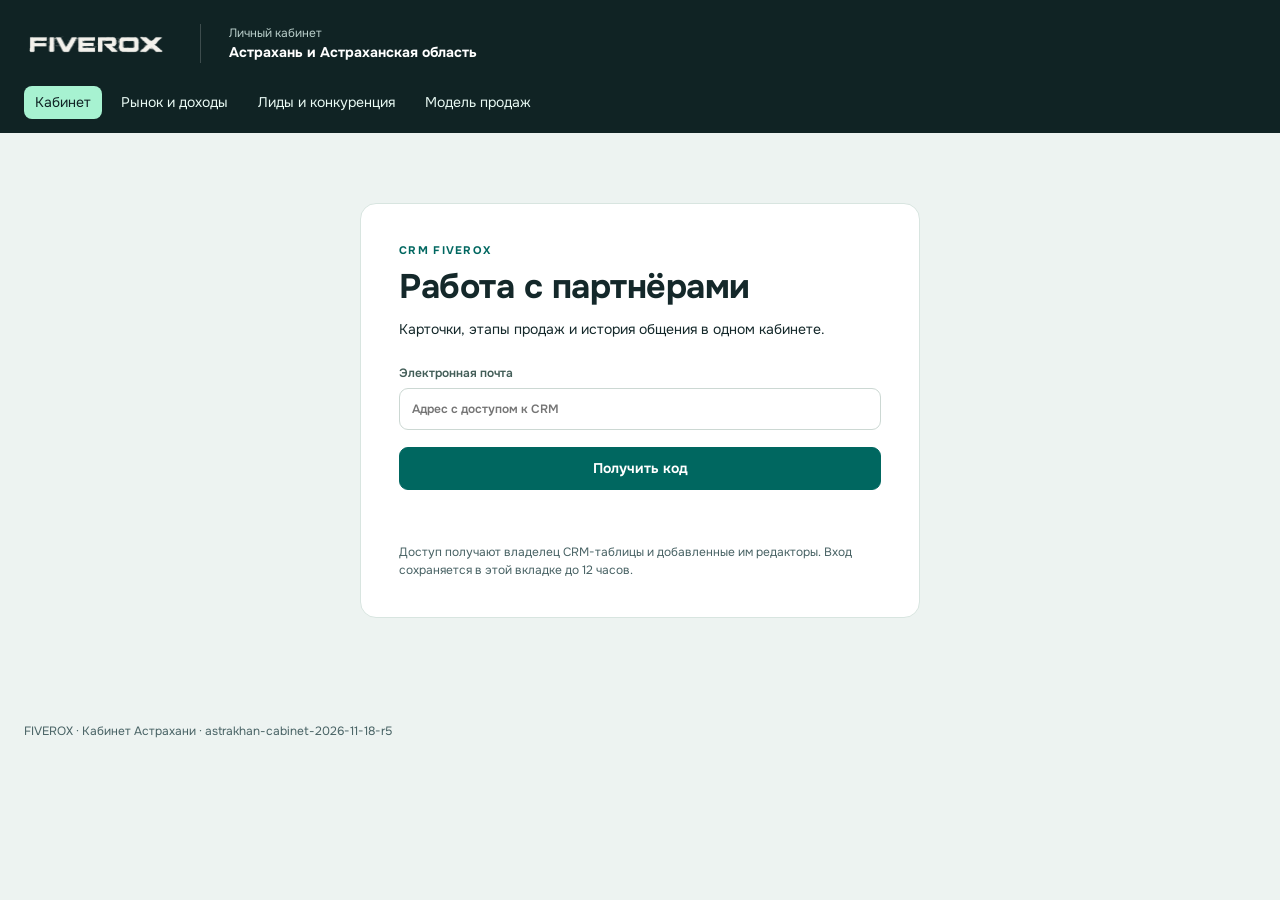
<file: cabinet.html>
<!doctype html>
<html lang="ru">
<head>
<meta charset="utf-8"><meta name="viewport" content="width=device-width,initial-scale=1">
<meta name="robots" content="noindex,nofollow"><meta name="referrer" content="no-referrer">
<title>Личный кабинет · FIVEROX Астрахань</title>
<link rel="stylesheet" href="cabinet.css?v=r4"><script src="crm-config.js?v=r5" defer></script><script src="cabinet-regional.js?v=r7" defer></script>
</head>
<body>
<a class="skip" href="#main">Перейти к содержимому</a>
<header class="bar">
 <div class="container brand"><a href="./index.html" aria-label="FIVEROX, обзор рынка"><img src="fiverox-logo.png" alt="FIVEROX" width="148" height="22"></a><div><span>Личный кабинет</span><strong>Астрахань и Астраханская область</strong></div></div>
 <nav class="container sections" aria-label="Разделы FIVEROX">
  <a href="#crm" data-section="crm">Кабинет</a>
  <a href="#market" data-section="market">Рынок и доходы</a>
  <a href="#leads" data-section="leads">Лиды и конкуренция</a>
  <a href="#model" data-section="model">Модель продаж</a>
 </nav>
</header>
<section id="research" hidden aria-label="Исследование Астрахани">
 <iframe id="researchFrame" title="Рынок, лиды и модель продаж Астрахани" referrerpolicy="no-referrer" sandbox="allow-scripts allow-popups allow-popups-to-escape-sandbox"></iframe>
</section>
<main id="main" class="container">
 <section id="login" class="login panel">
  <div class="eyebrow">CRM FIVEROX</div><h1>Работа с партнёрами</h1><p>Карточки, этапы продаж и история общения в одном кабинете.</p>
  <form id="requestCode"><label>Электронная почта<input name="email" type="email" autocomplete="email" maxlength="254" required placeholder="Адрес с доступом к CRM"></label><button class="primary" type="submit">Получить код</button></form>
  <form id="verifyCode" hidden><p id="destination"></p><label>Код из письма<input name="code" type="text" inputmode="numeric" autocomplete="one-time-code" pattern="[0-9]{8}" maxlength="8" required></label><div class="actions"><button class="primary" type="submit">Войти в кабинет</button><button type="button" id="changeEmail">Другой адрес</button><button type="button" id="resend">Отправить ещё раз</button></div></form>
  <p id="loginStatus" class="status" role="status"></p><button id="resume" type="button" hidden>Повторить загрузку кабинета</button><p class="muted">Доступ получают владелец CRM-таблицы и добавленные им редакторы. Вход сохраняется в этой вкладке до 12 часов.</p>
 </section>
 <section id="workspace" hidden>
  <div class="heading"><div><div class="eyebrow">Кабинет менеджера</div><h1>Партнёры Астрахани</h1><p id="identity" class="muted"></p></div><div class="actions"><a id="crmSheet" class="button" hidden target="_blank" rel="noopener">Открыть CRM-таблицу</a><button id="refresh" type="button">Обновить</button><button id="logout" type="button">Выйти</button></div></div>
  <div id="metrics" class="metrics" aria-live="polite"></div>
  <section class="panel controls"><div class="toolbar"><div class="views" role="group" aria-label="Вид CRM"><button id="listMode" type="button" aria-pressed="true">Список</button><button id="boardMode" type="button" aria-pressed="false">Воронка</button><button id="queueMode" type="button" aria-pressed="false">Очередь</button><button id="auditMode" type="button" aria-pressed="false">Журнал</button></div><span id="count" class="muted"></span></div>
   <div class="filters"><label>Поиск<input id="search" type="search" placeholder="Название, город или ID"></label><label>Этап<select id="stageFilter"><option value="">Все этапы</option></select></label><label>Ответственный<select id="managerFilter"><option value="">Все менеджеры</option></select></label><label>Следующее действие<select id="dueFilter"><option value="">Все даты</option><option value="late">Просрочено</option><option value="today">Сегодня</option><option value="planned">Запланировано</option><option value="none">Без срока</option></select></label><label>Профиль<select id="qualificationFilter"><option value="">Вся база</option><option value="Подтверждено">Подтверждённые</option><option value="Кандидат">Кандидаты</option></select></label></div>
  </section>
  <p id="moveStatus" class="status" role="status"></p><div id="moveRetry" class="actions" hidden></div>
  <p id="workspaceStatus" class="status" role="status"></p>
  <div id="recovery" class="actions" hidden><button id="recover" type="button">Проверить результат</button><button id="retry" type="button" hidden>Подтвердить сохранение</button></div>
  <div id="layout" class="layout"><section id="results" class="panel results" aria-label="Точки CRM"></section><section id="record" class="panel editor-panel" hidden aria-label="Карточка CRM">
   <div class="toolbar"><h2 id="company" tabindex="-1"></h2><button id="reloadCard" type="button">Перечитать</button></div><p id="companyMeta" class="muted"></p><div id="contacts" class="contacts"></div><p id="cardFacts" class="muted"></p>
   <form id="editForm" class="edit-form">
    <div class="grid"><label>Этап<select name="stage" required></select></label><label>Ответственный<input name="manager" maxlength="254"></label><label>Приоритет<select name="priority"></select></label><label>Срок следующего действия<input name="due" type="date"></label></div>
    <label>Следующее действие<input name="next" maxlength="500"></label>
    <div class="grid"><label>Контактное лицо<input name="contact" maxlength="254"></label><label>Должность<input name="position" maxlength="254"></label><label>План первой сделки, ₽<input name="amount" type="number" min="0" max="1000000000000" step="0.01"></label><label>План закрытия<input name="closeDate" type="date"></label><label>Дата первой покупки<input name="purchaseDate" type="date"></label><label>Сумма первой покупки, ₽<input name="purchaseAmount" type="number" min="0" max="1000000000000" step="0.01"></label></div>
    <label>Причина отказа<input name="reason" maxlength="500"></label><label>Комментарий менеджера<textarea name="note" rows="3" maxlength="3000"></textarea></label>
    <div class="actions"><button class="primary" type="submit">Сохранить карточку</button><button id="discard" type="button">Отменить правки</button></div>
   </form><p id="cardStatus" class="status" role="status"></p>
   <details id="historySection"><summary>История общения</summary><form id="activityForm"><div class="grid"><label>Канал<select name="channel" required></select></label><label>Результат<select name="result" required></select></label></div><label>Суть разговора<textarea name="note" rows="2" maxlength="3000"></textarea></label><button type="submit">Записать касание</button></form><div id="history"></div></details>
   <details id="cardAuditSection"><summary>Изменения этой карточки</summary><div id="cardAudit"></div></details>
  </section></div>
  <section id="auditPanel" class="panel" hidden><h2>Журнал изменений</h2><p class="muted">Здесь отображаются изменения через кабинет. Прямые правки в Google Таблицах могут обходить этот журнал.</p><div id="auditEntries"></div></section>
  <details id="admin" class="panel admin" hidden><summary>Доступ и диагностика</summary><p>Выдайте менеджеру права редактора в закрытой CRM-таблице. Для отзыва удалите его доступ к файлу. Следующий запрос кабинета проверит актуальные права.</p><button type="button" id="diagnostics">Проверить отправку кодов</button><div id="diagnosticEntries"></div></details>
 </section>
</main>
<footer class="container muted">FIVEROX · Кабинет Астрахани · <span id="release"></span></footer>
<template id="regionalWorkspaceTemplate">
  <div class="regional-tools">
    <details id="regionalGuide" class="panel"><summary>Инструкция менеджера</summary><div id="regionalGuideItems"></div><p id="regionalGuideStatus" role="status"></p></details>
    <details id="regionalReport" class="panel"><summary>Отчёт руководителя</summary>
      <form id="regionalReportForm" class="grid">
        <label>Период<select name="period"><option value="day">День</option><option value="week">Неделя</option><option value="month">Месяц</option><option value="custom">Свой период</option></select></label>
        <label>Территория<select name="area"><option value="all">Астрахань и область</option><option value="city">Астрахань</option><option value="rest">Область без Астрахани</option></select></label>
        <label hidden>От<input name="from" type="date"></label><label hidden>До<input name="to" type="date"></label>
        <label>Сотрудник<select name="staff"><option value="">Все сотрудники</option></select></label>
        <div class="actions"><button class="primary" type="submit">Показать отчёт</button></div>
      </form>
      <p id="regionalReportStatus" role="status"></p><div id="regionalReportData"></div>
    </details>
    <details id="regionalAssign" class="panel" hidden><summary>Массовое назначение</summary>
      <form id="regionalAssignForm" class="grid">
        <label>Ответственный<select name="target" required></select></label>
        <label>Территория<select name="area"><option value="all">Астрахань и область</option><option value="city">Астрахань</option><option value="rest">Область без Астрахани</option></select></label>
        <div class="actions"><button type="submit">Показать состав назначения</button><button id="regionalAssignConfirm" type="button" hidden>Подтвердить назначение</button></div>
      </form><p id="regionalAssignStatus" role="status"></p>
    </details>
  </div>
</template>
<template id="regionalCardTemplate">
  <details id="regionalSurvey"><summary>Анкета клиента · звонок и визит</summary>
    <form id="regionalSurveyForm"><div id="regionalSurveyFields"></div><button type="submit" disabled>Сохранить анкету</button></form><p id="regionalSurveyStatus" role="status"></p>
  </details>
  <details id="regionalAction"><summary>План, визиты и тесты</summary>
    <form id="regionalActionForm" class="grid">
      <label>Тип<select name="kind"><option value="task">Следующее действие</option><option value="visit">Визит</option><option value="test">Тест</option></select></label>
      <label>Дата<input name="date" type="date" required></label>
      <label>Статус<select name="status"><option value="planned">Запланировано</option><option value="completed">Выполнено</option></select></label>
      <label>Заметка<textarea name="note" rows="2" maxlength="1500"></textarea></label>
      <div class="actions"><button type="submit">Сохранить действие</button></div>
    </form><p id="regionalActionStatus" role="status"></p>
  </details>
  <details id="regionalSale"><summary>Продажи материалов и услуг</summary>
    <form id="regionalSaleForm" class="grid">
      <label>Категория<select name="category"><option value="material">Материал</option><option value="service">Услуга</option></select></label>
      <label>Дата<input name="date" type="date" required></label>
      <label>Позиция<input name="item" maxlength="254" required></label>
      <label>Количество<input name="quantity" type="number" min="1" step="1" required></label>
      <label>Цена за единицу, ₽<input name="unitPrice" type="number" min="0" step="0.01" required></label>
      <label>Статус<select name="status"><option value="planned">Запланирована</option><option value="confirmed">Подтверждена</option></select></label>
      <label>Заметка<textarea name="note" rows="2" maxlength="1500"></textarea></label>
      <div class="actions"><button type="submit">Сохранить продажу</button></div>
    </form><p id="regionalSaleStatus" role="status"></p>
  </details>
</template>
<style>
  .regional-tools { display:grid; gap:.6rem; margin-top:1rem; margin-bottom:1rem }
  .regional-tools h3,.regional-tools p { overflow-wrap:anywhere }
  .regional-tools .grid,.editor-panel details .grid,#regionalSurveyFields .grid { grid-template-columns:repeat(auto-fit,minmax(min(100%,12rem),1fr)) }
  #regionalSurveyFields fieldset { min-width:0; border:1px solid #8886; border-radius:.65rem; padding:.75rem; margin:.6rem 0 }
  #regionalSurveyFields input,#regionalSurveyFields textarea,#regionalSurveyFields select { width:100%;min-width:0 }
</style>
</body></html>
</file>
<file: cabinet.css>
@font-face{font-family:Onest;src:url('onest-variable.ttf') format('truetype');font-weight:100 900;font-display:swap}
:root{font:14px/1.5 Onest,Arial,sans-serif;color:#14282a;background:#edf3f1;--green:#006760;--line:#d8e5e0;--muted:#486264}
*{box-sizing:border-box}body{margin:0}a{color:var(--green)}.container{width:min(1440px,calc(100% - 48px));margin:auto}.bar{background:#102324;color:white}.brand{display:flex;align-items:center;gap:28px;min-height:86px}.brand>div{display:grid;border-left:1px solid #ffffff30;padding-left:28px}.brand span{font-size:12px;color:#b9ceca}.brand strong{font-size:14px}.brand img{display:block;max-width:148px;object-fit:contain}.back{margin-left:auto;color:white;text-decoration:none;border:1px solid #ffffff55;border-radius:9px;padding:9px 14px}
h1,h2,h3,p{margin:0}h1{font-size:29px;line-height:1.2;letter-spacing:-.5px}h2{font-size:21px}h3{font-size:15px}.eyebrow{text-transform:uppercase;font-size:11px;letter-spacing:1.3px;font-weight:700;color:var(--green);margin-bottom:8px}.panel{background:white;border:1px solid var(--line);border-radius:16px;padding:23px;min-width:0}.muted{color:var(--muted);font-size:12px}.status{min-height:1.5em;margin:10px 0;color:#356a60;white-space:pre-wrap;overflow-wrap:anywhere}.status.error{color:#ad3333}.login{max-width:560px;margin:70px auto 80px;padding:38px}.login h1{font-size:34px;margin-bottom:12px}.login>p{margin-bottom:22px}.login form{display:grid;gap:17px;margin-top:24px}.login .muted{margin:18px 0 0}
input,select,textarea,button{font:inherit}label{display:grid;gap:6px;font-size:12px;font-weight:600;color:#425d57}input,select,textarea{width:100%;min-width:0;padding:11px 12px;border:1px solid #ccd8d3;border-radius:9px;background:white;color:#16292a}textarea{resize:vertical}button,.button{border:1px solid #cad8d2;border-radius:9px;background:#f9fbfa;color:#285b50;padding:10px 14px;font-weight:650;text-decoration:none;cursor:pointer;display:inline-block}button.primary{background:var(--green);color:white;border-color:var(--green)}button:hover,.button:hover{filter:brightness(.97)}button:disabled{cursor:wait;opacity:.6}:focus-visible{outline:3px solid #65a191;outline-offset:3px}.actions{display:flex;gap:9px;align-items:center;flex-wrap:wrap}.heading{display:flex;justify-content:space-between;gap:20px;align-items:center;margin:32px 0 20px}.heading .muted{margin-top:8px}
.metrics{display:grid;grid-template-columns:repeat(5,minmax(0,1fr));gap:12px;margin-bottom:20px}.metric{padding:16px 20px;background:white;border:1px solid var(--line);border-radius:12px}.metric span{display:block;color:var(--muted);font-size:12px}.metric strong{font-size:27px}.toolbar{display:flex;align-items:center;justify-content:space-between;gap:12px;flex-wrap:wrap}.views{display:flex;gap:6px}.views button[aria-pressed=true]{background:#dcebe6;border-color:#9cbdb0;color:#21483d}.filters{display:grid;grid-template-columns:1.6fr 1fr 1fr 1fr 1fr;gap:12px;margin-top:18px}.layout{display:grid;grid-template-columns:minmax(300px,.7fr) minmax(0,1.3fr);gap:18px;margin:16px 0}.layout.board-layout{grid-template-columns:1fr}.results{max-height:850px;overflow:auto;padding:16px}.record-button{display:block;width:100%;text-align:left;background:white;border:1px solid var(--line);padding:14px;margin-bottom:8px;font-weight:400}.record-button strong{display:block;font-size:15px;color:#172e29}.record-button p{font-size:12px;color:#627773;margin-top:5px}.record-button[aria-current=true]{background:#e7f1ed;border-color:#83af9e}.record-button.draggable{cursor:grab}.pill{display:inline-block;padding:2px 7px;border-radius:12px;background:#eef4f1;color:#42645a;font-size:11px;margin-top:6px}.pill.late{background:#f9e9e8;color:#973d36}.pill.today{background:#fff2d7;color:#846120}
.board{display:grid;grid-auto-flow:column;grid-auto-columns:minmax(200px,1fr);gap:12px;overflow:auto;padding-bottom:10px}.column{background:#f3f7f5;border:1px solid var(--line);border-radius:12px;padding:10px;min-height:210px}.column h3{display:flex;justify-content:space-between;gap:12px;min-height:52px}.column h3 span{font-size:12px;font-weight:500}.column.drop-target{outline:2px solid var(--green)}.column-list{max-height:390px;overflow:auto}.column .record-button{padding:10px}.board-layout .results{max-height:none}.editor-panel .toolbar{margin-bottom:10px}.editor-panel p{margin-top:10px}.contacts{display:flex;gap:12px;flex-wrap:wrap;margin-top:12px;overflow-wrap:anywhere}.edit-form{display:grid;gap:13px;margin-top:18px}.grid{display:grid;grid-template-columns:1fr 1fr;gap:13px}details{border-top:1px solid var(--line);padding-top:16px;margin-top:20px}summary{cursor:pointer;font-weight:700}details form{display:grid;gap:12px;margin:16px 0}.history-entry,.audit-entry{padding:14px 0;border-bottom:1px solid var(--line);overflow-wrap:anywhere}.history-entry p,.audit-entry p{white-space:pre-wrap;margin-top:5px}.audit-entry ul{padding-left:18px;margin:8px 0 0}.admin{margin:18px 0;background:white}.admin p{margin:15px 0;max-width:950px}.empty{padding:30px 10px;color:var(--muted)}footer{padding:24px 0 38px}.skip{position:absolute;left:-9999px}.skip:focus{left:10px;top:10px;background:white;padding:8px;z-index:99}[hidden]{display:none!important}
@media(max-width:1000px){.filters{grid-template-columns:repeat(3,minmax(0,1fr))}.layout{grid-template-columns:1fr}.results{max-height:360px}.board-layout .results{max-height:none}.metrics{grid-template-columns:repeat(3,minmax(0,1fr))}.heading{align-items:flex-start;flex-direction:column}}
@media(max-width:600px){.container{width:calc(100% - 28px)}.brand{gap:14px;min-height:76px;flex-wrap:wrap;padding:16px 0}.brand>div{border:0;padding:0}.brand img{width:115px}.brand span{font-size:10px}.brand strong{font-size:11px}.back{width:100%;text-align:center;padding:6px}.login{margin:24px auto;padding:24px}.login h1{font-size:28px}.filters,.grid{grid-template-columns:1fr}.metrics{grid-template-columns:1fr 1fr}.metric{padding:12px}.metric strong{font-size:24px}.views{width:100%;overflow:auto}.views button{white-space:nowrap;padding:9px 12px}.panel{padding:16px}.heading h1{font-size:26px}.heading .actions{width:100%}.heading .actions>*{flex:1;text-align:center}.board{grid-auto-columns:220px}.column-list{max-height:380px}.toolbar h2{font-size:20px}.status{font-size:13px}}


.sections{display:flex;flex-wrap:wrap;gap:8px;padding-block:0 14px}
.sections a{color:#e9faf4;text-decoration:none;padding:6px 11px;border-radius:8px}
.sections a[aria-current="page"]{background:#a7f2d1;color:#102324}
#researchFrame{display:block;width:100%;height:calc(100dvh - 140px);min-height:360px;border:0}
#moveStatus:empty{display:none}
.record-button[data-move-state]{border-color:#c4964b}
.move-state{display:block;margin-top:5px;color:#794c11;font-size:12px}
.draggable{cursor:grab}
.pointer-preview{position:fixed;z-index:20;pointer-events:none;max-width:240px;padding:10px 14px;border-radius:10px;background:#102324;color:#fff;box-shadow:0 8px 24px #10232433}
body.board-dragging{user-select:none;cursor:grabbing}
@media(max-width:600px){.sections{gap:4px}.sections a{padding:5px 8px;font-size:12px}}
</file>
